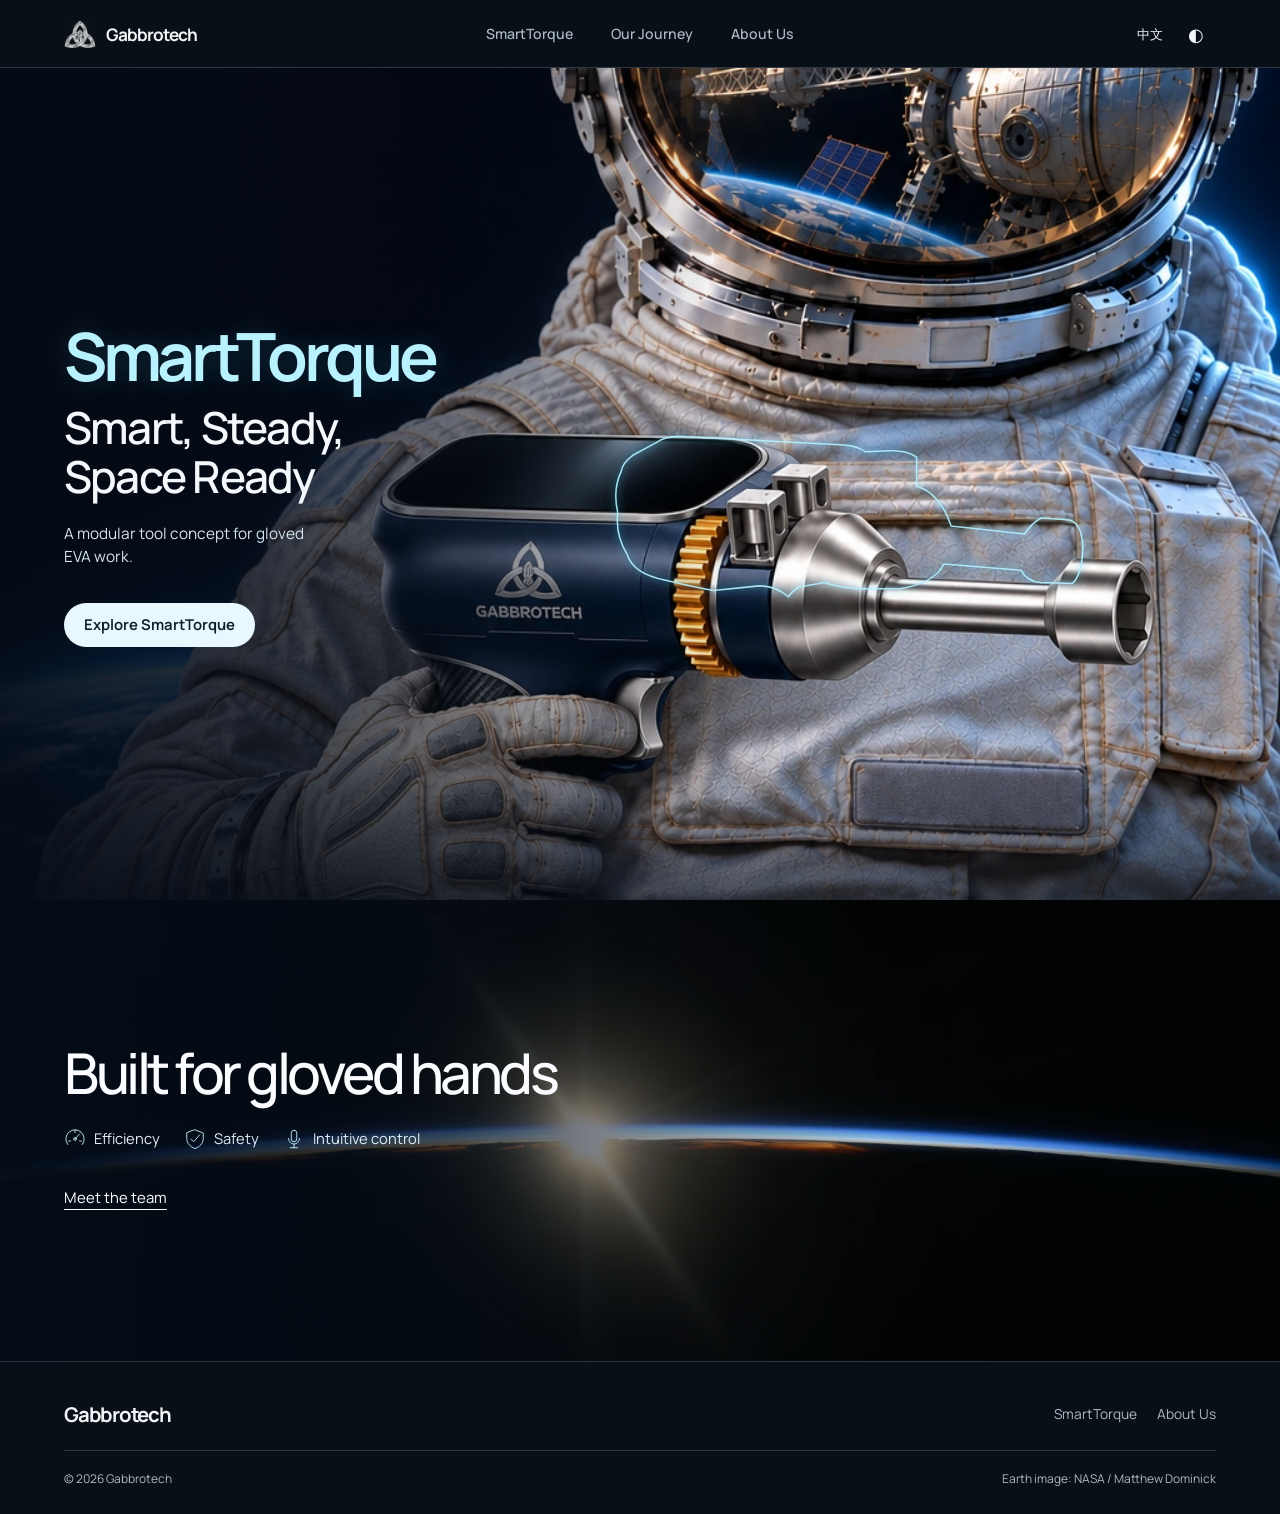
<file: index.html>
<!doctype html>
<html lang="en"><head><meta charset="utf-8"><script>try{document.documentElement.dataset.theme=localStorage.getItem("gabbrotech-theme")||"dark"}catch{}</script><link rel="preload" as="font" type="font/woff2" href="/assets/manrope-latin.woff2" crossorigin><meta name="viewport" content="width=device-width,initial-scale=1"><meta name="theme-color" content="#071017"><title>Gabbrotech — Intelligent Tools for the Work Beyond</title><meta name="description" content="Gabbrotech develops intelligent, modular hardware concepts for demanding EVA operations. Explore SmartTorque, a multifunction handheld tool platform."><link rel="icon" type="image/svg+xml" href="data:image/svg+xml,%3Csvg%20xmlns='http://www.w3.org/2000/svg'%20viewBox='0%200%2064%2064'%3E%3Crect%20width='64'%20height='64'%20fill='%23071017'/%3E%3Cpath%20d='M49%2017H22L14%2025v22h28l8-8V31H32v8h9v1H23V25h26z'%20fill='%2372e3f4'/%3E%3C/svg%3E"><link rel="stylesheet" href="/assets/site.css?v=studio1"><script defer src="/assets/site.js?v=768c9d5bfb41"></script><link rel="stylesheet" href="/assets/editorial.css"><script defer src="/assets/editorial.js?v=operation1"></script><link rel="stylesheet" href="/assets/studio.css?v=studio1"><link rel="stylesheet" href="/assets/home-hero.css?v=1ce94b05476a"></head><body class="home-experience"><a class="skip" href="#main">Skip to content</a><header class="site-header"><div class="wrap nav"><a class="brand" href="/" aria-label="Gabbrotech home"><span class="brand-mark" aria-hidden="true"><img src="/assets/gabbrotech-symbol.webp" alt=""></span>Gabbrotech</a><nav class="nav-links" id="navigation" aria-label="Main navigation"><a href="/smarttorque/" data-i18n-skip data-en="SmartTorque" data-zh="SmartTorque">SmartTorque</a><a href="/journey/" data-i18n-skip data-en="Our Journey" data-zh="探索历程">Our Journey</a><a href="/about/" data-i18n-skip data-en="About Us" data-zh="关于我们">About Us</a></nav><div class="nav-actions"><div class="display-controls"><button class="display-toggle language-toggle" type="button" data-ui="language" aria-label="Switch to Chinese">中文</button><button class="display-toggle theme-toggle" type="button" data-ui="theme" aria-label="Switch to light mode" title="Theme">◐</button></div><button class="menu-toggle" type="button" aria-label="Toggle navigation" aria-controls="navigation" aria-expanded="false">☰</button></div></div></header><main id="main"><section id="about" class="home-hero" aria-labelledby="home-hero-title">
  <div class="home-hero-art">
    <picture>
      <source media="(max-aspect-ratio: 11/10)" srcset="/assets/editorial/smarttorque-hero-portrait.webp 1024w, /assets/editorial/smarttorque-hero-portrait-hd.webp 2048w" sizes="max(100vw, 67svh)">
      <img src="/assets/editorial/smarttorque-hero-wide.webp" srcset="/assets/editorial/smarttorque-hero-wide.webp 1672w, /assets/editorial/smarttorque-hero-wide-hd.webp 3344w" sizes="max(100vw, 178svh)" width="1672" height="941" fetchpriority="high" alt="Astronaut holding SmartTorque above Earth">
    </picture>
    <svg class="home-hero-outline home-hero-outline--wide" viewBox="0 0 1672 941" preserveAspectRatio="xMaxYMid slice" aria-hidden="true">
      <path d="M927 456 Q928 447 940 438 L966 424 Q978 415 1001 417 L1175 426 Q1195 427 1203 434 L1231 433 Q1249 432 1261 440 L1261 473 Q1288 481 1300 518 L1383 527 Q1392 514 1402 509 L1431 511 Q1448 512 1449 543 Q1448 574 1437 583 L1401 582 Q1386 581 1379 568 L1292 561 Q1281 583 1242 589 L1193 589 Q1171 587 1157 582 L1128 587 Q1119 593 1116 598 Q1099 584 1080 586 L1031 591 Q1000 585 976 579 Q941 572 934 551 Q920 528 923 503 Q917 477 927 456Z"/>
    </svg>
    <svg class="home-hero-outline home-hero-outline--portrait" viewBox="0 0 1024 1536" preserveAspectRatio="xMaxYMid slice" aria-hidden="true">
      <path d="M305 780 Q298 764 315 748 L357 732 Q369 728 387 728 L578 732 Q598 733 609 741 L624 751 L646 752 Q662 754 663 764 L663 791 Q700 802 723 840 L835 848 L854 829 L895 828 Q917 829 921 864 Q919 904 907 911 L858 909 Q848 907 836 890 L722 883 Q710 911 666 924 L581 920 Q564 923 547 926 L535 925 Q524 927 519 936 Q493 931 471 937 L438 942 Q404 919 370 908 L337 899 Q318 892 309 869 Q300 848 303 834 Q297 808 305 780Z"/>
    </svg>
  </div>
  <div class="home-hero-copy">
    <h1 id="home-hero-title" data-i18n-skip>SmartTorque</h1>
    <p class="home-hero-slogan" lang="en" data-i18n-skip><span>Smart, Steady,</span> <span>Space Ready</span></p>
    <p class="home-hero-definition" data-i18n-skip data-en="A modular tool concept for gloved EVA work." data-zh="为戴手套的舱外作业设计的模块化工具。">A modular tool concept for gloved EVA work.</p>
    <a class="home-hero-link" href="/smarttorque/" data-i18n-skip data-en="Explore SmartTorque" data-zh="探索 SmartTorque">Explore SmartTorque</a>
  </div>
</section>
<section class="mission-field" id="applications" aria-labelledby="mission-title"><img class="orbital-atmosphere" src="/assets/editorial/orbital-horizon.webp" alt="" loading="lazy" decoding="async"><div class="mission-words"><h2 id="mission-title" data-i18n-skip data-en="Built for gloved hands" data-zh="为戴手套的双手而设计">Built for gloved hands</h2><div class="mission-symbols"><div><svg viewbox="0 0 48 48" fill="none" stroke="currentColor" stroke-width="2" stroke-linecap="round" stroke-linejoin="round" aria-hidden="true"><path d="M8 36a20 20 0 1 1 32 0M24 24l10-11M10 29l4-1m20 0 4 1M24 5v5"></path><circle cx="24" cy="24" r="3"></circle></svg><span data-i18n-skip data-en="Efficiency" data-zh="作业效率">Efficiency</span></div><div><svg viewbox="0 0 48 48" fill="none" stroke="currentColor" stroke-width="2" stroke-linecap="round" stroke-linejoin="round" aria-hidden="true"><path d="M24 4 42 11v12c0 11-8 18-18 22C14 41 6 34 6 23V11Z"></path><path d="m15 24 6 6 13-15"></path></svg><span data-i18n-skip data-en="Safety" data-zh="操作安全">Safety</span></div><div><svg viewbox="0 0 48 48" fill="none" stroke="currentColor" stroke-width="2" stroke-linecap="round" stroke-linejoin="round" aria-hidden="true"><rect x="18" y="5" width="12" height="25" rx="6"></rect><path d="M12 23a12 12 0 0 0 24 0M24 35v8m-8 0h16"></path></svg><span data-i18n-skip data-en="Intuitive control" data-zh="直观控制">Intuitive control</span></div></div><a class="action-link" href="/about/"><span data-i18n-skip data-en="Meet the team" data-zh="认识团队">Meet the team</span></a></div></section></main><footer class="site-footer"><div class="studio-footer"><a class="brand" href="/">Gabbrotech</a><div class="footer-links"><a href="/smarttorque/">SmartTorque</a><a href="/about/"><span data-i18n-skip data-en="About Us" data-zh="关于我们">About Us</span></a></div><div class="studio-colophon"><span>© 2026 Gabbrotech</span><a href="https://www.nasa.gov/image-article/sunrise-begins/" rel="noopener" target="_blank"><span data-i18n-skip data-en="Earth image: NASA / Matthew Dominick" data-zh="地球日出摄影 · NASA / Matthew Dominick">Earth image: NASA / Matthew Dominick</span></a></div></div></footer></body></html>
</file>
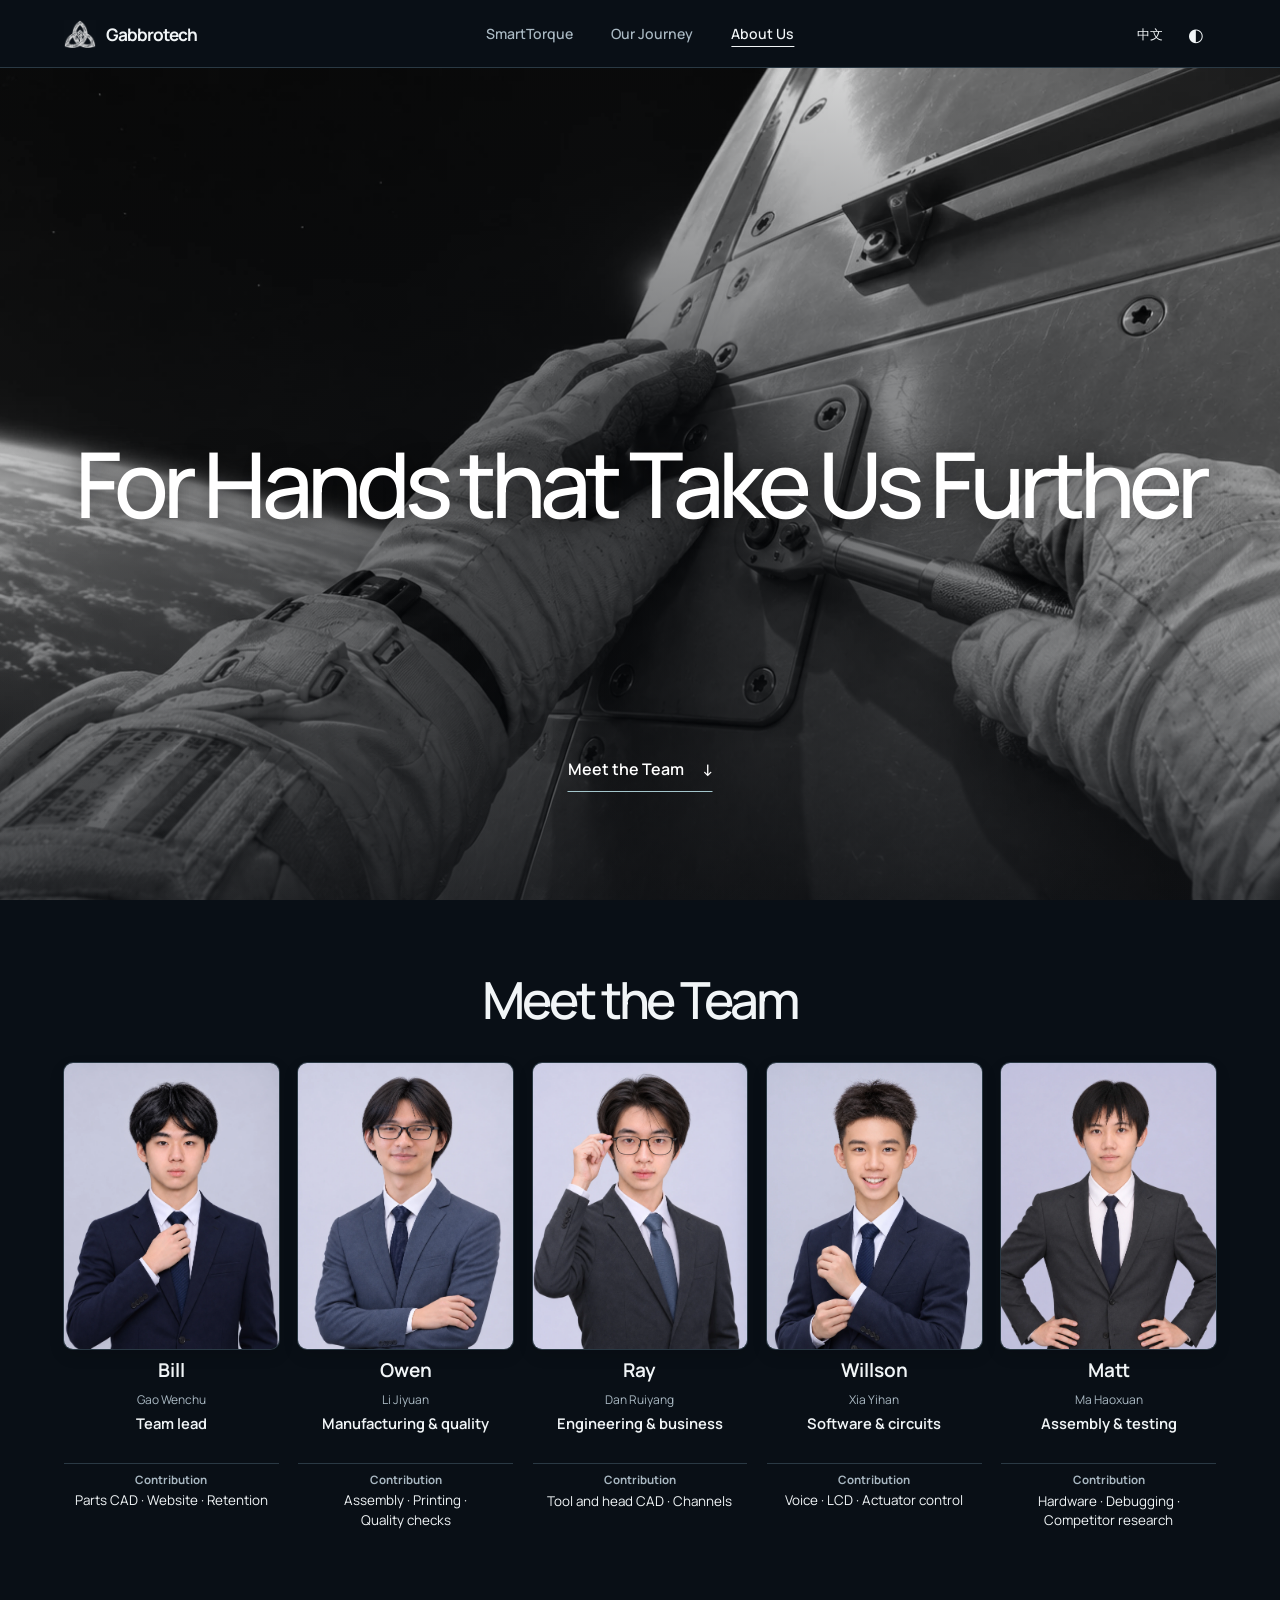
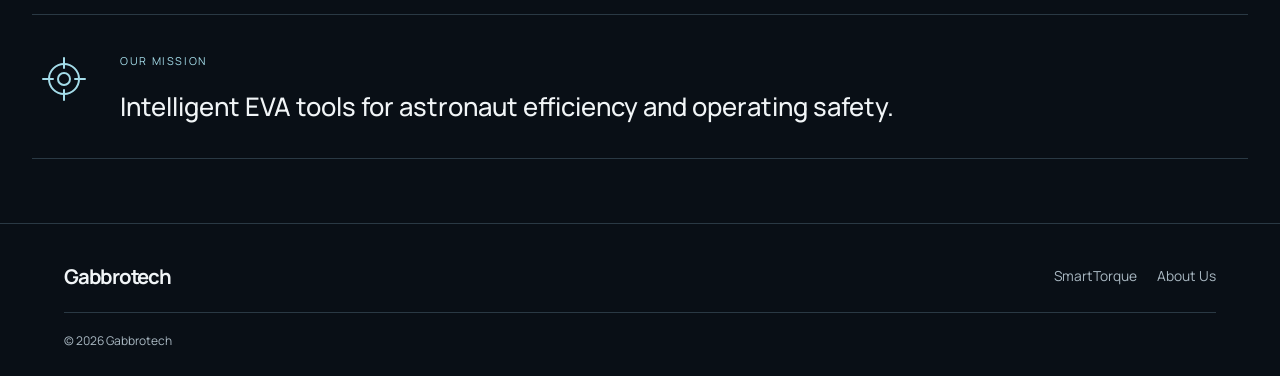
<file: about/index.html>
<!doctype html>
<html lang="en"><head><meta charset="utf-8"><script>try{document.documentElement.dataset.theme=localStorage.getItem("gabbrotech-theme")||"dark"}catch{}</script><link rel="preload" as="font" type="font/woff2" href="/assets/manrope-latin.woff2" crossorigin><meta name="viewport" content="width=device-width,initial-scale=1"><meta name="theme-color" content="#071017"><title>About Us | Gabbrotech</title><meta name="description" content="Gabbrotech develops intelligent, modular hardware concepts for demanding EVA operations. Explore SmartTorque, a multifunction handheld tool platform."><link rel="icon" type="image/svg+xml" href="data:image/svg+xml,%3Csvg%20xmlns='http://www.w3.org/2000/svg'%20viewBox='0%200%2064%2064'%3E%3Crect%20width='64'%20height='64'%20fill='%23071017'/%3E%3Cpath%20d='M49%2017H22L14%2025v22h28l8-8V31H32v8h9v1H23V25h26z'%20fill='%2372e3f4'/%3E%3C/svg%3E"><link rel="stylesheet" href="/assets/site.css?v=studio1"><link rel="stylesheet" href="/assets/stage.css"><script defer src="/assets/site.js?v=768c9d5bfb41"></script><script defer src="/assets/voice.js"></script><script defer src="/assets/features.js"></script><link rel="stylesheet" href="/assets/editorial.css"><script defer src="/assets/editorial.js?v=operation1"></script><link rel="stylesheet" href="/assets/pages.css?v=nov11b"><link rel="stylesheet" href="/assets/team-portraits.css?v=nov14"><link rel="stylesheet" href="/assets/team-first.css?v=nov14"><link rel="stylesheet" href="/assets/studio.css?v=studio1"><link rel="stylesheet" href="/assets/operation.css?v=1"><link rel="stylesheet" href="/assets/about-team-motion.css?v=ad4baccc0ef2"><script defer src="/assets/about-team-motion.js?v=1295817b3db1"></script></head><body><a class="skip" href="#main">Skip to content</a><header class="site-header"><div class="wrap nav"><a class="brand" href="/" aria-label="Gabbrotech home"><span class="brand-mark" aria-hidden="true"><img src="/assets/gabbrotech-symbol.webp" alt=""></span>Gabbrotech</a><nav class="nav-links" id="navigation" aria-label="Main navigation"><a href="/smarttorque/" data-i18n-skip data-en="SmartTorque" data-zh="SmartTorque">SmartTorque</a><a href="/journey/" data-i18n-skip data-en="Our Journey" data-zh="探索历程">Our Journey</a><a href="/about/" aria-current="page" data-i18n-skip data-en="About Us" data-zh="关于我们">About Us</a></nav><div class="nav-actions"><div class="display-controls"><button class="display-toggle language-toggle" type="button" data-ui="language" aria-label="Switch to Chinese">中文</button><button class="display-toggle theme-toggle" type="button" data-ui="theme" aria-label="Switch to light mode" title="Theme">◐</button></div><button class="menu-toggle" type="button" aria-label="Toggle navigation" aria-controls="navigation" aria-expanded="false">☰</button></div></div></header><main id="main"><section class="people-hero team-hero" aria-labelledby="people-motto"><img src="/assets/editorial/about-eva-hands.webp" width="1916" height="821" fetchpriority="high" alt=""><div class="people-copy"><h1 id="people-motto" class="company-slogan" data-i18n-skip data-en="For Hands that Take Us Further" data-zh="为探索者的双手而造">For Hands that Take Us Further</h1><a href="#team"><span  data-i18n-skip data-en="Meet the Team" data-zh="认识团队">Meet the Team</span> <span aria-hidden="true">↓</span></a></div></section>
<section id="team" data-team-video="/assets/team/team-entrance.mp4?v=17614f5a51db" class="team-landing" aria-labelledby="team-title"><div class="team-entrance"><div class="team-portrait-stage"><header class="team-landing-heading"><h2 id="team-title" data-i18n-skip data-en="Meet the Team" data-zh="认识我们的团队">Meet the Team</h2></header><ul class="team-frame-grid"><li class="team-frame"><div class="member-portrait has-photo"><img src="/assets/team/bill-natural.webp" alt="Bill — Gabbrotech team portrait" width="1086" height="1448" loading="lazy" decoding="async"></div><h3 class="team-frame-name">Bill</h3><div class="member-info"><p data-i18n-skip data-en="Gao Wenchu" data-zh="高文楚" class="member-name">Gao Wenchu</p><p class="member-role" data-i18n-skip data-en="Team lead" data-zh="团队负责人">Team lead</p><div class="member-contribution"><p class="member-contribution-label" data-i18n-skip data-en="Contribution" data-zh="贡献">Contribution</p><p data-i18n-skip data-en="Parts CAD · Website · Retention" data-zh="零件建模 · 网页设计 · 防丢失结构" class="member-work">Parts CAD · Website · Retention</p></div></div></li><li class="team-frame"><div class="member-portrait has-photo"><img src="/assets/team/owen.webp" alt="Owen — Gabbrotech team portrait" width="1086" height="1448" loading="lazy" decoding="async"></div><h3 class="team-frame-name">Owen</h3><div class="member-info"><p data-i18n-skip data-en="Li Jiyuan" data-zh="李纪源" class="member-name">Li Jiyuan</p><p class="member-role" data-i18n-skip data-en="Manufacturing &amp; quality" data-zh="制造与质量">Manufacturing &amp; quality</p><div class="member-contribution"><p class="member-contribution-label" data-i18n-skip data-en="Contribution" data-zh="贡献">Contribution</p><p data-i18n-skip data-en="Assembly · Printing · Quality checks" data-zh="产品组装 · 打印监督 · 质量检查" class="member-work">Assembly · Printing · Quality checks</p></div></div></li><li class="team-frame"><div class="member-portrait has-photo"><img src="/assets/team/ray-refined.webp" alt="Ray — Gabbrotech team portrait" width="1086" height="1448" loading="lazy" decoding="async"></div><h3 class="team-frame-name">Ray</h3><div class="member-info"><p data-i18n-skip data-en="Dan Ruiyang" data-zh="但睿洋" class="member-name">Dan Ruiyang</p><p class="member-role" data-i18n-skip data-en="Engineering &amp; business" data-zh="工程与商业">Engineering &amp; business</p><div class="member-contribution"><p class="member-contribution-label" data-i18n-skip data-en="Contribution" data-zh="贡献">Contribution</p><p data-i18n-skip data-en="Tool and head CAD · Channels" data-zh="工具与接头建模 · 销售渠道" class="member-work">Tool and head CAD · Channels</p></div></div></li><li class="team-frame"><div class="member-portrait has-photo"><img src="/assets/team/wilson.webp" alt="Willson — Gabbrotech team portrait" width="1086" height="1448" loading="lazy" decoding="async"></div><h3 class="team-frame-name">Willson</h3><div class="member-info"><p data-i18n-skip data-en="Xia Yihan" data-zh="夏翊涵" class="member-name">Xia Yihan</p><p class="member-role" data-i18n-skip data-en="Software &amp; circuits" data-zh="软件与电路">Software &amp; circuits</p><div class="member-contribution"><p class="member-contribution-label" data-i18n-skip data-en="Contribution" data-zh="贡献">Contribution</p><p data-i18n-skip data-en="Voice · LCD · Actuator control" data-zh="语音交互 · LCD 显示 · 执行器控制" class="member-work">Voice · LCD · Actuator control</p></div></div></li><li class="team-frame"><div class="member-portrait has-photo"><img src="/assets/team/matt-studio-close.webp" alt="Matt — Gabbrotech team portrait" width="1086" height="1448" loading="lazy" decoding="async"></div><h3 class="team-frame-name">Matt</h3><div class="member-info"><p data-i18n-skip data-en="Ma Haoxuan" data-zh="马颢轩" class="member-name">Ma Haoxuan</p><p class="member-role" data-i18n-skip data-en="Assembly &amp; testing" data-zh="组装与测试">Assembly &amp; testing</p><div class="member-contribution"><p class="member-contribution-label" data-i18n-skip data-en="Contribution" data-zh="贡献">Contribution</p><p data-i18n-skip data-en="Hardware · Debugging · Competitor research" data-zh="硬件组装 · 调试维修 · 竞品研究" class="member-work">Hardware · Debugging · Competitor research</p></div></div></li></ul></div></div></section><section class="about-mission"><div class="mission-icon-large"><svg viewbox="0 0 48 48" fill="none" stroke="currentColor" stroke-width="2" stroke-linecap="round" stroke-linejoin="round" aria-hidden="true"><circle cx="24" cy="24" r="15"></circle><circle cx="24" cy="24" r="6"></circle><path d="M24 3v10m0 22v10M3 24h10m22 0h10"></path></svg></div><div><small data-i18n-skip data-en="OUR MISSION" data-zh="我们的使命">OUR MISSION</small><h2 data-i18n-skip data-en="Intelligent EVA tools for astronaut efficiency and operating safety." data-zh="设计智能化舱外工具，提升宇航员的工作效率与操作安全。">Intelligent EVA tools for astronaut efficiency and operating safety.</h2></div></section></main><footer class="site-footer"><div class="studio-footer"><a class="brand" href="/">Gabbrotech</a><div class="footer-links"><a href="/smarttorque/">SmartTorque</a><a href="/about/"><span data-i18n-skip data-en="About Us" data-zh="关于我们">About Us</span></a></div><div class="studio-colophon"><span>© 2026 Gabbrotech</span></div></div></footer></body></html>
</file>
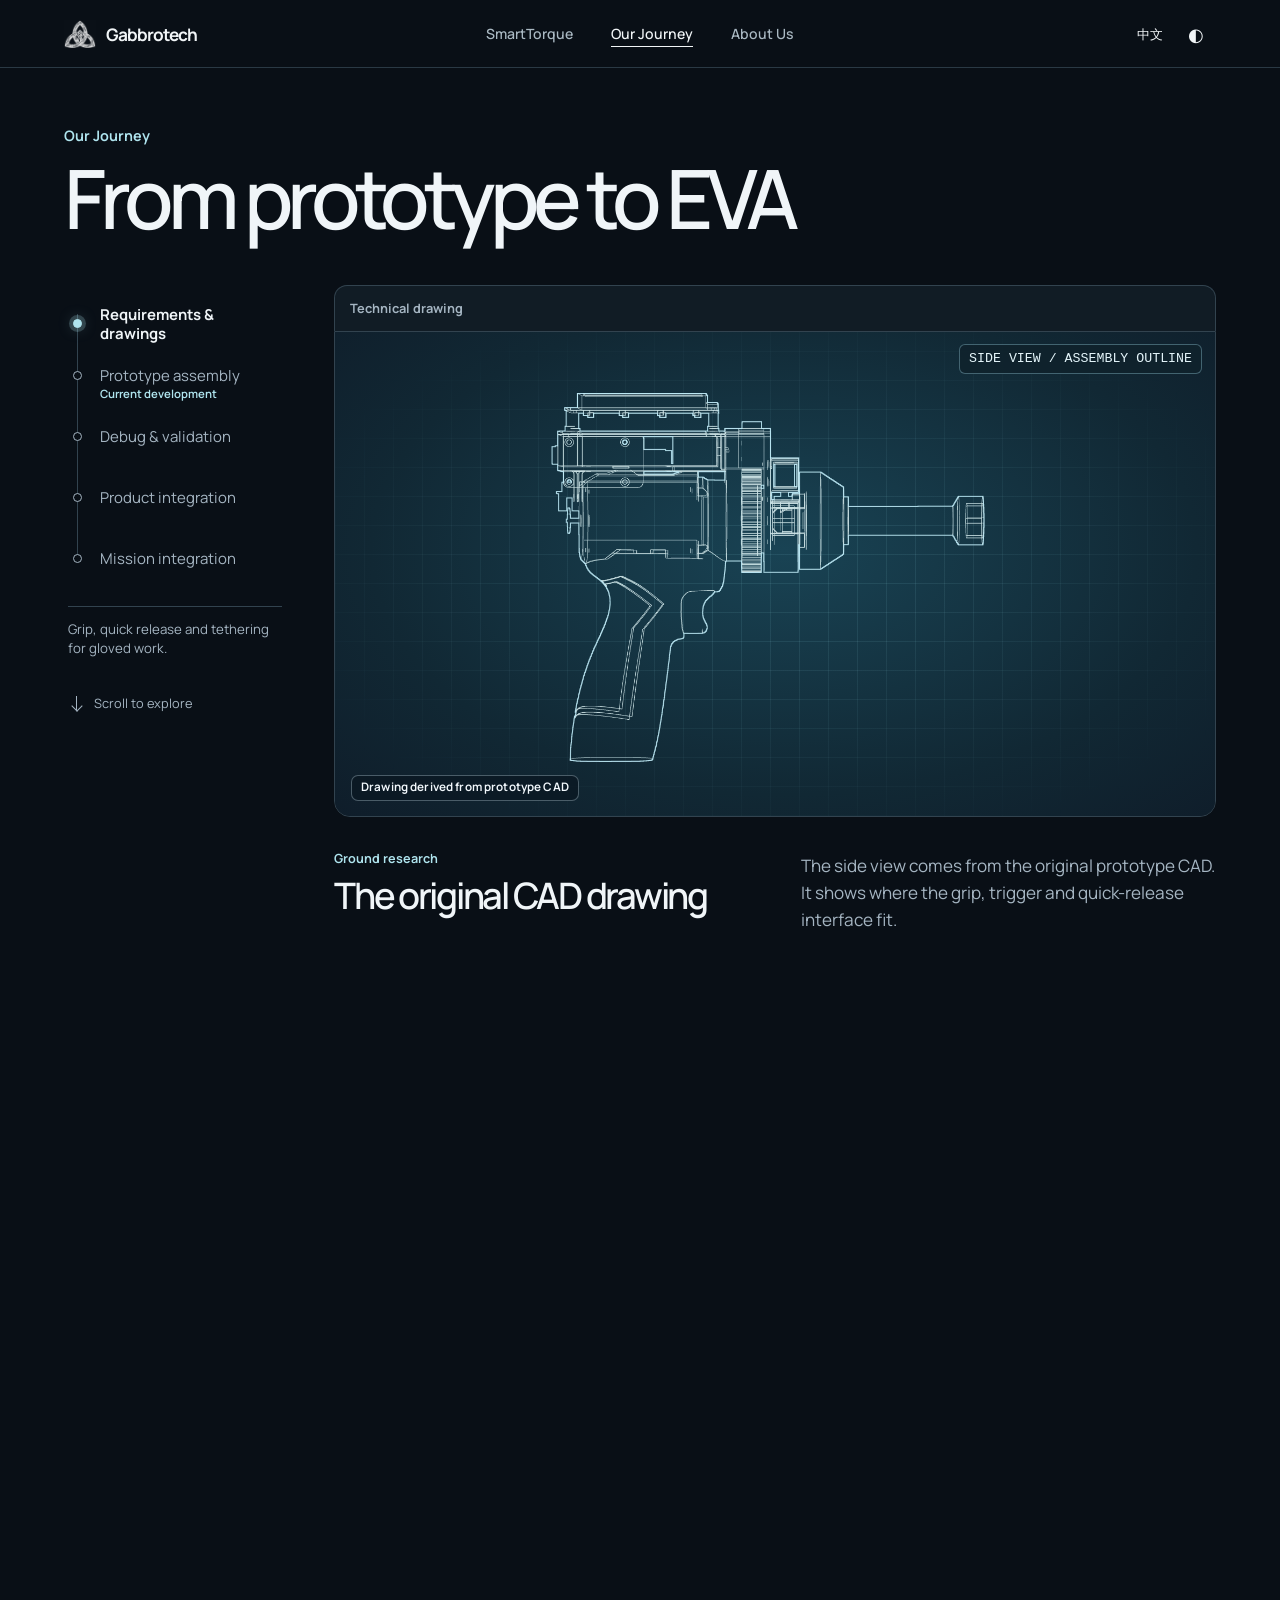
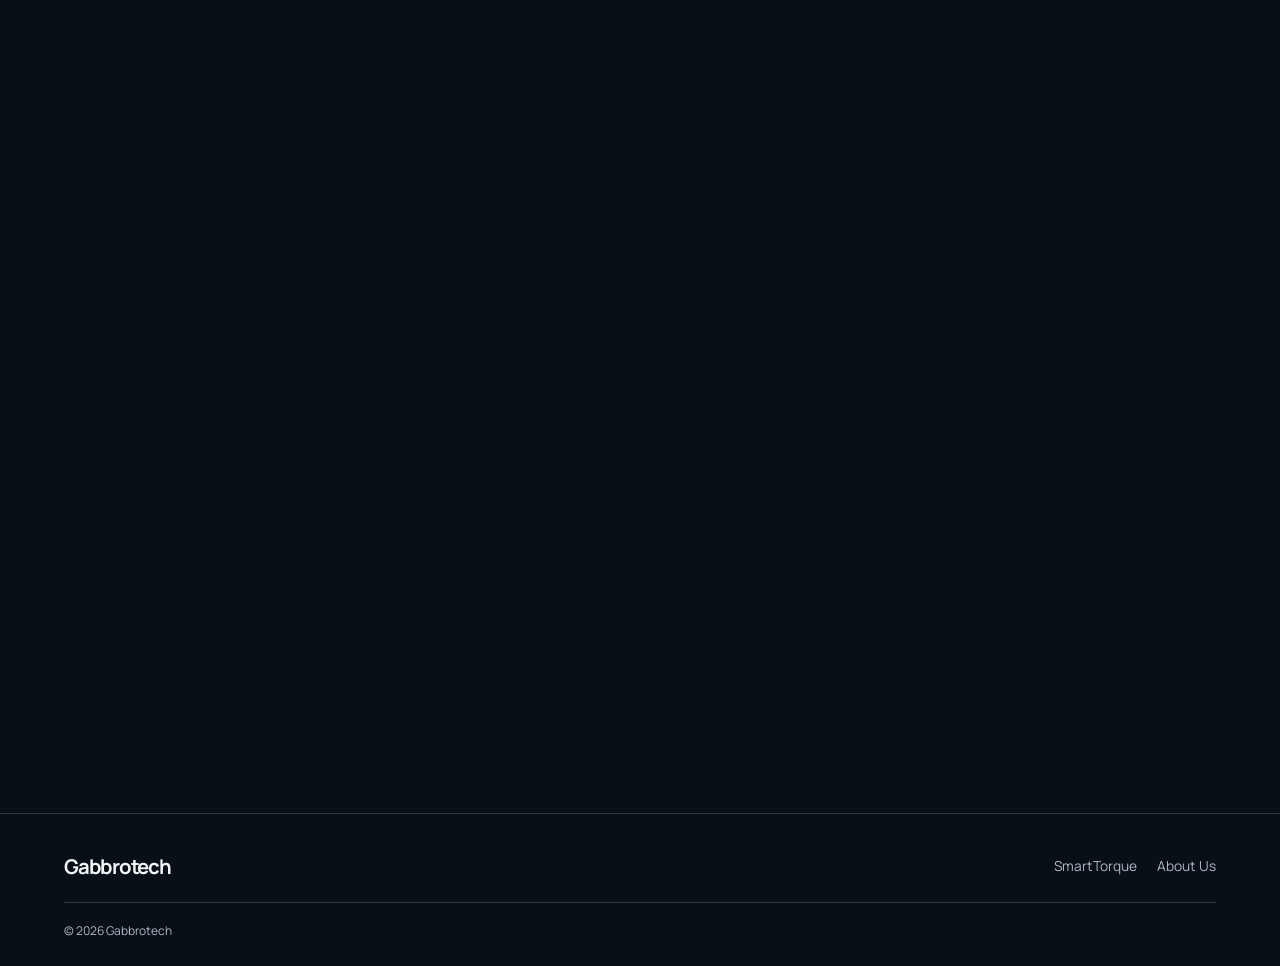
<file: journey/index.html>
<!doctype html>
<html lang="en"><head><meta charset="utf-8"><script>try{document.documentElement.dataset.theme=localStorage.getItem("gabbrotech-theme")||"dark"}catch{}</script><link rel="preload" as="font" type="font/woff2" href="/assets/manrope-latin.woff2" crossorigin><meta name="viewport" content="width=device-width,initial-scale=1"><meta name="theme-color" content="#071017"><title>Our Journey | Gabbrotech</title><meta name="description" content="Follow SmartTorque from gloved-operation design and the current prototype to planned engineering validation and future EVA integration."><link rel="icon" type="image/svg+xml" href="data:image/svg+xml,%3Csvg%20xmlns='http://www.w3.org/2000/svg'%20viewBox='0%200%2064%2064'%3E%3Crect%20width='64'%20height='64'%20fill='%23071017'/%3E%3Cpath%20d='M49%2017H22L14%2025v22h28l8-8V31H32v8h9v1H23V25h26z'%20fill='%2372e3f4'/%3E%3C/svg%3E"><link rel="stylesheet" href="/assets/site.css?v=studio1"><link rel="stylesheet" href="/assets/stage.css"><script defer src="/assets/site.js?v=768c9d5bfb41"></script><link rel="stylesheet" href="/assets/editorial.css"><script defer src="/assets/editorial.js?v=operation1"></script><link rel="stylesheet" href="/assets/pages.css?v=nov11b"><link rel="stylesheet" href="/assets/studio.css?v=studio1"><script type="importmap">{"imports":{"three":"/assets/vendor/three-0.180.0/build/three.module.min.js","three/addons/":"/assets/vendor/three-0.180.0/examples/jsm/"}}</script><link rel="stylesheet" href="/assets/journey-story.css?v=57c7b5031b86"><script type="module" src="/assets/journey-story.js?v=aa90709699af"></script></head><body><a class="skip" href="#main">Skip to content</a><header class="site-header"><div class="wrap nav"><a class="brand" href="/" aria-label="Gabbrotech home"><span class="brand-mark" aria-hidden="true"><img src="/assets/gabbrotech-symbol.webp" alt=""></span>Gabbrotech</a><nav class="nav-links" id="navigation" aria-label="Main navigation"><a href="/smarttorque/" data-i18n-skip data-en="SmartTorque" data-zh="SmartTorque">SmartTorque</a><a href="/journey/" aria-current="page" data-i18n-skip data-en="Our Journey" data-zh="探索历程">Our Journey</a><a href="/about/" data-i18n-skip data-en="About Us" data-zh="关于我们">About Us</a></nav><div class="nav-actions"><div class="display-controls"><button class="display-toggle language-toggle" type="button" data-ui="language" aria-label="Switch to Chinese">中文</button><button class="display-toggle theme-toggle" type="button" data-ui="theme" aria-label="Switch to light mode" title="Theme">◐</button></div><button class="menu-toggle" type="button" aria-label="Toggle navigation" aria-controls="navigation" aria-expanded="false">☰</button></div></div></header><main id="main" class="journey">
  <header class="journey-heading wrap">
    <p data-i18n-skip data-en="Our Journey" data-zh="探索历程">Our Journey</p>
    <h1 data-i18n-skip data-en="From prototype to EVA" data-zh="从地面原型到舱外任务">From prototype to EVA</h1>
  </header>

  <section class="journey-board wrap" aria-label="SmartTorque development roadmap" data-label-en="SmartTorque development roadmap" data-label-zh="SmartTorque 研发路线图">
    <aside class="journey-rail">
      <nav aria-label="Journey timeline" data-label-en="Journey timeline" data-label-zh="研发时间轴">
        <ol class="journey-nodes">
          <li><a href="#requirements"><span class="journey-dot" aria-hidden="true"></span><span class="journey-node-label" data-i18n-skip data-en="Requirements & drawings" data-zh="需求与图纸">Requirements &amp; drawings</span></a></li>
          <li><a href="#prototype" class="journey-current"><span class="journey-dot" aria-hidden="true"></span><span class="journey-node-label" data-i18n-skip data-en="Prototype assembly" data-zh="原型成形">Prototype assembly</span><small data-i18n-skip data-en="Current development" data-zh="当前研发">Current development</small></a></li>
          <li><a href="#validation"><span class="journey-dot" aria-hidden="true"></span><span class="journey-node-label" data-i18n-skip data-en="Debug & validation" data-zh="调试与验证">Debug &amp; validation</span></a></li>
          <li><a href="#interfaces"><span class="journey-dot" aria-hidden="true"></span><span class="journey-node-label" data-i18n-skip data-en="Product integration" data-zh="集成迭代">Product integration</span></a></li>
          <li><a href="#missions"><span class="journey-dot" aria-hidden="true"></span><span class="journey-node-label" data-i18n-skip data-en="Mission integration" data-zh="任务集成">Mission integration</span></a></li>
        </ol>
      </nav>
      <p class="journey-scroll-hint"><span aria-hidden="true"></span><span data-i18n-skip data-en="Scroll to explore" data-zh="向下滚动探索">Scroll to explore</span></p>
    </aside>
    <div class="journey-flow">
      <div class="journey-viewport">
        <div class="journey-stage-toolbar" hidden>
          <div class="journey-stage-heading">
            <p class="journey-mobile-chapter" aria-hidden="true"></p>
            <p class="journey-stage-title"></p>
          </div>
        </div>
        <div class="journey-art" aria-hidden="true">
          <div class="journey-plate journey-drawing"><img src="/assets/editorial/journey-cad-drawing.webp" alt="" width="1600" height="900" decoding="async" fetchpriority="high"></div>
          <div class="journey-plate journey-end">
            <img src="/assets/editorial/journey-eva-closeup.webp" alt="" width="1672" height="941" decoding="async">
            <svg class="journey-tether-path" hidden viewBox="0 0 1672 941" aria-hidden="true">
              <path pathLength="1" d="M653 409 C646 453 648 515 656 568 C669 658 716 737 782 793 C831 834 887 861 948 868 C1013 872 1067 840 1116 802 C1162 766 1190 743 1223 718"></path>
            </svg>
          </div>
          <div class="journey-canvas"></div>
          <div class="journey-test-symbol" hidden>
            <svg data-symbol="1" viewBox="0 0 64 64" fill="none" aria-hidden="true"><path d="M13 24V13h11m16 0h11v11m0 16v11H40m-16 0H13V40" opacity=".55"/><path d="M8 32h48m-24-9v18m-7-16 14 14m0-14L25 39"/><circle cx="32" cy="32" r="12" opacity=".5"/></svg>
            <svg data-symbol="2" viewBox="0 0 64 64" fill="none" aria-hidden="true"><path d="M32 7v50M10 20l44 24M10 44l44-24M25 13l7 7 7-7m-14 38 7-7 7 7M12 28l9-3-2-9m26 32-2-9 9-3m-40 0 9 3-2 9m26-32-2 9 9 3"/><circle cx="32" cy="32" r="4"/></svg>
            <svg data-symbol="3" viewBox="0 0 64 64" fill="none" aria-hidden="true"><path d="M21 38V14a6 6 0 0 1 12 0v24a11 11 0 1 1-12 0Z"/><path d="M27 26v20m15 3c-7-7 6-9 0-16m9 16c-7-7 6-9 0-16m-9-13h10m-10-7h7"/><circle cx="27" cy="48" r="4" fill="currentColor" stroke="none"/></svg>
          </div>
          <div class="journey-technical-note" hidden></div>
          <div class="journey-marker" hidden><span class="journey-marker-dot"></span><span class="journey-marker-name"></span></div>
          <span class="journey-shot-label"></span>
        </div>
        <div class="journey-captions">
          <article class="journey-step" id="requirements" aria-labelledby="journey-requirements-title">
            <figure class="journey-still journey-still-drawing"><img src="/assets/editorial/journey-cad-drawing.webp" alt="Technical side view derived from the SmartTorque prototype CAD." data-alt-zh="根据 SmartTorque 原型 CAD 导出的工程侧视示意图。" width="1600" height="900"></figure>
            <div class="journey-caption">
              <div class="journey-caption-title">
                <p class="journey-stage-status" data-i18n-skip data-en="Ground research" data-zh="地面原型">Ground research</p>
                <h2 id="journey-requirements-title" tabindex="-1" data-i18n-skip data-en="The original CAD drawing" data-zh="从原型工程图开始">The original CAD drawing</h2>
              </div>
              <div class="journey-caption-notes">
                <p data-i18n-skip data-en="The side view comes from the original prototype CAD. It shows where the grip, trigger and quick-release interface fit." data-zh="侧视线稿由原版原型 CAD 导出，可看清握把、扳机与快拆接口的位置关系。">The side view comes from the original prototype CAD. It shows where the grip, trigger and quick-release interface fit.</p>
              </div>
            </div>
          </article>
          <article class="journey-step" id="prototype" aria-labelledby="journey-prototype-title">
            <figure class="journey-still"><img src="/assets/editorial/journey-assembly-still.webp" alt="Exploded view rendered from the SmartTorque prototype CAD." data-alt-zh="根据 SmartTorque 原型 CAD 渲染的装配爆炸图。" width="1280" height="720" loading="lazy" decoding="async"></figure>
            <div class="journey-caption">
              <div class="journey-caption-title">
                <p class="journey-stage-status" data-i18n-skip data-en="Ground research · Current development" data-zh="地面原型 · 当前研发">Ground research · Current development</p>
                <h2 id="journey-prototype-title" tabindex="-1" data-i18n-skip data-en="The prototype takes shape" data-zh="原型逐件成形">The prototype takes shape</h2>
              </div>
              <div class="journey-caption-notes">
                <p data-i18n-skip data-en="Follow the CAD model into assembly as the drive, encoder, electronics and socket seat on one body." data-zh="从 CAD 建模到逐件装配，看传动、编码、控制与套筒如何装到同一个机身上。">Follow the CAD model into assembly as the drive, encoder, electronics and socket seat on one body.</p>
                <a class="journey-link" href="/smarttorque/#explore" data-i18n-skip data-en="View current prototype" data-zh="查看当前原型机">View current prototype</a>
              </div>
            </div>
          </article>
          <article class="journey-step" id="validation" aria-labelledby="journey-validation-title">
            <figure class="journey-still"><img src="/assets/editorial/journey-validation-studio.webp" alt="Concept rendering of SmartTorque secured on a test bench." data-alt-zh="SmartTorque 固定在试验台架上的概念图。" width="1536" height="1024" loading="lazy" decoding="async"></figure>
            <div class="journey-caption">
              <div class="journey-caption-title">
                <p class="journey-stage-status" data-i18n-skip data-en="Engineering validation · Planned" data-zh="工程验证 · 计划">Engineering validation · Planned</p>
                <h2 id="journey-validation-title" tabindex="-1" data-i18n-skip data-en="On the test bench" data-zh="走上工程试验台">On the test bench</h2>
              </div>
              <div class="journey-caption-notes">
                <p class="journey-test-copy" data-i18n-skip data-en="First trace a software command, then show planned locking and environmental checks." data-zh="先跟踪一条软件指令，再展示计划中的锁止、辐射、低温和高温验证。">First trace a software command, then show planned locking and environmental checks.</p>
                <details class="journey-disclosure">
                  <summary data-i18n-skip data-en="View test plan" data-zh="查看验证计划">View test plan</summary>
                  <dl>
                    <div><dt data-i18n-skip data-en="Repeatable locking" data-zh="锁止可靠性">Repeatable locking</dt><dd data-i18n-skip data-en="Do repeated head changes affect secure engagement or release?" data-zh="反复换头后，锁紧与解锁是否仍然可靠？">Do repeated head changes affect secure engagement or release?</dd></div>
                    <div><dt data-i18n-skip data-en="Environmental exposure" data-zh="环境暴露">Environmental exposure</dt><dd><span data-i18n-skip data-en="The sequence illustrates three separate planned checks: radiation, cold and heat. Each asks whether the display, drive and quick release still respond." data-zh="依次示意三项计划验证：辐射、低温和高温。每项重点检查屏幕、传动和快拆的响应。">The sequence illustrates three separate planned checks: radiation, cold and heat. Each asks whether the display, drive and quick release still respond.</span><img class="journey-chamber-still" src="/assets/editorial/journey-exposure-still.webp" alt="Illustration of the tool inside a closed environmental chamber." data-alt-zh="工具置于闭合环境试验舱内的示意图。" width="1280" height="720" loading="lazy" decoding="async"></dd></div>
                  </dl>
                </details>
              </div>
            </div>
          </article>
          <article class="journey-step" id="interfaces" aria-labelledby="journey-interfaces-title">
            <figure class="journey-still"><img src="/assets/editorial/journey-interfaces-still.webp" alt="The CAD assembly aligned with an illustrative task-side interface." data-alt-zh="CAD 装配体与示意任务接口对齐。" width="1280" height="720" loading="lazy" decoding="async"></figure>
            <div class="journey-caption">
              <div class="journey-caption-title">
                <p class="journey-stage-status" data-i18n-skip data-en="Product integration · Design concept" data-zh="集成迭代 · 产品概念">Product integration · Design concept</p>
                <h2 id="journey-interfaces-title" tabindex="-1" data-i18n-skip data-en="From prototype to product" data-zh="从原型到产品">From prototype to product</h2>
              </div>
              <div class="journey-caption-notes">
                <p data-i18n-skip data-en="The prototype’s open electronics give way to a slim housing and integrated LCD. The same drive still takes a socket or pliers." data-zh="原型机的外露电路收进更紧凑的外壳，LCD 与机身齐平，原有动力接口继续适配套筒和钳头。">The prototype’s open electronics give way to a slim housing and integrated LCD. The same drive still takes a socket or pliers.</p>
              </div>
            </div>
          </article>
          <article class="journey-step" id="missions" aria-labelledby="journey-missions-title">
            <figure class="journey-still"><img src="/assets/editorial/journey-eva-closeup.webp" alt="EVA close-up showing an astronaut's right glove on SmartTorque, its socket on a station fastener and its tether clipped to the suit." data-alt-zh="舱外作业近景，宇航员右手握持 SmartTorque，套筒对准舱壁螺丝，系留绳扣在宇航服上。" width="1672" height="941" loading="lazy" decoding="async"></figure>
            <div class="journey-caption">
              <div class="journey-caption-title">
                <p class="journey-stage-status" data-i18n-skip data-en="Mission integration · Long-term objective" data-zh="任务集成 · 长期目标">Mission integration · Long-term objective</p>
                <h2 id="journey-missions-title" tabindex="-1" data-i18n-skip data-en="Towards work in orbit" data-zh="走向真实舱外作业">Towards work in orbit</h2>
              </div>
              <div class="journey-caption-notes">
                <p data-i18n-skip data-en="Mission integration follows the required qualification and acceptance. The concept shows a socket at a station fastener and a tether to the suit." data-zh="完成所需鉴定与验收后，才推进任务集成。概念画面展示套筒对准舱壁螺丝，系留绳连接宇航服。">Mission integration follows the required qualification and acceptance. The concept shows a socket at a station fastener and a tether to the suit.</p>
                <a class="journey-link" href="/smarttorque/" data-i18n-skip data-en="Explore SmartTorque" data-zh="探索 SmartTorque">Explore SmartTorque</a>
              </div>
            </div>
          </article>
        </div>
          <div class="journey-comparison" hidden>
            <label for="journey-compare" data-i18n-skip data-en="Compare the prototype and the integrated housing" data-zh="对比原型与一体化机身">Compare the prototype and the integrated housing</label>
            <input id="journey-compare" type="range" min="0" max="100" value="0">
            <div><span data-i18n-skip data-en="Prototype" data-zh="原型机">Prototype</span><span data-i18n-skip data-en="Integrated concept" data-zh="集成概念">Integrated concept</span></div>
          </div>
      </div>
      <div class="journey-distance" aria-hidden="true"></div>
    </div>
  </section>
</main><footer class="site-footer"><div class="studio-footer"><a class="brand" href="/">Gabbrotech</a><div class="footer-links"><a href="/smarttorque/">SmartTorque</a><a href="/about/"><span data-i18n-skip data-en="About Us" data-zh="关于我们">About Us</span></a></div><div class="studio-colophon"><span>© 2026 Gabbrotech</span></div></div></footer></body></html>
</file>
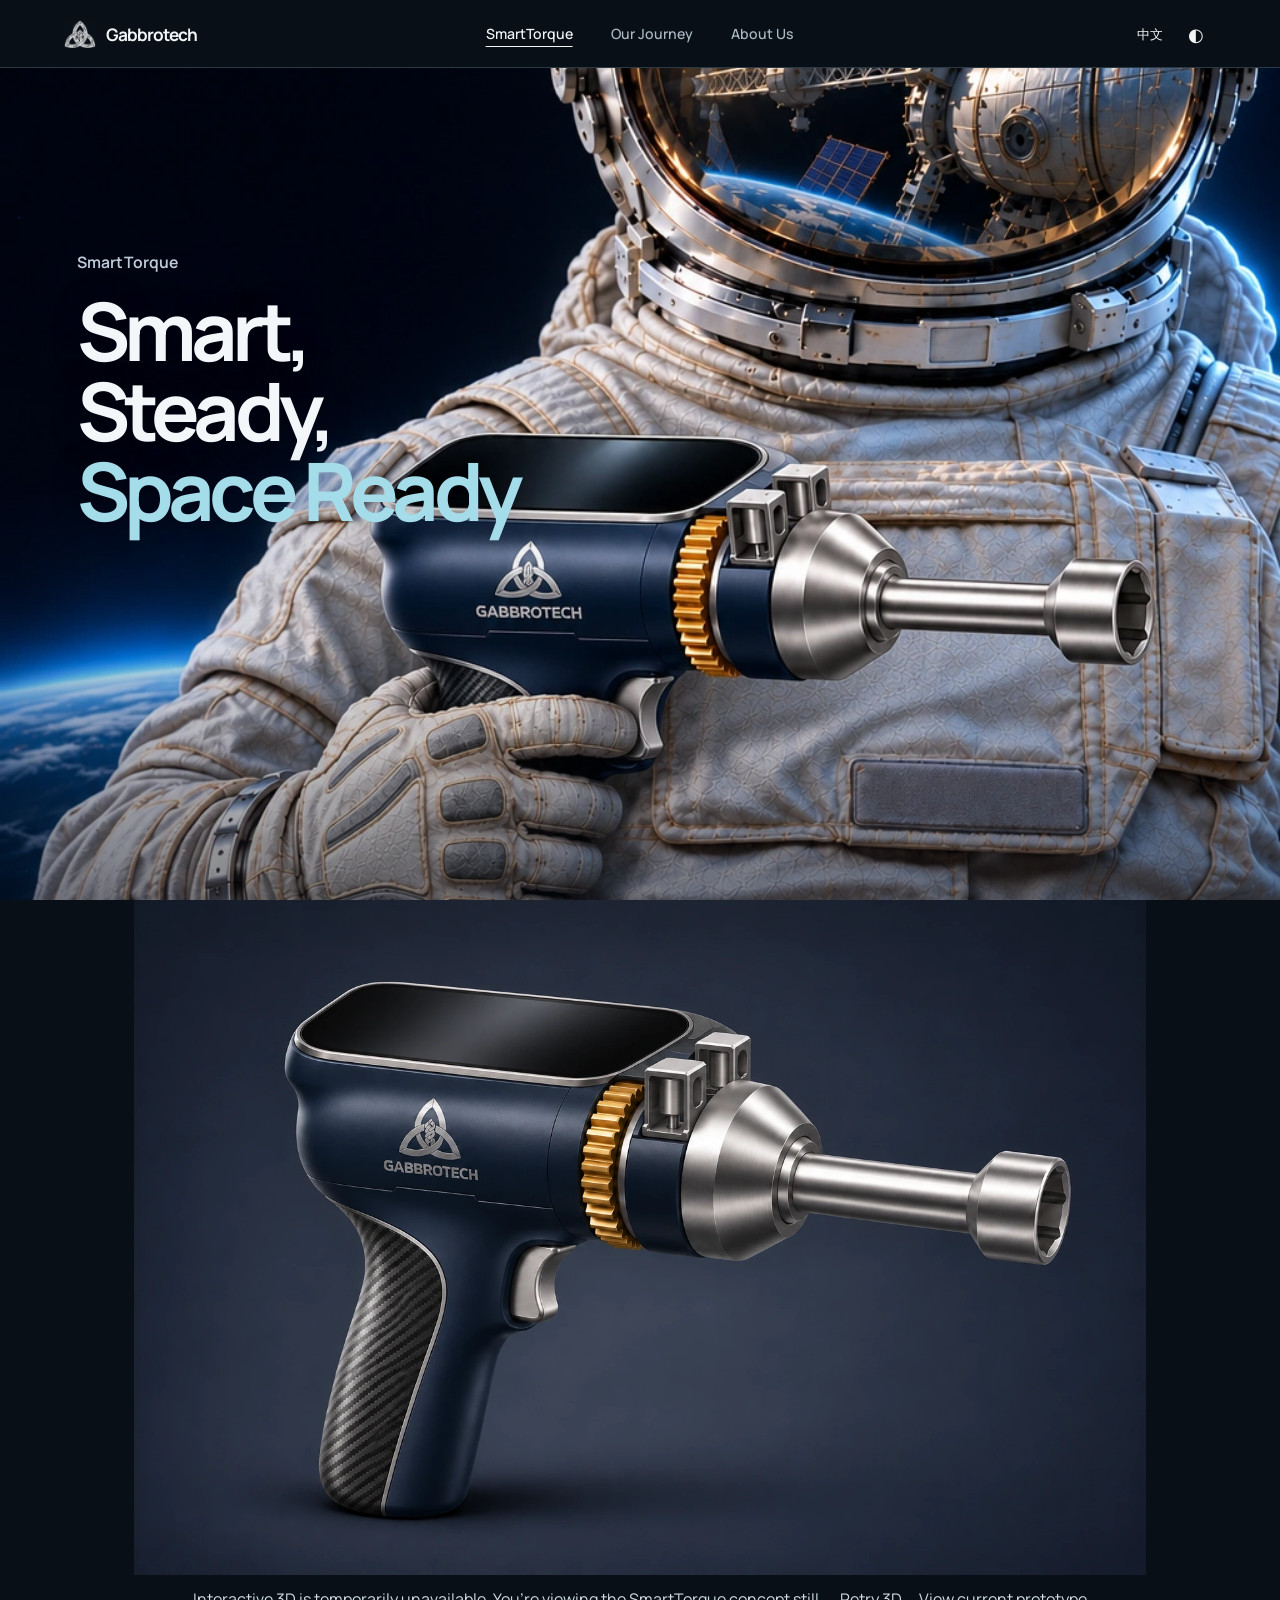
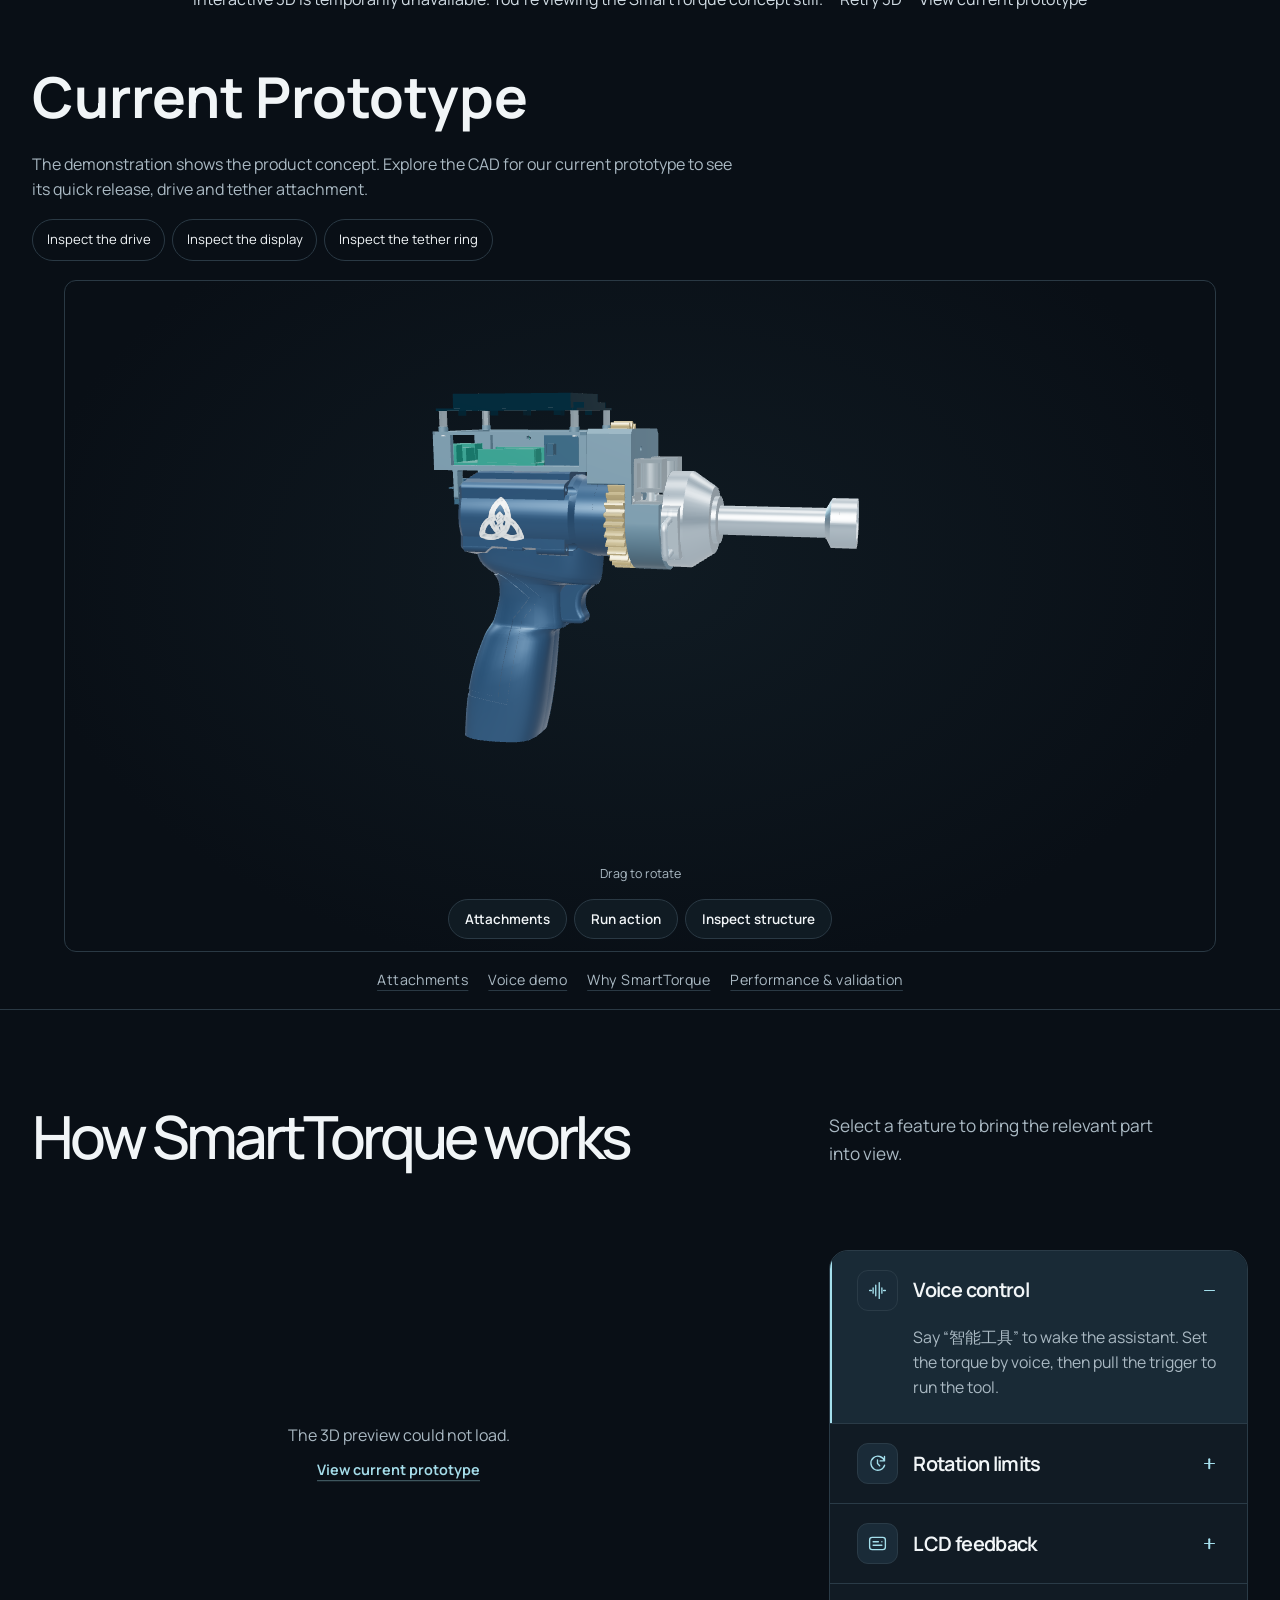
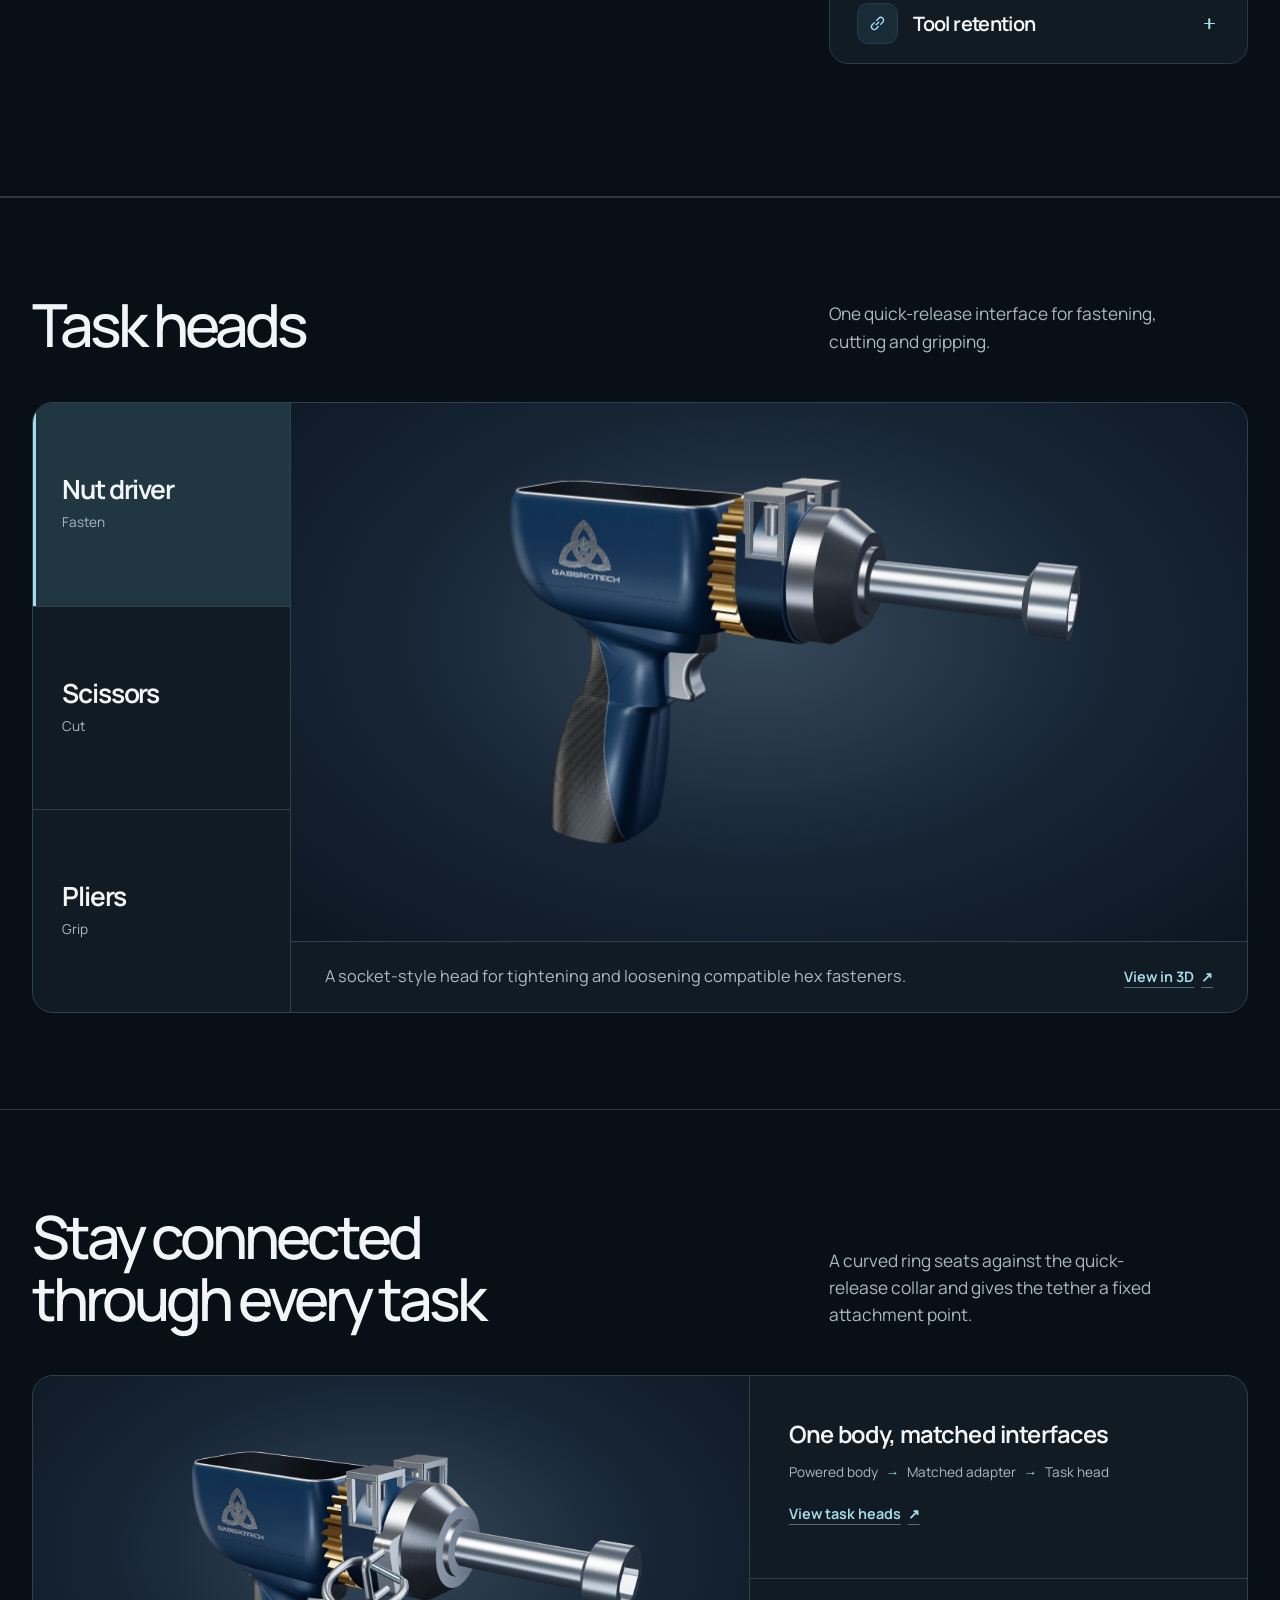
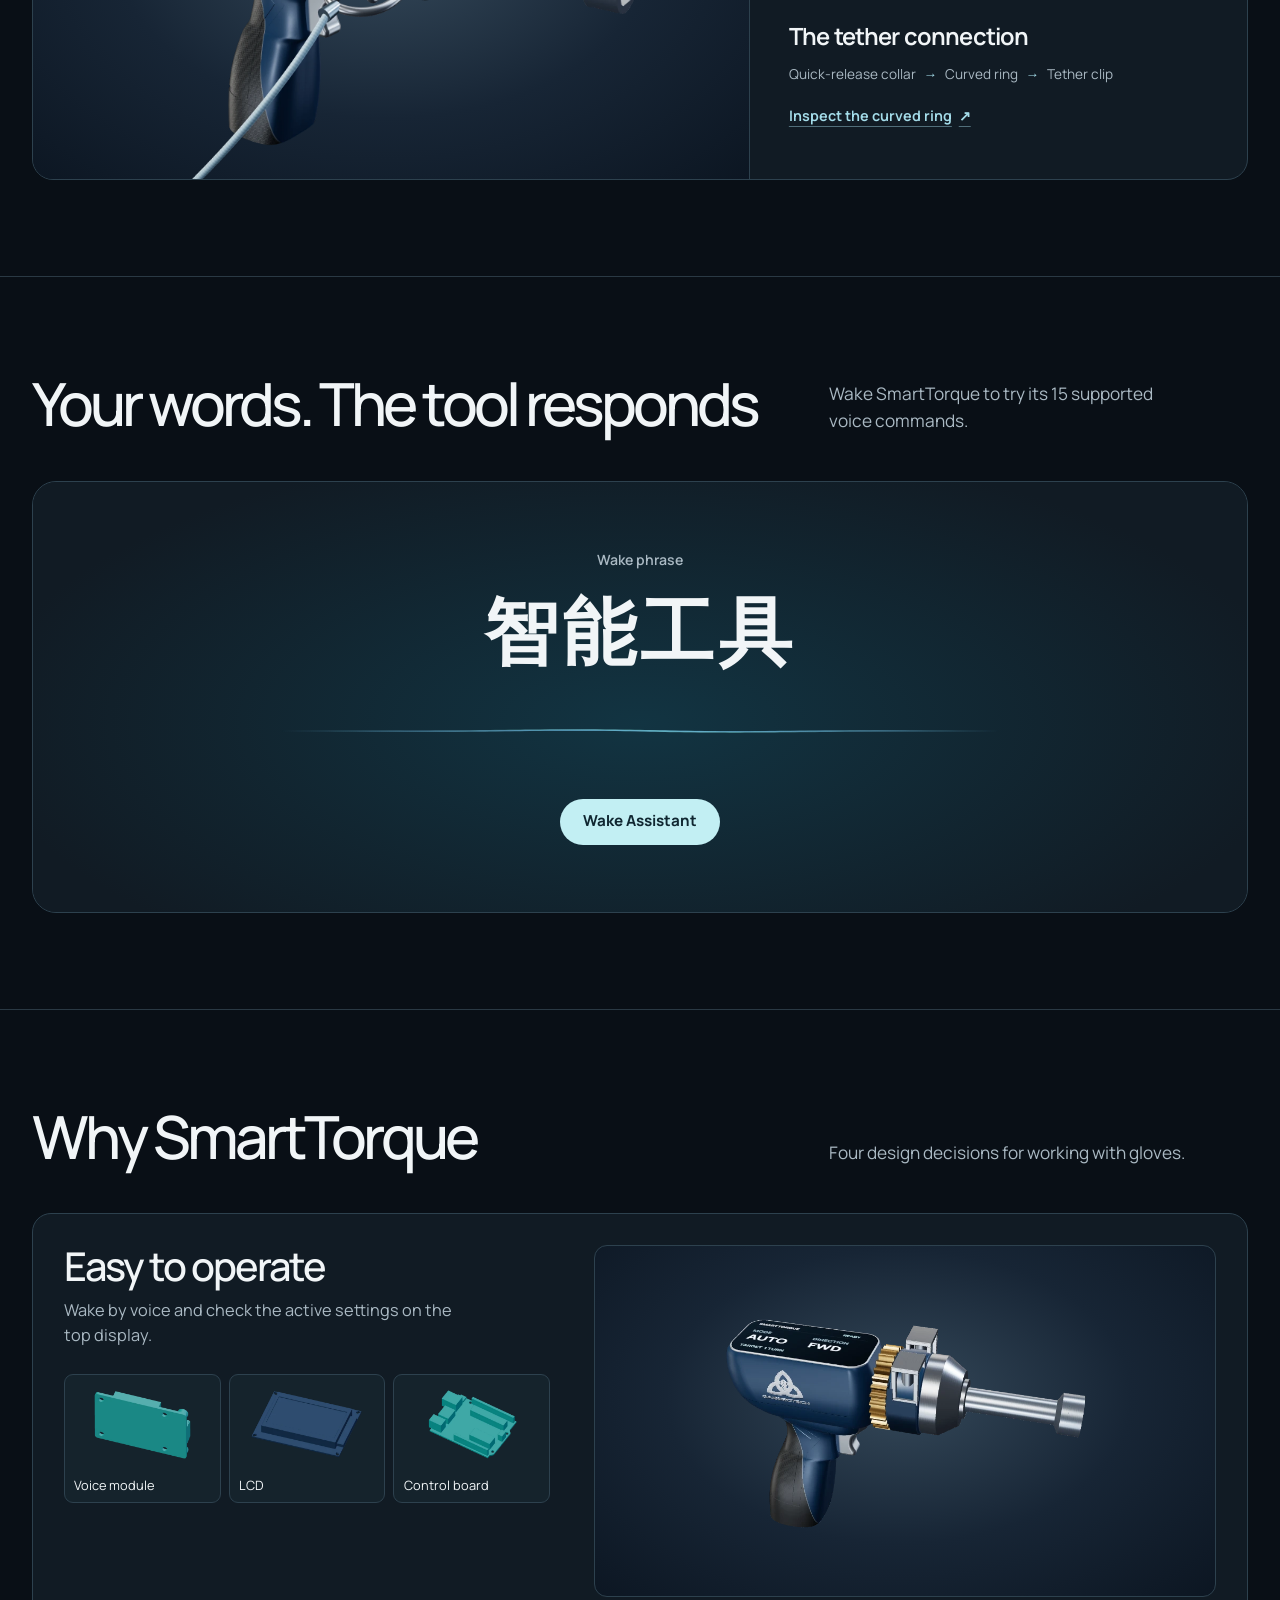
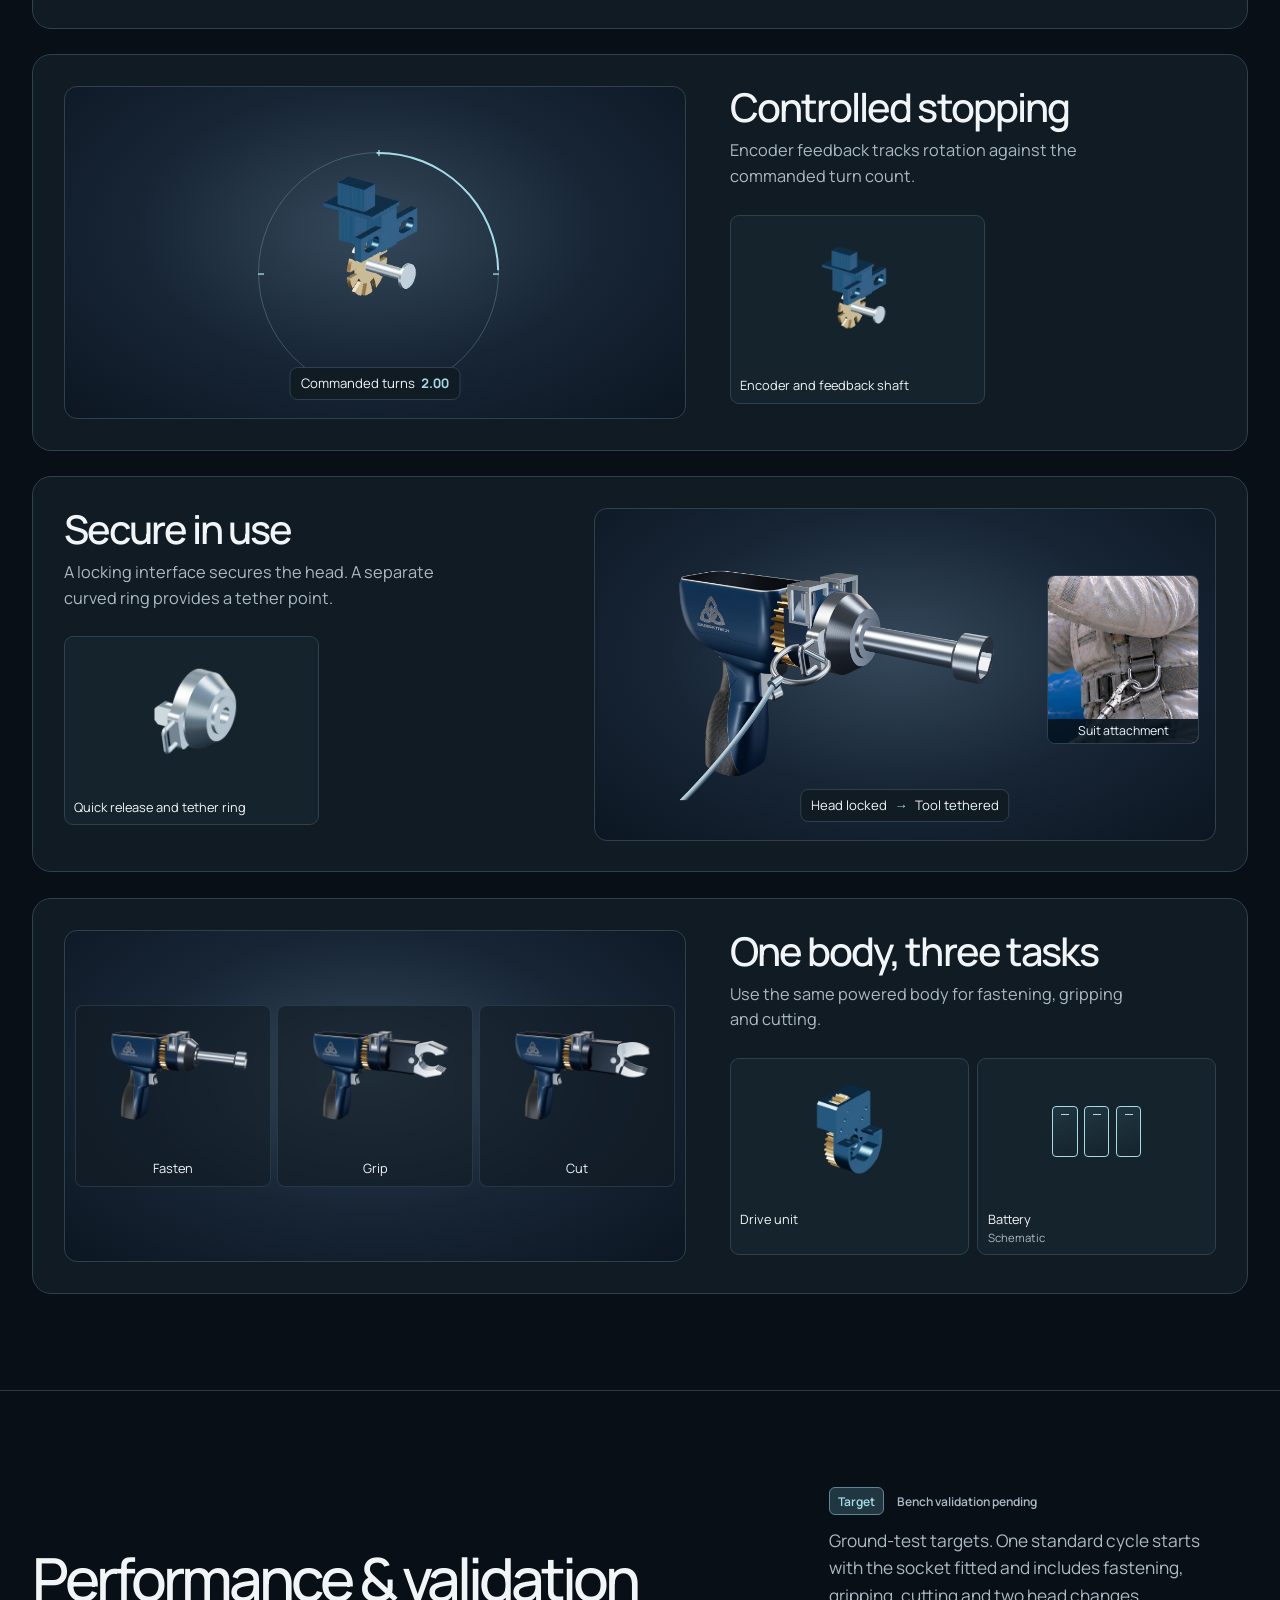
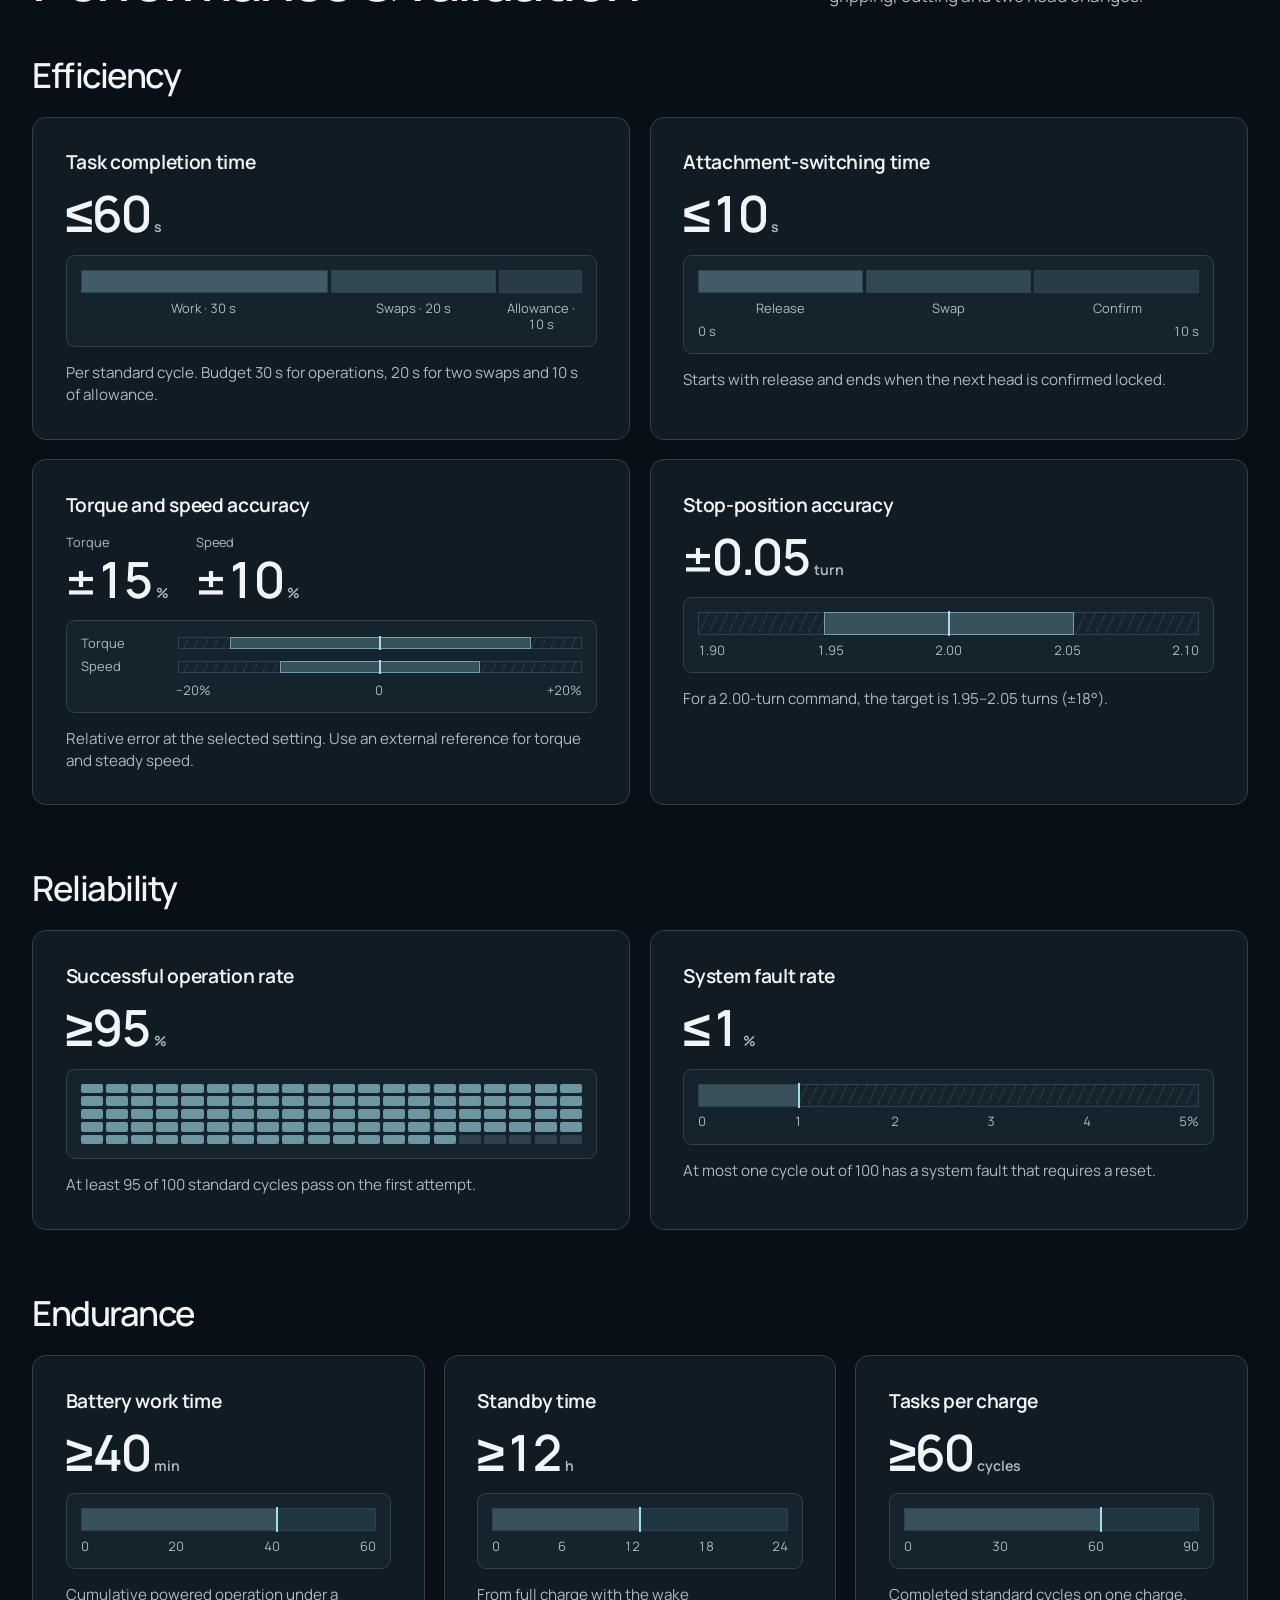
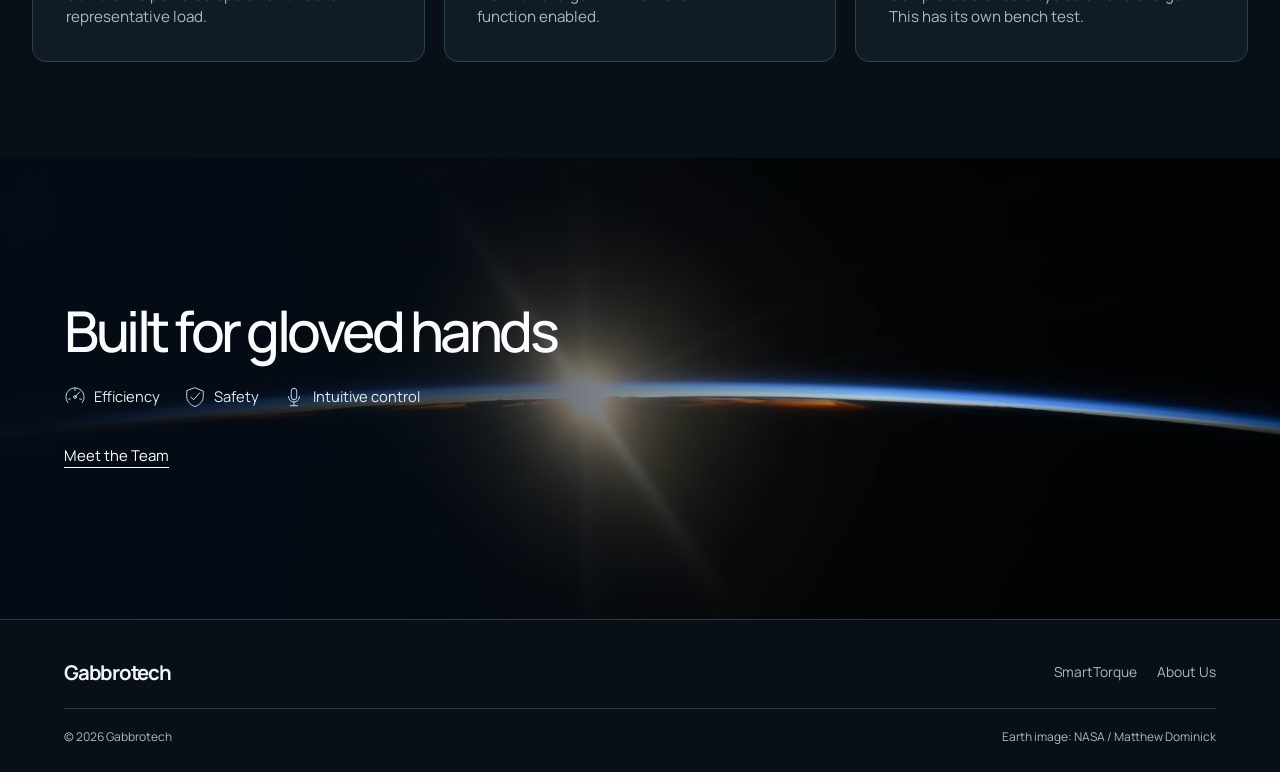
<file: smarttorque/index.html>
<!doctype html>
<html lang="en"><head><meta charset="utf-8"><script>try{document.documentElement.dataset.theme=localStorage.getItem("gabbrotech-theme")||"dark"}catch{}</script><link rel="preload" as="font" type="font/woff2" href="/assets/manrope-latin.woff2" crossorigin><script>
    if ((!location.hash || ['#main','#product-story'].includes(location.hash)) &&
        !matchMedia('(prefers-reduced-motion: reduce)').matches &&
        window.IntersectionObserver && window.ResizeObserver) {
      document.documentElement.dataset.storyPreparing = '';
    }
  </script><meta name="viewport" content="width=device-width,initial-scale=1"><meta name="theme-color" content="#071017"><title>SmartTorque — Intelligent EVA Multi-Tool | Gabbrotech</title><meta name="description" content="Explore SmartTorque: a concept for a voice-enabled, modular EVA handheld tool with programmable torque, speed and turn count."><link rel="icon" type="image/svg+xml" href="data:image/svg+xml,%3Csvg%20xmlns='http://www.w3.org/2000/svg'%20viewBox='0%200%2064%2064'%3E%3Crect%20width='64'%20height='64'%20fill='%23071017'/%3E%3Cpath%20d='M49%2017H22L14%2025v22h28l8-8V31H32v8h9v1H23V25h26z'%20fill='%2372e3f4'/%3E%3C/svg%3E"><link rel="stylesheet" href="/assets/site.css?v=studio1"><link rel="stylesheet" href="/assets/stage.css"><script defer src="/assets/site.js?v=768c9d5bfb41"></script><script defer src="/assets/voice.js?v=ec38fdbce401"></script><script type="importmap">{"imports":{"three":"/assets/vendor/three-0.180.0/build/three.module.min.js","three/addons/":"/assets/vendor/three-0.180.0/examples/jsm/"}}</script><script type="module" src="/assets/viewer.js?v=9edbc2548196"></script><link rel="stylesheet" href="/assets/editorial.css"><script defer src="/assets/editorial.js?v=operation1"></script><link rel="stylesheet" href="/assets/pages.css?v=nov11b"><link rel="stylesheet" href="/assets/layout-refinement.css?v=nov11d"><link rel="stylesheet" href="/assets/product-direct.css?v=nov14"><link rel="stylesheet" href="/assets/studio.css?v=studio1"><link rel="stylesheet" href="/assets/operation.css?v=1"><link rel="stylesheet" href="/assets/smarttorque-story.css?v=d132cdd4a9cf"><script type="module">
    const page = document.documentElement;
    const story = document.getElementById('product-story');
    import('/assets/smarttorque-story.js?v=d19ed3a1261c').catch(() => {
      const bounds = story.getBoundingClientRect();
      delete page.dataset.storyPreparing;
      story.querySelector('.smart-story-fallback figcaption').hidden = false;
      if (bounds.bottom <= 0) scrollBy({top:story.getBoundingClientRect().bottom - bounds.bottom,behavior:'instant'});
    });
  </script><link rel="stylesheet" href="/assets/smarttorque-details.css?v=37b7fe367204"><link rel="stylesheet" href="/assets/smarttorque-validation.css?v=92c073bf9129"><script defer src="/assets/smarttorque-validation.js?v=f8a27ea27882"></script><link rel="stylesheet" href="/assets/smarttorque-overview.css?v=34bf937fbafd"><script type="module" src="/assets/smarttorque-overview.js?v=565522259439"></script></head><body class="product-direct"><a class="skip" href="#main">Skip to content</a><header class="site-header"><div class="wrap nav"><a class="brand" href="/" aria-label="Gabbrotech home"><span class="brand-mark" aria-hidden="true"><img src="/assets/gabbrotech-symbol.webp" alt=""></span>Gabbrotech</a><nav class="nav-links" id="navigation" aria-label="Main navigation"><a href="/smarttorque/" aria-current="page" data-i18n-skip data-en="SmartTorque" data-zh="SmartTorque">SmartTorque</a><a href="/journey/" data-i18n-skip data-en="Our Journey" data-zh="探索历程">Our Journey</a><a href="/about/" data-i18n-skip data-en="About Us" data-zh="关于我们">About Us</a></nav><div class="nav-actions"><div class="display-controls"><button class="display-toggle language-toggle" type="button" data-ui="language" aria-label="Switch to Chinese">中文</button><button class="display-toggle theme-toggle" type="button" data-ui="theme" aria-label="Switch to light mode" title="Theme">◐</button></div><button class="menu-toggle" type="button" aria-label="Toggle navigation" aria-controls="navigation" aria-expanded="false">☰</button></div></div></header><main id="main"><section id="product-story" class="smart-story" tabindex="-1" aria-labelledby="product-title" aria-describedby="product-story-description" data-i18n-skip>
  <div class="smart-story-stage">
    <div class="smart-story-hero">
      <picture>
        <source media="(max-aspect-ratio: 11/10)" srcset="/assets/editorial/smarttorque-hero-portrait.webp 1024w, /assets/editorial/smarttorque-hero-portrait-hd.webp 2048w" sizes="max(100vw, 67svh)">
        <img src="/assets/editorial/smarttorque-hero-wide.webp" srcset="/assets/editorial/smarttorque-hero-wide.webp 1672w, /assets/editorial/smarttorque-hero-wide-hd.webp 3344w" sizes="max(100vw, 178svh)" width="1672" height="941" alt="" fetchpriority="high">
      </picture>
    </div>
    <div class="smart-story-eva" aria-hidden="true"></div>
    <div class="smart-story-model" aria-hidden="true"></div>
    <div class="smart-story-eva-glove" aria-hidden="true"></div>
    <template id="smart-story-eva-frame">
      <img src="/assets/editorial/smarttorque-eva-fastening.webp?v=6fce9e118521" width="1672" height="941" alt="">
    </template>
    <div class="smart-story-intro">
      <p class="smart-story-product-name">SmartTorque</p>
      <h1 id="product-title" class="company-slogan" lang="en" aria-label="Smart, Steady, Space Ready">
        <span>Smart,</span>
        <span>Steady,</span>
        <span>Space Ready</span>
      </h1>
    </div>
    <div class="smart-story-prompt">
      <span class="smart-story-loading" role="status" data-en="Preparing the 3D demo…" data-zh="正在准备 3D 演示…">Preparing the 3D demo…</span>
      <a class="smart-story-begin" href="#product-story" hidden>
        <span data-en="Scroll to explore in 3D" data-zh="向下滚动，开启 3D 演示">Scroll to explore in 3D</span>
        <span aria-hidden="true">↓</span>
      </a>
    </div>
    <div class="smart-story-caption" aria-hidden="true" hidden>
      <ul class="smart-story-labels" hidden>
        <li data-en="Fasten · Nut Driver" data-zh="紧固 · 套筒">Fasten · Nut Driver</li>
        <li data-en="Grip · Pliers" data-zh="夹持 · 钳子">Grip · Pliers</li>
        <li data-en="Cut · Scissors" data-zh="剪切 · 剪刀">Cut · Scissors</li>
      </ul>
      <div class="smart-story-voice" hidden>
        <span class="smart-story-wave"><i></i><i></i><i></i><i></i><i></i><i></i><i></i><i></i><i></i></span>
        <span class="smart-story-wake-status"></span>
      </div>
      <h2></h2>
      <p></p>
    </div>
    <div class="smart-story-finish" hidden>
      <a href="#explore"><span data-en="View current prototype" data-zh="查看当前原型">View current prototype</span><span aria-hidden="true">↓</span></a>
    </div>
  </div>
  <p id="product-story-description" class="smart-story-description" data-en="In this concept demonstration, the tool leaves the astronaut’s hand and exchanges its socket, pliers and scissors. The pliers and scissors each open and close twice. The wake phrase 智能工具 brings up a waveform before the LCD shows a grip command. The cutaway shows the drive gear and pushrods opening and closing the jaws three times. The socket then returns and draws a hex bolt into the station panel. The curved ring seats at the quick-release collar, the open snap hook clips in, and a slack tether connects the tool to the astronaut’s suit. The tool rolls a full turn, settles into the astronaut’s right hand with the socket facing left at the fastener, and catches a brief highlight." data-zh="概念演示中，工具离开宇航员手中，依次换上套筒、钳头和剪刀头。钳头和剪刀头各开合两次。唤醒词“智能工具”触发屏内光波，随后 LCD 显示夹持指令。传动剖视展示齿轮和连杆带动钳口连续开合三次。随后换回套筒头，将六角螺丝逐渐拧紧到舱壁。最后，弧形环扣贴合快拆环侧面，锁扣先打开再闭合，长绳连接工具与宇航服。工具完整翻转一圈，套筒头朝左落入宇航员右手并对准舱壁螺丝，随后短暂高亮。">In this concept demonstration, the tool leaves the astronaut’s hand and exchanges its socket, pliers and scissors. The pliers and scissors each open and close twice. The wake phrase 智能工具 brings up a waveform before the LCD shows a grip command. The cutaway shows the drive gear and pushrods opening and closing the jaws three times. The socket then returns and draws a hex bolt into the station panel. The curved ring seats at the quick-release collar, the open snap hook clips in, and a slack tether connects the tool to the astronaut’s suit. The tool rolls a full turn, settles into the astronaut’s right hand with the socket facing left at the fastener, and catches a brief highlight.</p>
  <figure class="smart-story-fallback">
    <img src="/assets/editorial/smarttorque-commercial-prototype.webp" width="1536" height="1024" loading="lazy" decoding="async" alt="SmartTorque with a low-profile display, carbon-fiber grip and socket driver" data-alt-en="SmartTorque with a low-profile display, carbon-fiber grip and socket driver" data-alt-zh="SmartTorque 的低矮大屏、碳纤维握把和套筒接头">
    <figcaption hidden>
      <span role="status" data-en="Interactive 3D is temporarily unavailable. You’re viewing the SmartTorque concept still." data-zh="互动 3D 暂时无法加载，当前为 SmartTorque 概念预览。">Interactive 3D is temporarily unavailable. You’re viewing the SmartTorque concept still.</span>
      <a href="./#product-story" data-story-retry data-en="Retry 3D" data-zh="重试 3D">Retry 3D</a>
      <a href="#explore" data-en="View current prototype" data-zh="查看当前原型机">View current prototype</a>
    </figcaption>
  </figure>
</section>

<section class="product-stage" id="explore" data-explorer="">
  <div class="wrap stage-intro">
    <div>
      <h2 data-i18n-skip data-en="Current Prototype" data-zh="当前原型机">Current Prototype</h2>
      <p class="prototype-context" data-i18n-skip data-en="The demonstration shows the product concept. Explore the CAD for our current prototype to see its quick release, drive and tether attachment." data-zh="上方演示呈现产品构想。下方是已制作的原型机 CAD，可查看快拆、内部传动和系留连接。">The demonstration shows the product concept. Explore the CAD for our current prototype to see its quick release, drive and tether attachment.</p>
      <div class="prototype-inspect" aria-label="Prototype components">
        <button type="button" data-prototype-inspect="drive" disabled><span data-i18n-skip data-en="Inspect the drive" data-zh="查看传动">Inspect the drive</span></button>
        <button type="button" data-prototype-inspect="lcd" disabled><span data-i18n-skip data-en="Inspect the display" data-zh="查看屏幕">Inspect the display</span></button>
        <button type="button" data-prototype-inspect="retention" disabled><span data-i18n-skip data-en="Inspect the tether ring" data-zh="查看系留环">Inspect the tether ring</span></button>
      </div>
    </div>
  </div><div class="wrap explorer-grid">
    <div class="viewer-shell" id="model-viewer" aria-label="Interactive 3D model of the current SmartTorque prototype">
      <div class="viewer-topline" hidden><span>ST / CURRENT PROTOTYPE</span><div class="viewer-top-controls"><span id="viewer-state" data-i18n-skip>ASSEMBLED</span></div></div>
      <div id="head-picker" hidden class="head-switcher" data-i18n-skip><div class="head-switcher-label" id="head-switcher-label">TASK HEAD</div><div class="head-options"><button type="button" data-head="scissors" aria-pressed="true">Scissors</button><button type="button" data-head="pliers" aria-pressed="false">Pliers</button><button type="button" data-head="driver" aria-pressed="false">Nut driver</button><button type="button" id="retention-button" aria-pressed="true">Tether system</button></div><p id="head-function"></p></div><img class="cad-poster" id="cad-poster" src="/assets/scroll-demo/frame-072.webp" alt="" width="1536" height="1024" decoding="async"><div class="viewer-canvas" id="viewer-canvas"></div>
      <div class="viewer-loading" id="viewer-loading" role="status">Preparing 3D model…</div>
      <div class="viewer-hint" data-i18n-skip data-en="Drag to rotate" data-zh="拖动旋转">Drag to rotate</div>
      <div class="viewer-actions"><button class="viewer-action" id="heads-button" aria-controls="head-picker" aria-expanded="false" type="button" disabled data-i18n-skip data-en="Attachments" data-zh="换接头">Attachments</button><button class="viewer-action" id="motion-play" type="button" data-i18n-skip aria-pressed="false" disabled>Run action</button><button class="viewer-action" id="explode-button" data-i18n-skip aria-controls="inspection-panel" aria-expanded="false" type="button" disabled>Inspect structure</button></div>
    </div>
    <aside class="part-panel" aria-label="Component details" id="inspection-panel" hidden>
      <div class="part-panel-top"><span>COMPONENT INSPECTION</span><span id="part-counter">00 / 00</span></div>
      <div class="part-copy" data-i18n-skip><div class="overline" id="part-category">Explore the assembly</div><h2 id="part-name">SmartTorque</h2><p id="part-description">Select a component in the exploded view to learn how it fits into the system.</p></div>
      <div class="motion-console" data-i18n-skip><div class="motion-toolbar"><button type="button" id="motion-reset" disabled>Reset motion</button><span id="motion-state">READY</span></div><label class="drive-label" for="drive-slider" id="drive-label">Drive the gear</label><div class="drive-row"><input id="drive-slider" type="range" min="0" max="720" step="1" value="0" disabled aria-label="Drive gear angle"><output id="drive-output" for="drive-slider">0°</output></div><p id="motion-description">Drag a gear in the exploded view, or use this control.</p><small id="motion-note">Illustrative mechanism motion · not a load or performance simulation</small></div><div class="inspection-tools"><button id="rotate-button" type="button" aria-label="Start automatic rotation" aria-pressed="false" title="Auto rotate"><span  data-i18n-skip data-en="Auto rotate" data-zh="自动旋转">Auto rotate</span></button><button class="viewer-action" id="reset-button" type="button" disabled>Reset view</button></div><div class="part-selector"><h3>Components</h3><div id="part-list" class="part-list" data-i18n-skip></div></div>
    </aside>
  </div>
  <div class="wrap stage-foot"><nav class="product-chapters" aria-label="SmartTorque demonstrations"><a href="#attachments" data-i18n-skip data-en="Attachments" data-zh="任务接头">Attachments</a><a href="#voice" data-i18n-skip data-en="Voice demo" data-zh="语音演示">Voice demo</a><a href="#architecture">Why SmartTorque</a><a href="#metrics" data-i18n-skip data-en="Performance &amp; validation" data-zh="性能与验证">Performance &amp; validation</a></nav></div>
</section><section id="overview" class="section smart-detail smart-guide" aria-labelledby="guide-title">
  <div class="wrap">
    <header class="detail-heading">
      <h2 id="guide-title" data-i18n-skip data-en="How SmartTorque works" data-zh="SmartTorque 的工作原理">How SmartTorque works</h2>
      <p data-i18n-skip data-en="Select a feature to bring the relevant part into view." data-zh="点击一项功能，镜头会移到对应部件。">Select a feature to bring the relevant part into view.</p>
    </header>
    <div class="guide-layout">
      <div class="guide-model">
        <div class="guide-canvas" role="img" aria-label="SmartTorque 3D concept with a carbon-fiber grip, a top display and a socket driver" data-label-en="SmartTorque 3D concept with a carbon-fiber grip, a top display and a socket driver" data-label-zh="SmartTorque 概念机 3D 模型，配备碳纤维握把、顶部屏幕和套筒接头"></div>
        <p class="guide-loading" role="status" hidden data-i18n-skip data-en="Loading 3D model…" data-zh="正在加载 3D 模型…">Loading 3D model…</p>
        <div class="guide-fallback" hidden>
          <p data-i18n-skip data-en="The 3D preview could not load." data-zh="3D 预览暂时无法加载。">The 3D preview could not load.</p>
          <a class="detail-link" href="#explore" data-i18n-skip data-en="View current prototype" data-zh="查看当前原型机">View current prototype</a>
        </div>
      </div>
      <div class="guide-features" id="capabilities">
        <details name="guide-feature" data-feature="voice" open>
          <summary>
            <svg class="guide-icon" viewBox="0 0 24 24" aria-hidden="true"><path d="M3 12h2m2-3v6m3-9v12m4-15v18m3-12v6m4-3h-2"/></svg>
            <span data-i18n-skip data-en="Voice control" data-zh="语音控制">Voice control</span><span class="guide-toggle" aria-hidden="true"></span>
          </summary>
          <p data-i18n-skip data-en="Say “智能工具” to wake the assistant. Set the torque by voice, then pull the trigger to run the tool." data-zh="说出“智能工具”唤醒助手，语音设定扭矩，再按下扳机启动工具。">Say “智能工具” to wake the assistant. Set the torque by voice, then pull the trigger to run the tool.</p>
        </details>
        <details name="guide-feature" data-feature="rotation">
          <summary>
            <svg class="guide-icon" viewBox="0 0 24 24" aria-hidden="true"><path d="M20 4v5h-5m5 0a8 8 0 1 0 .1 5M12 8v4l2.5 2.5"/></svg>
            <span data-i18n-skip data-en="Rotation limits" data-zh="圈数控制">Rotation limits</span><span class="guide-toggle" aria-hidden="true"></span>
          </summary>
          <p data-i18n-skip data-en="Choose half a turn, one, two or three turns. The motor stops at the target, and releasing the trigger resets the count." data-zh="可设定半圈、一圈、两圈或三圈。达到目标后停转，松开扳机后重新计数。">Choose half a turn, one, two or three turns. The motor stops at the target, and releasing the trigger resets the count.</p>
        </details>
        <details name="guide-feature" data-feature="display">
          <summary>
            <svg class="guide-icon" viewBox="0 0 24 24" aria-hidden="true"><rect x="3" y="5" width="18" height="14" rx="3"/><path d="M7 10h6m-6 4h10m0-4h.01"/></svg>
            <span data-i18n-skip data-en="LCD feedback" data-zh="屏幕反馈">LCD feedback</span><span class="guide-toggle" aria-hidden="true"></span>
          </summary>
          <p data-i18n-skip data-en="The top display shows the operating mode and the direction sent to the motor." data-zh="顶部屏幕显示当前模式与电机的转动方向。">The top display shows the operating mode and the direction sent to the motor.</p>
        </details>
        <details name="guide-feature" data-feature="retention">
          <summary>
            <svg class="guide-icon" viewBox="0 0 24 24" aria-hidden="true"><path d="m10.5 13.5 3-3m-5 .5L6 13.5a3.18 3.18 0 0 0 4.5 4.5l2.5-2.5m-2-7L13.5 6a3.18 3.18 0 0 1 4.5 4.5L15.5 13"/></svg>
            <span data-i18n-skip data-en="Tool retention" data-zh="工具防丢">Tool retention</span><span class="guide-toggle" aria-hidden="true"></span>
          </summary>
          <p data-i18n-skip data-en="The curved ring provides a tether point on the body. A separate lock secures the interchangeable head." data-zh="弧形环扣为机身提供系留点，独立的锁定机构固定可更换接头。">The curved ring provides a tether point on the body. A separate lock secures the interchangeable head.</p>
        </details>
      </div>
    </div>
  </div>
</section>
<section class="section smart-detail" id="attachments" aria-labelledby="task-heads-title">
  <div class="wrap">
    <header class="detail-heading">
      <h2 id="task-heads-title" data-i18n-skip data-en="Task heads" data-zh="任务接头">Task heads</h2>
      <p data-i18n-skip data-en="One quick-release interface for fastening, cutting and gripping." data-zh="一套快拆接口，覆盖紧固、剪切和夹持。">One quick-release interface for fastening, cutting and gripping.</p>
    </header>
    <div class="task-showcase">
      <div class="attachment-tabs task-switcher" role="tablist" aria-labelledby="task-heads-title">
        <button type="button" id="task-head-driver" role="tab" data-attachment="driver" data-artwork="/assets/editorial/smarttorque-detail-driver.webp?v=51e8c998bee1" aria-controls="attachment-detail" aria-selected="true">
          <span data-i18n-skip data-en="Nut driver" data-zh="套筒头">Nut driver</span>
          <small data-i18n-skip data-en="Fasten" data-zh="紧固">Fasten</small>
        </button>
        <button type="button" id="task-head-scissors" role="tab" data-attachment="scissors" data-artwork="/assets/editorial/smarttorque-detail-scissors.webp?v=a8724e8e9d09" aria-controls="attachment-detail" aria-selected="false" tabindex="-1">
          <span data-i18n-skip data-en="Scissors" data-zh="剪切头">Scissors</span>
          <small data-i18n-skip data-en="Cut" data-zh="剪切">Cut</small>
        </button>
        <button type="button" id="task-head-pliers" role="tab" data-attachment="pliers" data-artwork="/assets/editorial/smarttorque-detail-pliers.webp?v=cc654ea53d36" aria-controls="attachment-detail" aria-selected="false" tabindex="-1">
          <span data-i18n-skip data-en="Pliers" data-zh="钳头">Pliers</span>
          <small data-i18n-skip data-en="Grip" data-zh="夹持">Grip</small>
        </button>
      </div>
      <div class="task-panel" id="attachment-detail" role="tabpanel" aria-labelledby="task-head-driver" tabindex="0" data-i18n-skip>
        <div class="task-art">
          <img src="/assets/editorial/smarttorque-detail-driver.webp?v=51e8c998bee1" alt="" width="1920" height="1080" loading="lazy" decoding="async">
          <span class="task-art-status" role="status" hidden></span>
        </div>
        <div class="task-notes">
          <p>A socket-style head for tightening and loosening compatible hex fasteners.</p>
          <a class="detail-link" href="#explore">View in 3D <span aria-hidden="true">↗</span></a>
        </div>
      </div>
    </div>
  </div>
</section>

<section class="section smart-detail" id="retention" aria-labelledby="retention-title">
  <div class="wrap">
    <header class="detail-heading">
      <h2 id="retention-title" data-i18n-skip data-en="Stay connected through every task" data-zh="每项作业，始终系留">Stay connected through every task</h2>
      <p data-i18n-skip data-en="A curved ring seats against the quick-release collar and gives the tether a fixed attachment point." data-zh="弧形环扣贴合快拆座侧面，为系留绳提供固定连接点。">A curved ring seats against the quick-release collar and gives the tether a fixed attachment point.</p>
    </header>
    <div class="retention-showcase">
      <figure class="retention-art">
        <img src="/assets/editorial/smarttorque-detail-retention.webp" width="1920" height="1080" loading="lazy" decoding="async" alt="">
      </figure>
      <div class="retention-notes">
        <article>
          <h3 data-i18n-skip data-en="One body, matched interfaces" data-zh="同一机身，接头各有适配座">One body, matched interfaces</h3>
          <ol class="detail-path">
            <li data-i18n-skip data-en="Powered body" data-zh="动力机身">Powered body</li>
            <li data-i18n-skip data-en="Matched adapter" data-zh="接头适配座">Matched adapter</li>
            <li data-i18n-skip data-en="Task head" data-zh="任务接头">Task head</li>
          </ol>
          <a class="detail-link" href="#attachments"><span data-i18n-skip data-en="View task heads" data-zh="查看任务接头">View task heads</span> <span aria-hidden="true">↗</span></a>
        </article>
        <article>
          <h3 data-i18n-skip data-en="The tether connection" data-zh="系留绳如何连接">The tether connection</h3>
          <ol class="detail-path">
            <li data-i18n-skip data-en="Quick-release collar" data-zh="快拆座侧面">Quick-release collar</li>
            <li data-i18n-skip data-en="Curved ring" data-zh="弧形环扣">Curved ring</li>
            <li data-i18n-skip data-en="Tether clip" data-zh="系留锁扣">Tether clip</li>
          </ol>
          <a class="detail-link" href="#explore" data-show-retention><span data-i18n-skip data-en="Inspect the curved ring" data-zh="在 3D 中查看弧形环扣">Inspect the curved ring</span> <span aria-hidden="true">↗</span></a>
        </article>
      </div>
    </div>
  </div>
</section>

<section class="section smart-detail" id="voice" aria-labelledby="voice-demo-title">
  <div class="wrap">
    <header class="detail-heading">
      <h2 id="voice-demo-title" data-i18n-skip data-en="Your words. The tool responds" data-zh="一句指令，工具即刻响应">Your words. The tool responds</h2>
      <p data-i18n-skip data-en="Wake SmartTorque to try its 15 supported voice commands." data-zh="唤醒 SmartTorque，体验它支持的 15 条语音指令。">Wake SmartTorque to try its 15 supported voice commands.</p>
    </header>
    <div class="voice-demo-panel" data-voice-session data-i18n-skip>
      <div class="voice-wake-stage" data-voice-cover>
        <span class="voice-wake-label" data-session-en="Wake phrase" data-session-zh="唤醒词">Wake phrase</span>
        <strong class="voice-wake-word" lang="zh-CN">智能工具</strong>
        <canvas class="voice-wake-line" data-voice-wave aria-hidden="true"></canvas>
        <button class="voice-wake-action" type="button" data-voice-wake aria-controls="voice-commands" aria-expanded="false">Wake Assistant</button>
        <span class="voice-announce" data-voice-announcement role="status"></span>
      </div>
      <div class="voice-command-panel" id="voice-commands" data-voice-workspace hidden>
        <div class="voice-command-bar">
          <h3 tabindex="-1" data-session-en="15 voice commands" data-session-zh="15 条语音指令">15 voice commands</h3>
          <button type="button" data-voice-reset data-session-en="Reset" data-session-zh="重置">Reset</button>
        </div>
        <p class="voice-reply" data-voice-result role="status" data-session-en="Select a command to check its recognition result." data-session-zh="点击任一指令，查看识别结果。">Select a command to check its recognition result.</p>
        <div class="voice-command-list" data-voice-catalogue></div>
      </div>
    </div>
  </div>
</section>
<section class="smart-detail why-section" id="architecture" aria-labelledby="why-title">
  <div class="wrap">
    <header class="detail-heading">
      <h2 id="why-title">Why SmartTorque</h2>
      <p data-i18n-skip data-en="Four design decisions for working with gloves." data-zh="面向戴手套作业的四项设计。">Four design decisions for working with gloves.</p>
    </header>
    <div class="why-scenes">
      <article class="why-row why-row--control">
        <div class="why-copy">
          <h3 data-i18n-skip data-en="Easy to operate" data-zh="易操控">Easy to operate</h3>
          <p data-i18n-skip data-en="Wake by voice and check the active settings on the top display." data-zh="语音唤醒，抬眼查看屏幕上的作业设定。">Wake by voice and check the active settings on the top display.</p>
        </div>
        <div class="why-stage">
          <div class="why-control-media" aria-hidden="true">
            <img class="why-control-en" src="/assets/editorial/smarttorque-why-control-lit.webp" alt="" width="1000" height="660" loading="lazy" decoding="async">
            <img class="why-control-zh" src="/assets/editorial/smarttorque-why-control-lit-zh.webp" alt="" width="1000" height="660" loading="lazy" decoding="async">
            <img class="why-control-idle" src="/assets/editorial/smarttorque-why-control-idle.webp" alt="" width="1000" height="660" loading="lazy" decoding="async">
            <span class="why-signal"><i></i><i></i><i></i></span>
          </div>
        </div>
        <div class="why-parts">
          <figure class="why-part">
            <img src="/assets/editorial/smarttorque-why-voice.webp" alt="" width="540" height="340" loading="lazy" decoding="async">
            <figcaption data-i18n-skip data-en="Voice module" data-zh="语音识别模块">Voice module</figcaption>
          </figure>
<figure class="why-part">
            <img src="/assets/editorial/smarttorque-why-lcd.webp" alt="" width="540" height="340" loading="lazy" decoding="async">
            <figcaption data-i18n-skip data-en="LCD" data-zh="LCD 屏幕">LCD</figcaption>
          </figure>
<figure class="why-part">
            <img src="/assets/editorial/smarttorque-why-board.webp" alt="" width="540" height="340" loading="lazy" decoding="async">
            <figcaption data-i18n-skip data-en="Control board" data-zh="控制主板">Control board</figcaption>
          </figure>
        </div>
      </article>
      <article class="why-row why-row--precision">
        <div class="why-copy">
          <h3 data-i18n-skip data-en="Controlled stopping" data-zh="可控停转">Controlled stopping</h3>
          <p data-i18n-skip data-en="Encoder feedback tracks rotation against the commanded turn count." data-zh="编码器反馈转动位置，用于按设定圈数停转。">Encoder feedback tracks rotation against the commanded turn count.</p>
        </div>
        <div class="why-stage">
          <div class="why-feedback-media" aria-hidden="true">
            <img src="/assets/editorial/smarttorque-why-feedback.webp" alt="" width="540" height="340" loading="lazy" decoding="async">
            <div class="why-angle"><i></i><i></i><i></i><i></i><span></span></div>
          </div>
          <p class="why-stage-note"><span data-i18n-skip data-en="Commanded turns" data-zh="指令圈数">Commanded turns</span> <b>2.00</b></p>
        </div>
        <div class="why-parts">
          <figure class="why-part">
            <img src="/assets/editorial/smarttorque-why-feedback.webp" alt="" width="540" height="340" loading="lazy" decoding="async">
            <figcaption data-i18n-skip data-en="Encoder and feedback shaft" data-zh="编码器与反馈轴">Encoder and feedback shaft</figcaption>
          </figure>
        </div>
      </article>
      <article class="why-row why-row--safety">
        <div class="why-copy">
          <h3 data-i18n-skip data-en="Secure in use" data-zh="作业安全">Secure in use</h3>
          <p data-i18n-skip data-en="A locking interface secures the head. A separate curved ring provides a tether point." data-zh="快拆接口锁住接头，侧面弧形环提供独立系留点。">A locking interface secures the head. A separate curved ring provides a tether point.</p>
        </div>
        <div class="why-stage">
          <div class="why-safety-media">
            <img class="why-safety-photo" src="/assets/editorial/smarttorque-detail-retention.webp" alt="" width="1920" height="1080" loading="lazy" decoding="async">
            <div class="why-safety-anchor">
              <img src="/assets/editorial/smarttorque-eva-fastening.webp?v=6fce9e118521" alt="" width="1672" height="941" loading="lazy" decoding="async">
              <span data-i18n-skip data-en="Suit attachment" data-zh="宇航服系留点">Suit attachment</span>
            </div>
          </div>
          <div class="why-safety-steps">
            <span data-i18n-skip data-en="Head locked" data-zh="接头锁止">Head locked</span><span aria-hidden="true">→</span><span data-i18n-skip data-en="Tool tethered" data-zh="工具系留">Tool tethered</span>
          </div>
        </div>
        <div class="why-parts">
          <figure class="why-part">
            <img src="/assets/editorial/smarttorque-why-coupling.webp" alt="" width="540" height="340" loading="lazy" decoding="async">
            <figcaption data-i18n-skip data-en="Quick release and tether ring" data-zh="快拆与弧形系留环">Quick release and tether ring</figcaption>
          </figure>
        </div>
      </article>
      <article class="why-row why-row--portable">
        <div class="why-copy">
          <h3 data-i18n-skip data-en="One body, three tasks" data-zh="便携多用">One body, three tasks</h3>
          <p data-i18n-skip data-en="Use the same powered body for fastening, gripping and cutting." data-zh="同一动力机身完成紧固、夹持和剪切。">Use the same powered body for fastening, gripping and cutting.</p>
        </div>
        <div class="why-stage">
          <div class="why-task-heads">
            <figure>
              <img src="/assets/editorial/smarttorque-detail-driver.webp?v=51e8c998bee1" alt="" width="1920" height="1080" loading="lazy" decoding="async">
              <figcaption data-i18n-skip data-en="Fasten" data-zh="紧固">Fasten</figcaption>
            </figure>
            <figure>
              <img src="/assets/editorial/smarttorque-detail-pliers.webp?v=cc654ea53d36" alt="" width="1920" height="1080" loading="lazy" decoding="async">
              <figcaption data-i18n-skip data-en="Grip" data-zh="夹持">Grip</figcaption>
            </figure>
            <figure>
              <img src="/assets/editorial/smarttorque-detail-scissors.webp?v=a8724e8e9d09" alt="" width="1920" height="1080" loading="lazy" decoding="async">
              <figcaption data-i18n-skip data-en="Cut" data-zh="剪切">Cut</figcaption>
            </figure>
          </div>
        </div>
        <div class="why-parts">
          <figure class="why-part">
            <img src="/assets/editorial/smarttorque-why-drive.webp" alt="" width="540" height="340" loading="lazy" decoding="async">
            <figcaption data-i18n-skip data-en="Drive unit" data-zh="驱动组件">Drive unit</figcaption>
          </figure>
<figure class="why-part why-part--diagram">
            <div class="why-battery" aria-hidden="true"><i></i><i></i><i></i></div>
            <figcaption><span data-i18n-skip data-en="Battery" data-zh="电池">Battery</span> <small data-i18n-skip data-en="Schematic" data-zh="结构示意">Schematic</small></figcaption>
          </figure>
        </div>
      </article>
    </div>
  </div>
</section>
<section class="smart-detail validation-section" id="metrics" aria-labelledby="metrics-title">
  <div class="wrap">
    <header class="detail-heading">
      <h2 id="metrics-title" data-i18n-skip data-en="Performance &amp; validation" data-zh="性能与验证">Performance &amp; validation</h2>
      <div class="validation-intro">
        <div class="validation-status"><span data-i18n-skip data-en="Target" data-zh="拟定目标">Target</span><span data-i18n-skip data-en="Bench validation pending" data-zh="待台架验证">Bench validation pending</span></div>
        <p data-i18n-skip data-en="Ground-test targets. One standard cycle starts with the socket fitted and includes fastening, gripping, cutting and two head changes." data-zh="地面台架目标。标准循环从装好套筒开始，包括紧固、夹持、剪切及两次换头。">Ground-test targets. One standard cycle starts with the socket fitted and includes fastening, gripping, cutting and two head changes.</p>
      </div>
    </header>
      <section class="validation-group" aria-labelledby="metrics-efficiency">
    <h3 id="metrics-efficiency" data-i18n-skip data-en="Efficiency" data-zh="效率">Efficiency</h3>
    <div class="validation-grid validation-grid--efficiency">
      <article class="validation-metric" data-metric="time">
        <h4 data-i18n-skip data-en="Task completion time" data-zh="任务完成时间">Task completion time</h4>
        <div class="metric-values" aria-hidden="true"><span class="metric-target-value">≤<span data-metric-number>60</span><span class="metric-unit" data-i18n-skip data-en="s" data-zh="秒">s</span></span></div>
        <p class="validation-sr" data-i18n-skip data-en="Proposed target: at most 60 seconds per standard cycle." data-zh="拟定目标为每个标准循环不超过 60 秒。">Proposed target: at most 60 seconds per standard cycle.</p>
        <div class="metric-chart" aria-hidden="true">
          <div class="metric-rail metric-rail--segments" style="grid-template-columns:3fr 2fr 1fr;"><span></span><span></span><span></span></div>
          <div class="metric-segments" style="grid-template-columns:3fr 2fr 1fr;"><span data-i18n-skip data-en="Work · 30 s" data-zh="作业 · 30 秒">Work · 30 s</span><span data-i18n-skip data-en="Swaps · 20 s" data-zh="换头 · 20 秒">Swaps · 20 s</span><span data-i18n-skip data-en="Allowance · 10 s" data-zh="余量 · 10 秒">Allowance · 10 s</span></div>
        </div>
        <p class="metric-method" data-i18n-skip data-en="Per standard cycle. Budget 30 s for operations, 20 s for two swaps and 10 s of allowance." data-zh="每个标准循环。分配 30 秒作业、20 秒换头、10 秒余量。">Per standard cycle. Budget 30 s for operations, 20 s for two swaps and 10 s of allowance.</p>
      </article>
      <article class="validation-metric" data-metric="swap">
        <h4 data-i18n-skip data-en="Attachment-switching time" data-zh="接头切换时间">Attachment-switching time</h4>
        <div class="metric-values" aria-hidden="true"><span class="metric-target-value">≤<span data-metric-number>10</span><span class="metric-unit" data-i18n-skip data-en="s" data-zh="秒">s</span></span></div>
        <p class="validation-sr" data-i18n-skip data-en="Proposed target: at most 10 seconds per swap." data-zh="拟定目标为每次换头不超过 10 秒。">Proposed target: at most 10 seconds per swap.</p>
        <div class="metric-chart" aria-hidden="true">
          <div class="metric-rail metric-rail--segments" style="grid-template-columns:1fr 1fr 1fr;"><span></span><span></span><span></span></div>
          <div class="metric-segments" style="grid-template-columns:1fr 1fr 1fr;"><span data-i18n-skip data-en="Release" data-zh="解锁">Release</span><span data-i18n-skip data-en="Swap" data-zh="更换">Swap</span><span data-i18n-skip data-en="Confirm" data-zh="确认锁止">Confirm</span></div><div class="metric-ticks"><span>0 s</span><span></span><span>10 s</span></div>
        </div>
        <p class="metric-method" data-i18n-skip data-en="Starts with release and ends when the next head is confirmed locked." data-zh="从开始解锁，到确认新接头锁止。">Starts with release and ends when the next head is confirmed locked.</p>
      </article>
      <article class="validation-metric" data-metric="accuracy">
        <h4 data-i18n-skip data-en="Torque and speed accuracy" data-zh="扭矩与转速精度">Torque and speed accuracy</h4>
        <div class="metric-values" aria-hidden="true"><div><span data-i18n-skip data-en="Torque" data-zh="扭矩">Torque</span><span class="metric-target-value">±<span data-metric-number>15</span><span class="metric-unit" data-i18n-skip data-en="%" data-zh="%">%</span></span></div><div><span data-i18n-skip data-en="Speed" data-zh="转速">Speed</span><span class="metric-target-value">±<span data-metric-number>10</span><span class="metric-unit" data-i18n-skip data-en="%" data-zh="%">%</span></span></div></div>
        <p class="validation-sr" data-i18n-skip data-en="Proposed targets: plus or minus 15 percent torque error and plus or minus 10 percent steady-speed error." data-zh="拟定目标为扭矩误差正负 15%，稳态转速误差正负 10%。">Proposed targets: plus or minus 15 percent torque error and plus or minus 10 percent steady-speed error.</p>
        <div class="metric-chart" aria-hidden="true">
          <div class="metric-dual"><div><span data-i18n-skip data-en="Torque" data-zh="扭矩">Torque</span><div class="metric-interval" style="--metric-band:75%"><span></span><i></i></div>
          <div class="metric-ticks"></div></div><div><span data-i18n-skip data-en="Speed" data-zh="转速">Speed</span><div class="metric-interval" style="--metric-band:50%"><span></span><i></i></div>
          <div class="metric-ticks"></div></div></div><div class="metric-ticks"><span>−20%</span><span>0</span><span>+20%</span></div>
        </div>
        <p class="metric-method" data-i18n-skip data-en="Relative error at the selected setting. Use an external reference for torque and steady speed." data-zh="以各自设定值为基准，用独立参照测量扭矩与稳态转速。">Relative error at the selected setting. Use an external reference for torque and steady speed.</p>
      </article>
      <article class="validation-metric" data-metric="position">
        <h4 data-i18n-skip data-en="Stop-position accuracy" data-zh="停转位置精度">Stop-position accuracy</h4>
        <div class="metric-values" aria-hidden="true"><span class="metric-target-value">±<span data-metric-number>0.05</span><span class="metric-unit" data-i18n-skip data-en="turn" data-zh="圈">turn</span></span></div>
        <p class="validation-sr" data-i18n-skip data-en="Proposed target: plus or minus 0.05 turn." data-zh="拟定目标为正负 0.05 圈。">Proposed target: plus or minus 0.05 turn.</p>
        <div class="metric-chart" aria-hidden="true">
          <div class="metric-interval" style="--metric-band:50%"><span></span><i></i></div>
          <div class="metric-ticks"><span>1.90</span><span>1.95</span><span>2.00</span><span>2.05</span><span>2.10</span></div>
        </div>
        <p class="metric-method" data-i18n-skip data-en="For a 2.00-turn command, the target is 1.95–2.05 turns (±18°)." data-zh="指令为 2.00 圈时，输出端目标为 1.95–2.05 圈（±18°）。">For a 2.00-turn command, the target is 1.95–2.05 turns (±18°).</p>
      </article>
    </div>
  </section>
      <section class="validation-group" aria-labelledby="metrics-reliability">
    <h3 id="metrics-reliability" data-i18n-skip data-en="Reliability" data-zh="可靠性">Reliability</h3>
    <div class="validation-grid validation-grid--reliability">
      <article class="validation-metric" data-metric="success">
        <h4 data-i18n-skip data-en="Successful operation rate" data-zh="成功作业率">Successful operation rate</h4>
        <div class="metric-values" aria-hidden="true"><span class="metric-target-value">≥<span data-metric-number>95</span><span class="metric-unit" data-i18n-skip data-en="%" data-zh="%">%</span></span></div>
        <p class="validation-sr" data-i18n-skip data-en="Proposed target: at least 95 percent first-pass standard cycles." data-zh="拟定目标为至少 95% 的标准循环一次通过。">Proposed target: at least 95 percent first-pass standard cycles.</p>
        <div class="metric-chart" aria-hidden="true">
          <div class="metric-matrix">
            <i data-success-cell></i><i data-success-cell></i><i data-success-cell></i><i data-success-cell></i><i data-success-cell></i><i data-success-cell></i><i data-success-cell></i><i data-success-cell></i><i data-success-cell></i><i data-success-cell></i><i data-success-cell></i><i data-success-cell></i><i data-success-cell></i><i data-success-cell></i><i data-success-cell></i><i data-success-cell></i><i data-success-cell></i><i data-success-cell></i><i data-success-cell></i><i data-success-cell></i>
            <i data-success-cell></i><i data-success-cell></i><i data-success-cell></i><i data-success-cell></i><i data-success-cell></i><i data-success-cell></i><i data-success-cell></i><i data-success-cell></i><i data-success-cell></i><i data-success-cell></i><i data-success-cell></i><i data-success-cell></i><i data-success-cell></i><i data-success-cell></i><i data-success-cell></i><i data-success-cell></i><i data-success-cell></i><i data-success-cell></i><i data-success-cell></i><i data-success-cell></i>
            <i data-success-cell></i><i data-success-cell></i><i data-success-cell></i><i data-success-cell></i><i data-success-cell></i><i data-success-cell></i><i data-success-cell></i><i data-success-cell></i><i data-success-cell></i><i data-success-cell></i><i data-success-cell></i><i data-success-cell></i><i data-success-cell></i><i data-success-cell></i><i data-success-cell></i><i data-success-cell></i><i data-success-cell></i><i data-success-cell></i><i data-success-cell></i><i data-success-cell></i>
            <i data-success-cell></i><i data-success-cell></i><i data-success-cell></i><i data-success-cell></i><i data-success-cell></i><i data-success-cell></i><i data-success-cell></i><i data-success-cell></i><i data-success-cell></i><i data-success-cell></i><i data-success-cell></i><i data-success-cell></i><i data-success-cell></i><i data-success-cell></i><i data-success-cell></i><i data-success-cell></i><i data-success-cell></i><i data-success-cell></i><i data-success-cell></i><i data-success-cell></i>
            <i data-success-cell></i><i data-success-cell></i><i data-success-cell></i><i data-success-cell></i><i data-success-cell></i><i data-success-cell></i><i data-success-cell></i><i data-success-cell></i><i data-success-cell></i><i data-success-cell></i><i data-success-cell></i><i data-success-cell></i><i data-success-cell></i><i data-success-cell></i><i data-success-cell></i><i></i><i></i><i></i><i></i><i></i>
          </div>
        </div>
        <p class="metric-method" data-i18n-skip data-en="At least 95 of 100 standard cycles pass on the first attempt." data-zh="100 个标准循环中，至少 95 个一次通过。">At least 95 of 100 standard cycles pass on the first attempt.</p>
      </article>
      <article class="validation-metric" data-metric="faults">
        <h4 data-i18n-skip data-en="System fault rate" data-zh="系统故障率">System fault rate</h4>
        <div class="metric-values" aria-hidden="true"><span class="metric-target-value">≤<span data-metric-number>1</span><span class="metric-unit" data-i18n-skip data-en="%" data-zh="%">%</span></span></div>
        <p class="validation-sr" data-i18n-skip data-en="Proposed target: at most one percent of cycles with a system fault." data-zh="拟定目标为系统故障率不超过 1%。">Proposed target: at most one percent of cycles with a system fault.</p>
        <div class="metric-chart" aria-hidden="true">
          <div class="metric-rail" style="--target-position:20%"><span></span><i></i></div>
          <div class="metric-ticks"><span>0</span><span>1</span><span>2</span><span>3</span><span>4</span><span>5%</span></div>
        </div>
        <p class="metric-method" data-i18n-skip data-en="At most one cycle out of 100 has a system fault that requires a reset." data-zh="100 个标准循环中，最多 1 个出现需要复位的系统故障。">At most one cycle out of 100 has a system fault that requires a reset.</p>
      </article>
    </div>
  </section>
      <section class="validation-group" aria-labelledby="metrics-endurance">
    <h3 id="metrics-endurance" data-i18n-skip data-en="Endurance" data-zh="续航">Endurance</h3>
    <div class="validation-grid validation-grid--endurance">
      <article class="validation-metric" data-metric="runtime">
        <h4 data-i18n-skip data-en="Battery work time" data-zh="电池工作时长">Battery work time</h4>
        <div class="metric-values" aria-hidden="true"><span class="metric-target-value">≥<span data-metric-number>40</span><span class="metric-unit" data-i18n-skip data-en="min" data-zh="分钟">min</span></span></div>
        <p class="validation-sr" data-i18n-skip data-en="Proposed target: at least 40 minutes of cumulative powered operation." data-zh="拟定目标为累计带载工作至少 40 分钟。">Proposed target: at least 40 minutes of cumulative powered operation.</p>
        <div class="metric-chart" aria-hidden="true">
          <div class="metric-rail" style="--target-position:66.667%"><span></span><i></i></div>
          <div class="metric-ticks"><span>0</span><span>20</span><span>40</span><span>60</span></div>
        </div>
        <p class="metric-method" data-i18n-skip data-en="Cumulative powered operation under a representative load." data-zh="在代表性负载下累计带载工作时间。">Cumulative powered operation under a representative load.</p>
      </article>
      <article class="validation-metric" data-metric="standby">
        <h4 data-i18n-skip data-en="Standby time" data-zh="待机时间">Standby time</h4>
        <div class="metric-values" aria-hidden="true"><span class="metric-target-value">≥<span data-metric-number>12</span><span class="metric-unit" data-i18n-skip data-en="h" data-zh="小时">h</span></span></div>
        <p class="validation-sr" data-i18n-skip data-en="Proposed target: at least 12 hours of standby." data-zh="拟定目标为待机至少 12 小时。">Proposed target: at least 12 hours of standby.</p>
        <div class="metric-chart" aria-hidden="true">
          <div class="metric-rail" style="--target-position:50%"><span></span><i></i></div>
          <div class="metric-ticks"><span>0</span><span>6</span><span>12</span><span>18</span><span>24</span></div>
        </div>
        <p class="metric-method" data-i18n-skip data-en="From full charge with the wake function enabled." data-zh="从满充开始，保持唤醒功能可用。">From full charge with the wake function enabled.</p>
      </article>
      <article class="validation-metric" data-metric="cycles">
        <h4 data-i18n-skip data-en="Tasks per charge" data-zh="单次充电任务数">Tasks per charge</h4>
        <div class="metric-values" aria-hidden="true"><span class="metric-target-value">≥<span data-metric-number>60</span><span class="metric-unit" data-i18n-skip data-en="cycles" data-zh="个循环">cycles</span></span></div>
        <p class="validation-sr" data-i18n-skip data-en="Proposed target: at least 60 standard cycles per charge." data-zh="拟定目标为单次充电至少完成 60 个标准循环。">Proposed target: at least 60 standard cycles per charge.</p>
        <div class="metric-chart" aria-hidden="true">
          <div class="metric-rail" style="--target-position:66.667%"><span></span><i></i></div>
          <div class="metric-ticks"><span>0</span><span>30</span><span>60</span><span>90</span></div>
        </div>
        <p class="metric-method" data-i18n-skip data-en="Completed standard cycles on one charge. This has its own bench test." data-zh="单次充电完成的标准循环数，单独进行台架验证。">Completed standard cycles on one charge. This has its own bench test.</p>
      </article>
    </div>
  </section>
  </div>
</section>
<section class="mission-field" id="product-mission" aria-labelledby="mission-title"><img class="orbital-atmosphere" src="/assets/editorial/orbital-horizon.webp" alt="" loading="lazy" decoding="async"><div class="mission-words"><h2 id="mission-title" data-i18n-skip data-en="Built for gloved hands" data-zh="为戴手套的双手而设计">Built for gloved hands</h2><div class="mission-symbols"><div><svg viewbox="0 0 48 48" fill="none" stroke="currentColor" stroke-width="2" stroke-linecap="round" stroke-linejoin="round" aria-hidden="true"><path d="M8 36a20 20 0 1 1 32 0M24 24l10-11M10 29l4-1m20 0 4 1M24 5v5"></path><circle cx="24" cy="24" r="3"></circle></svg><span data-i18n-skip data-en="Efficiency" data-zh="作业效率">Efficiency</span></div><div><svg viewbox="0 0 48 48" fill="none" stroke="currentColor" stroke-width="2" stroke-linecap="round" stroke-linejoin="round" aria-hidden="true"><path d="M24 4 42 11v12c0 11-8 18-18 22C14 41 6 34 6 23V11Z"></path><path d="m15 24 6 6 13-15"></path></svg><span data-i18n-skip data-en="Safety" data-zh="操作安全">Safety</span></div><div><svg viewbox="0 0 48 48" fill="none" stroke="currentColor" stroke-width="2" stroke-linecap="round" stroke-linejoin="round" aria-hidden="true"><rect x="18" y="5" width="12" height="25" rx="6"></rect><path d="M12 23a12 12 0 0 0 24 0M24 35v8m-8 0h16"></path></svg><span data-i18n-skip data-en="Intuitive control" data-zh="直观控制">Intuitive control</span></div></div><a class="action-link" href="/about/#team"><span data-i18n-skip data-en="Meet the Team" data-zh="认识团队">Meet the Team</span></a></div></section></main><footer class="site-footer"><div class="studio-footer"><a class="brand" href="/">Gabbrotech</a><div class="footer-links"><a href="/smarttorque/">SmartTorque</a><a href="/about/"><span data-i18n-skip data-en="About Us" data-zh="关于我们">About Us</span></a></div><div class="studio-colophon"><span>© 2026 Gabbrotech</span><a href="https://www.nasa.gov/image-article/sunrise-begins/" rel="noopener" target="_blank"><span data-i18n-skip data-en="Earth image: NASA / Matthew Dominick" data-zh="地球日出摄影 · NASA / Matthew Dominick">Earth image: NASA / Matthew Dominick</span></a></div></div></footer></body></html>
</file>
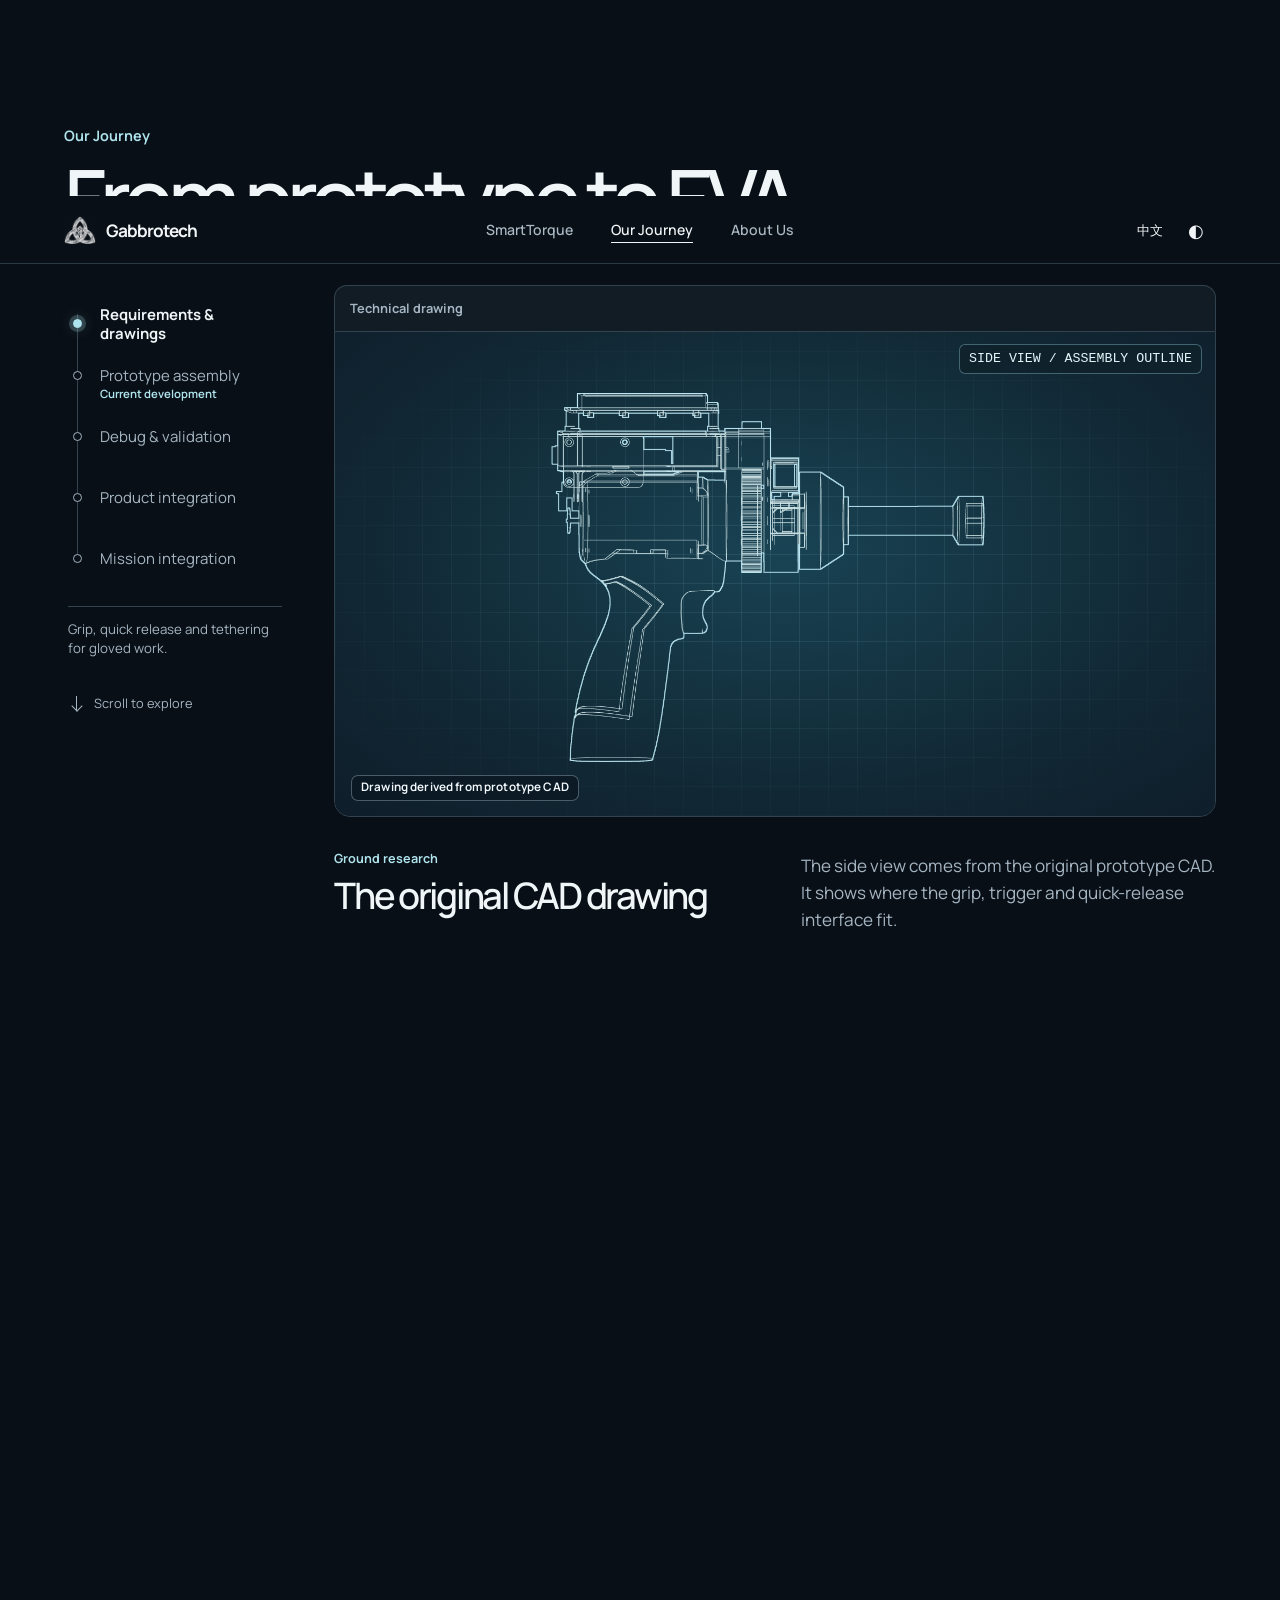
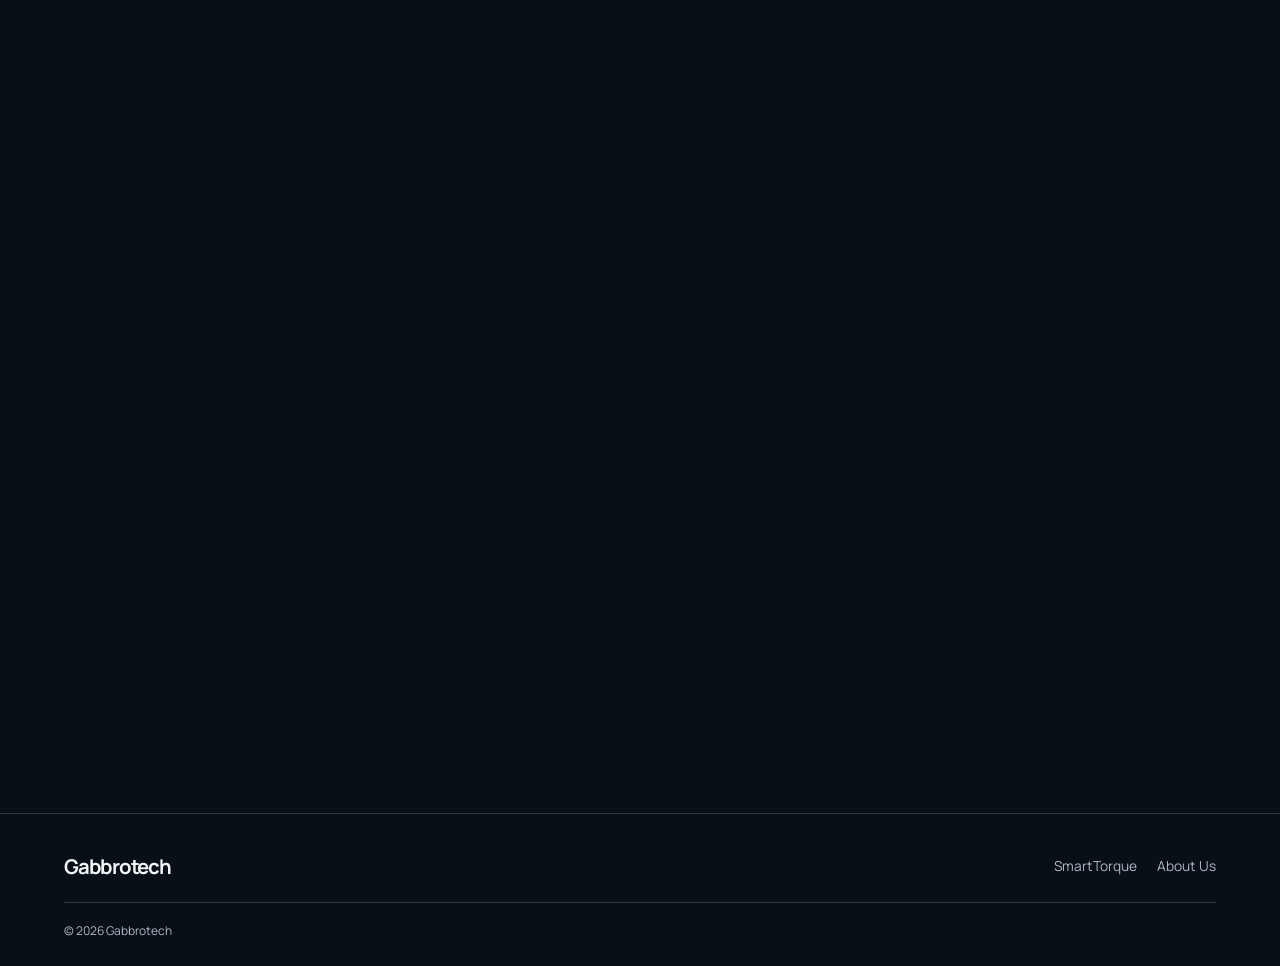
<file: journey/ground/index.html>
<!doctype html>
<html lang="en">
<head>
  <meta charset="utf-8">
  <meta name="viewport" content="width=device-width,initial-scale=1">
  <title>Our Journey | Gabbrotech</title>
  <link rel="canonical" href="/journey/">
  <meta http-equiv="refresh" content="0;url=/journey/#requirements">
  <script>location.replace('/journey/' + location.search + '#requirements');</script>
</head>
<body><p><a href="/journey/#requirements">Continue to Our Journey</a></p></body>
</html>
</file>
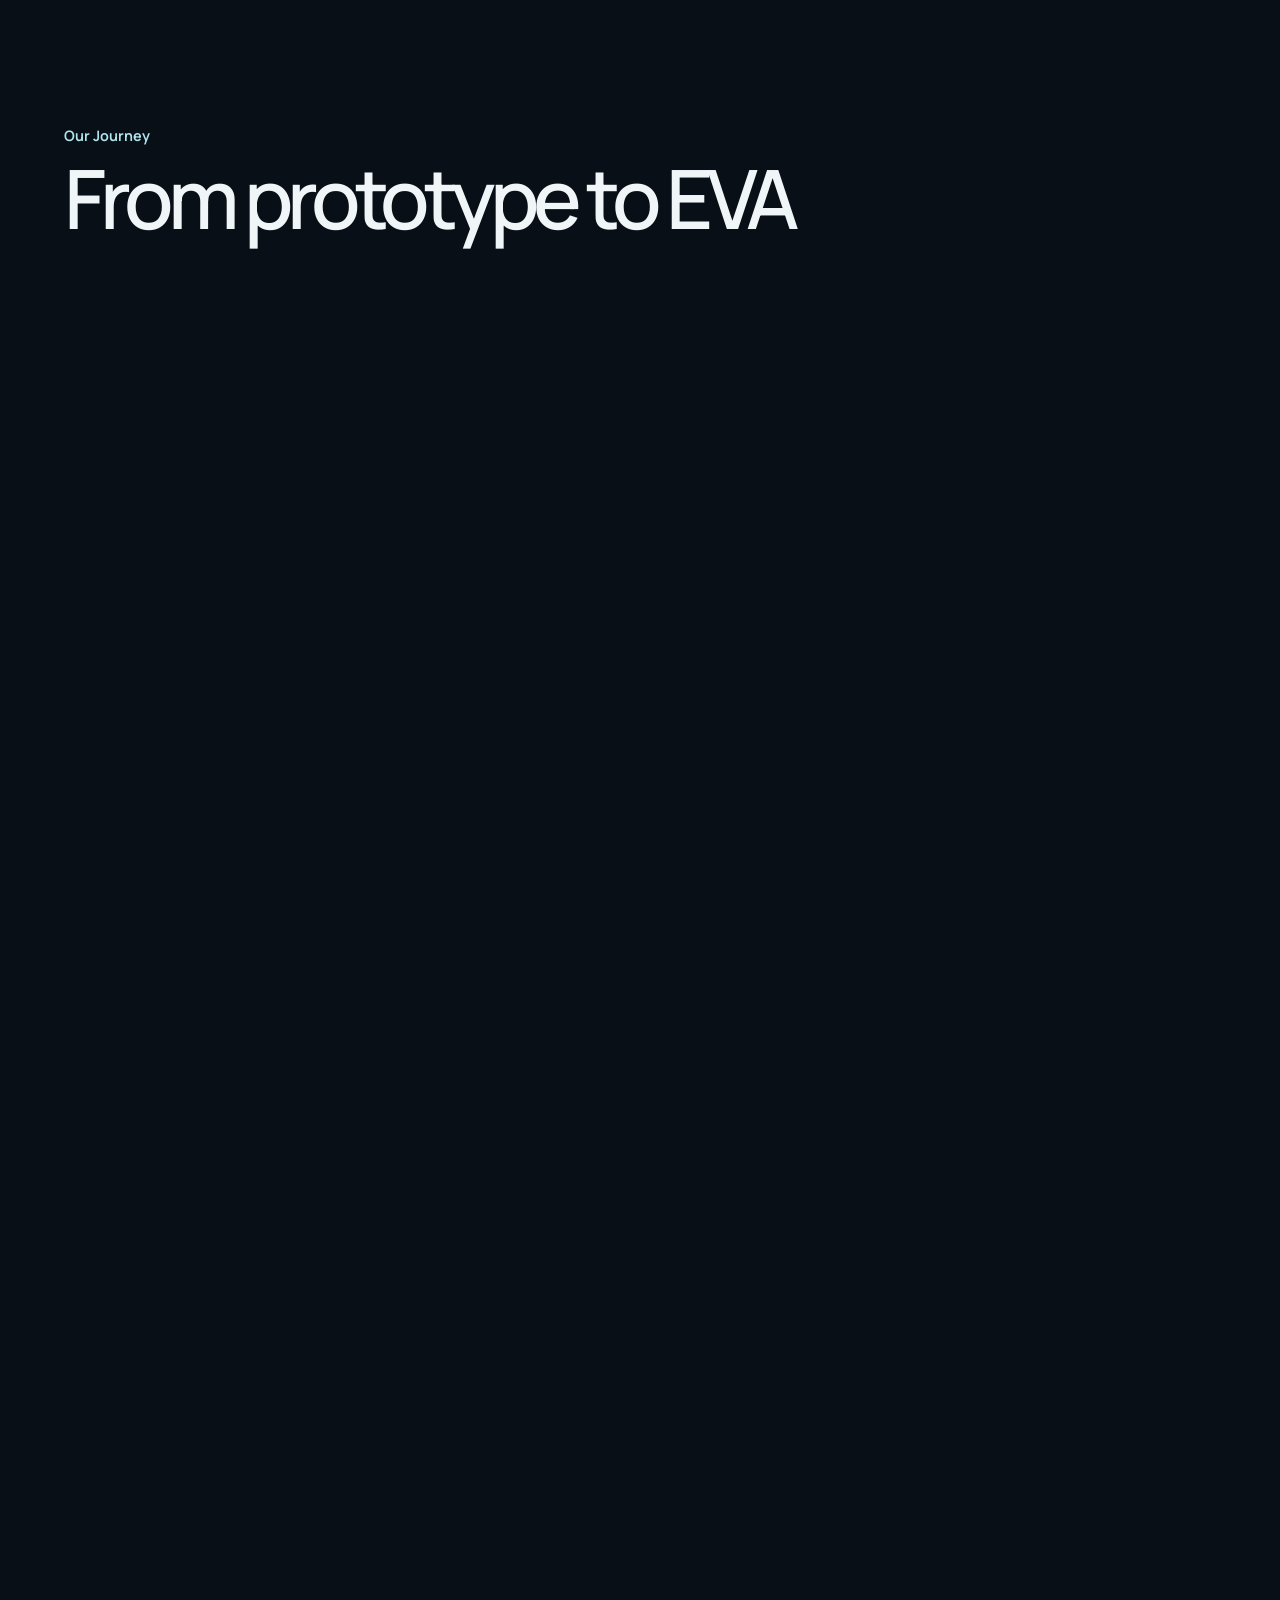
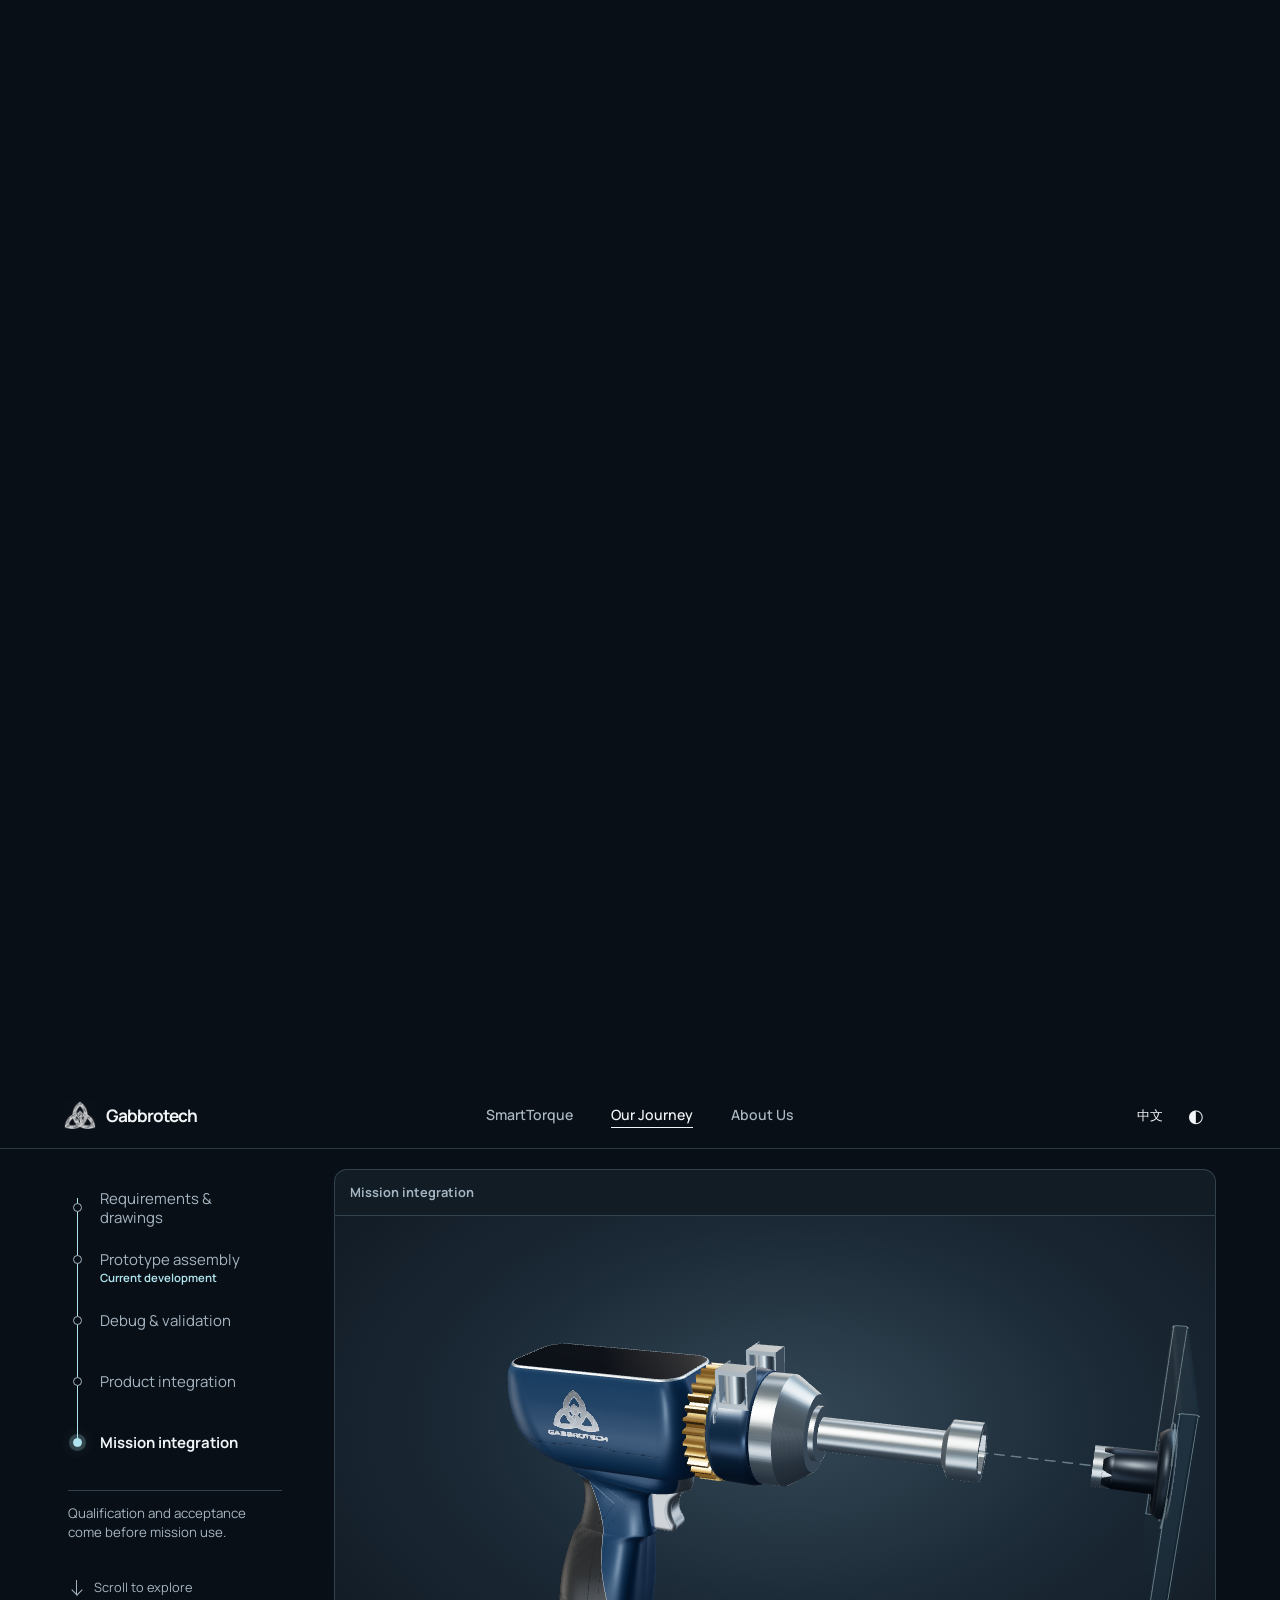
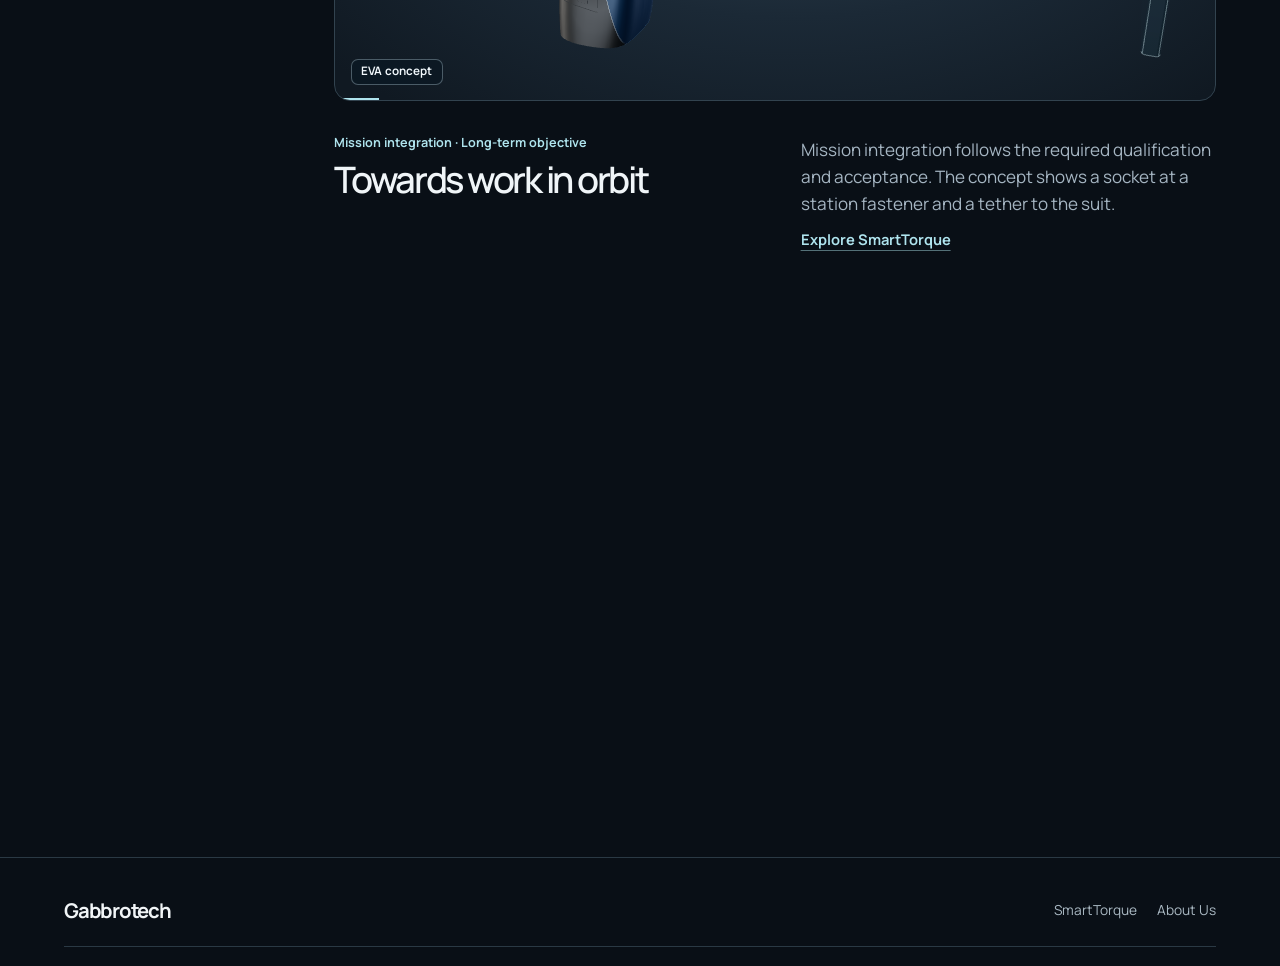
<file: journey/missions/index.html>
<!doctype html>
<html lang="en">
<head>
  <meta charset="utf-8">
  <meta name="viewport" content="width=device-width,initial-scale=1">
  <title>Our Journey | Gabbrotech</title>
  <link rel="canonical" href="/journey/">
  <meta http-equiv="refresh" content="0;url=/journey/#missions">
  <script>location.replace('/journey/' + location.search + '#missions');</script>
</head>
<body><p><a href="/journey/#missions">Continue to Our Journey</a></p></body>
</html>
</file>
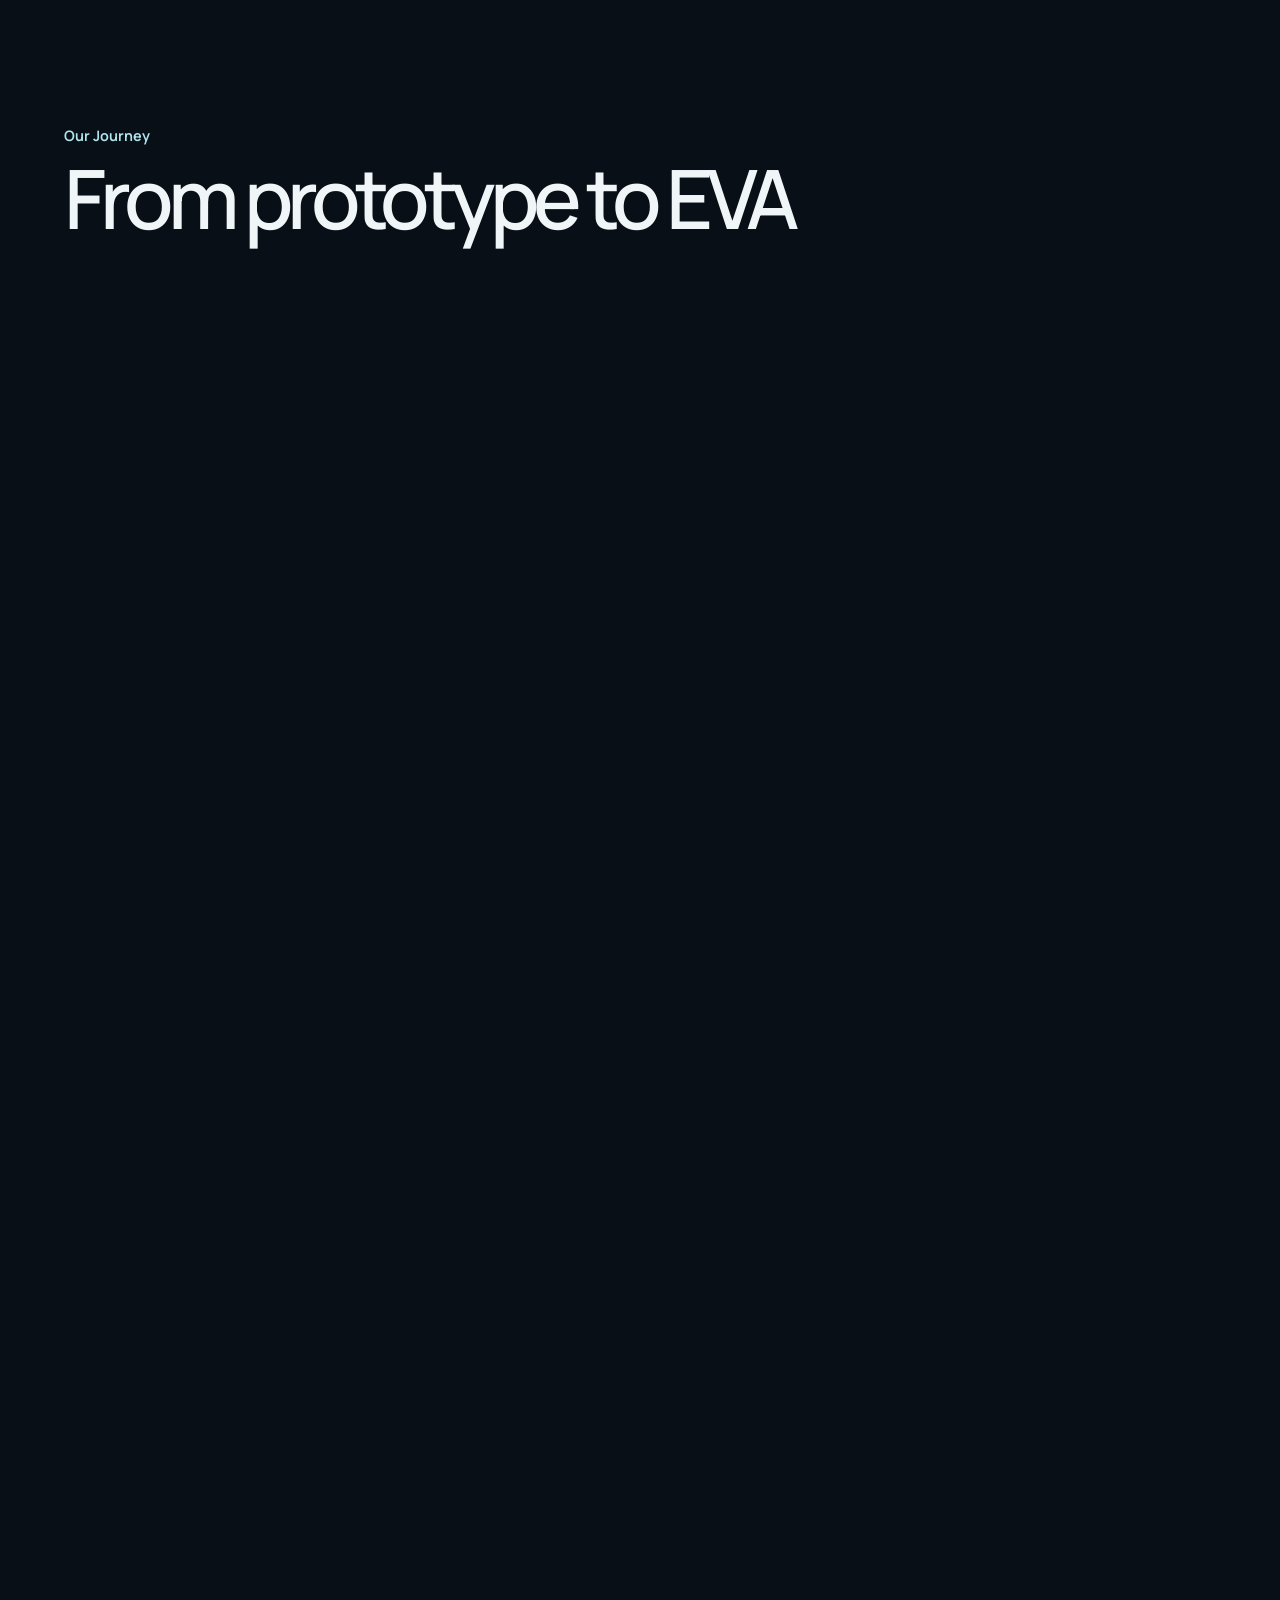
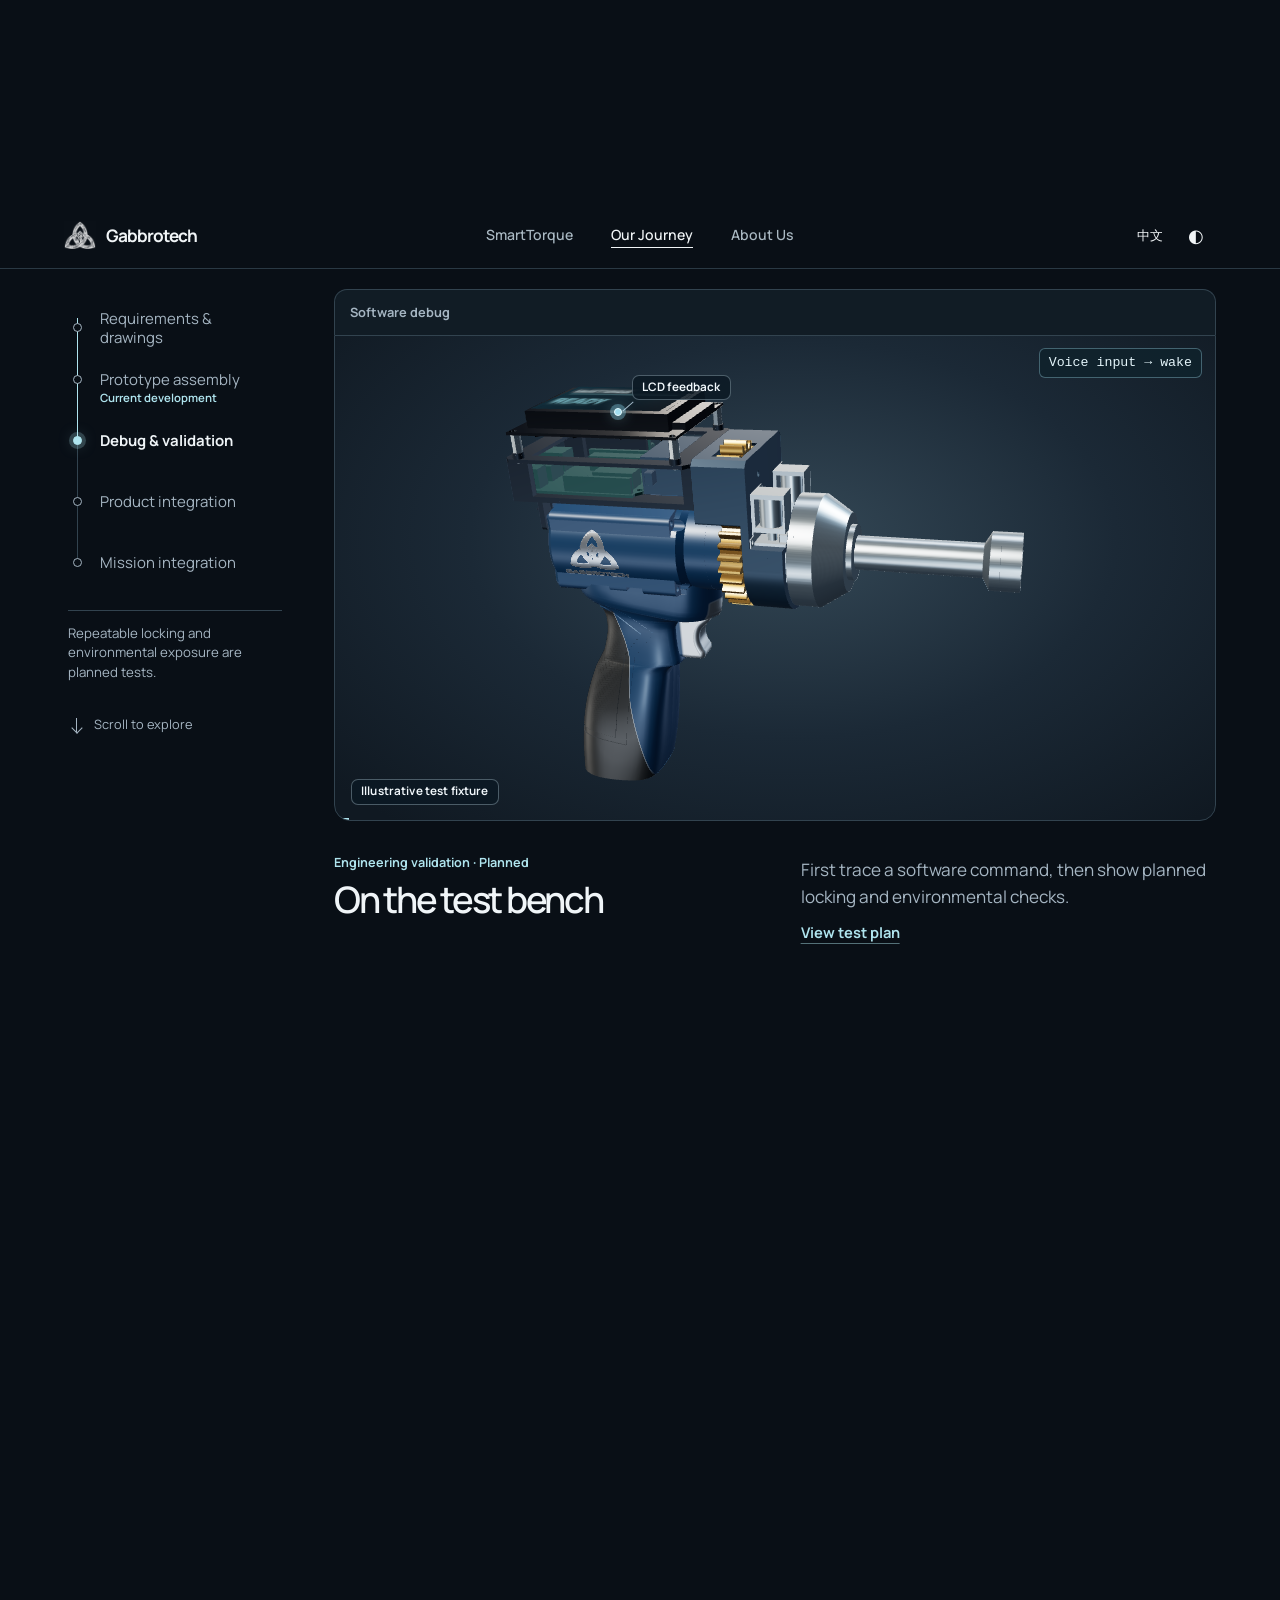
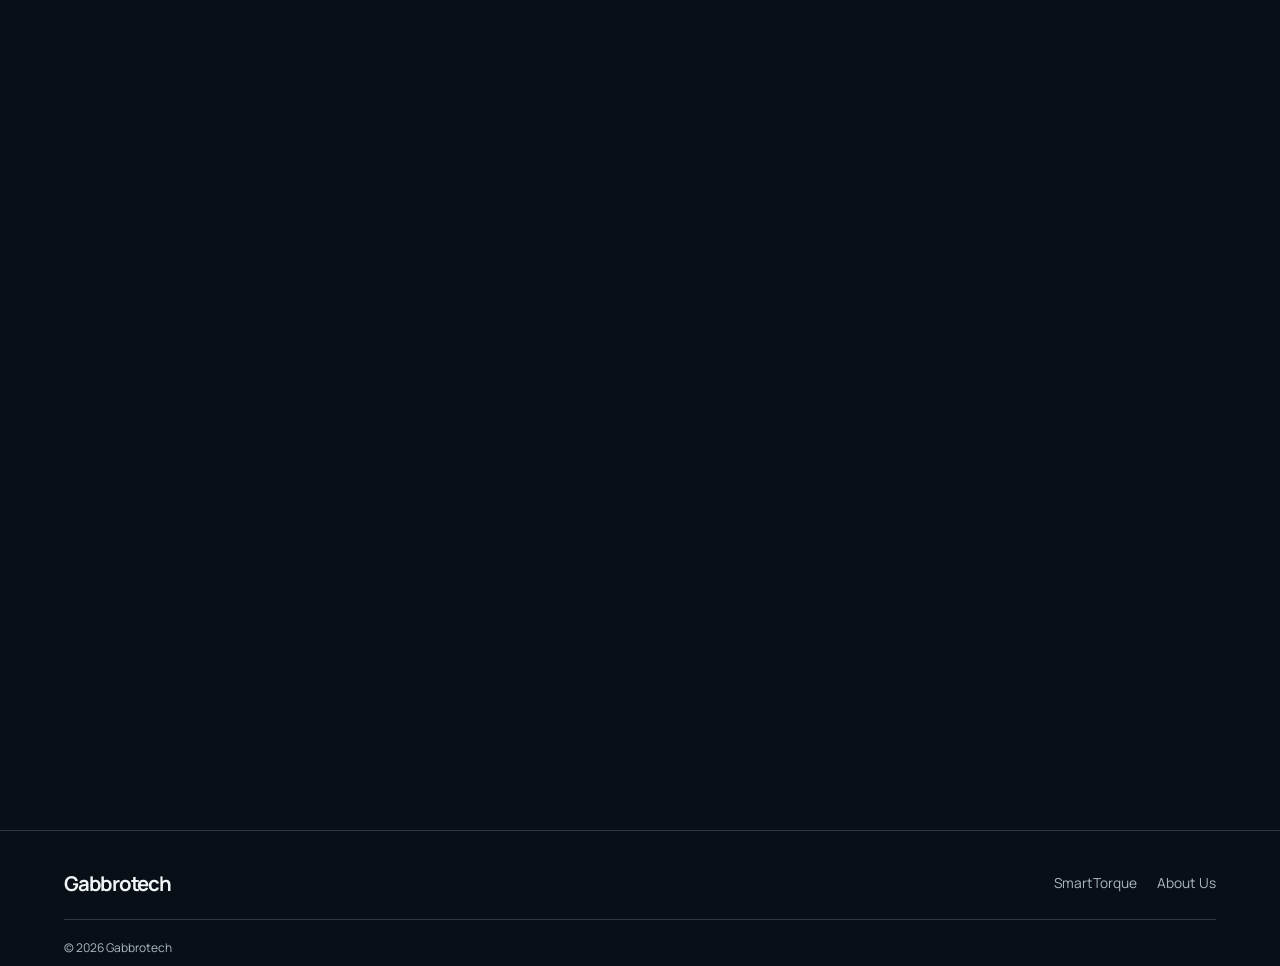
<file: journey/validation/index.html>
<!doctype html>
<html lang="en">
<head>
  <meta charset="utf-8">
  <meta name="viewport" content="width=device-width,initial-scale=1">
  <title>Our Journey | Gabbrotech</title>
  <link rel="canonical" href="/journey/">
  <meta http-equiv="refresh" content="0;url=/journey/#validation">
  <script>location.replace('/journey/' + location.search + '#validation');</script>
</head>
<body><p><a href="/journey/#validation">Continue to Our Journey</a></p></body>
</html>
</file>
<file: assets/site.css>
:root{--bg:#071017;--bg2:#0b1720;--panel:#101f29;--panel2:#132630;--line:#29404c;--text:#eef7fa;--muted:#a0b3bd;--cyan:#72e3f4;--blue:#4b9dce;--display:'Space Grotesk',Arial,sans-serif;--body:'DM Sans',Arial,sans-serif}
*{box-sizing:border-box}html{scroll-behavior:smooth}body{margin:0;background:var(--bg);color:var(--text);font-family:var(--body);font-size:16px;line-height:1.6}body::before{content:'';position:fixed;inset:0;pointer-events:none;opacity:.14;background-image:linear-gradient(rgba(137,196,222,.15) 1px,transparent 1px),linear-gradient(90deg,rgba(137,196,222,.15) 1px,transparent 1px);background-size:72px 72px;mask-image:linear-gradient(to bottom,#000,transparent 80%);z-index:-1}a{color:inherit;text-decoration:none}button{font:inherit}img{max-width:100%;display:block}.skip{position:absolute;top:-50px;left:12px;padding:9px 16px;background:var(--cyan);color:#071017;z-index:100}.skip:focus{top:12px}.wrap{width:min(100% - 64px,1300px);margin:auto}.site-header{border-bottom:1px solid rgba(113,157,177,.2);background:rgba(7,16,23,.87);backdrop-filter:blur(18px);position:sticky;top:0;z-index:50}.nav{min-height:78px;display:flex;align-items:center;justify-content:space-between;gap:28px}.brand{display:flex;align-items:center;gap:11px;font:700 1.19rem var(--display);letter-spacing:-.045em;white-space:nowrap}.brand-mark{display:grid;place-items:center;width:35px;height:35px;border:1.6px solid var(--cyan);color:var(--cyan);font:700 1rem var(--display);clip-path:polygon(0 0,100% 0,100% 73%,74% 100%,0 100%)}.nav-links{display:flex;align-items:center;gap:35px}.nav-links a{font-size:.88rem;color:#c9d7dc;transition:color .2s}.nav-links a:hover,.nav-links a[aria-current=page]{color:var(--cyan)}.nav-actions{display:flex;align-items:center;gap:20px}.nav-cta{border:1px solid #4e7180;padding:9px 17px;color:#f1fbfd;font-size:.84rem;font-weight:700;letter-spacing:.01em;transition:.2s}.nav-cta:hover{border-color:var(--cyan);color:var(--cyan)}.menu-toggle{display:none;border:0;background:none;color:var(--text);font-size:1.6rem;cursor:pointer}.eyebrow{font-size:.76rem;letter-spacing:.22em;text-transform:uppercase;font-weight:700;color:var(--cyan)}.eyebrow::before{content:'';display:inline-block;width:27px;height:1px;background:currentColor;vertical-align:middle;margin-right:12px}.hero{position:relative;overflow:hidden}.hero-grid{display:grid;grid-template-columns:minmax(0, .95fr) minmax(0,1.05fr);min-height:660px;align-items:center;gap:35px;padding-top:58px;padding-bottom:72px}.hero h1,.product-hero h1{font:500 clamp(3.5rem,6vw,6.4rem)/.98 var(--display);letter-spacing:-.077em;margin:27px 0}.hero h1 em,.product-hero h1 em{font-style:normal;color:var(--cyan)}.lede{font-size:1.12rem;color:#b6cbd3;max-width:600px;line-height:1.68}.hero-actions{display:flex;flex-wrap:wrap;gap:12px;margin-top:35px}.btn{display:inline-flex;justify-content:center;align-items:center;min-height:47px;padding:12px 22px;border:1px solid var(--cyan);font-size:.9rem;font-weight:700;letter-spacing:.015em;transition:background .2s,color .2s,transform .2s}.btn:hover{transform:translateY(-2px)}.btn-primary{background:var(--cyan);color:#071017}.btn-primary:hover{background:#a3f0f8}.btn-ghost{border-color:#4d6672;color:var(--text)}.btn-ghost:hover{border-color:var(--cyan);color:var(--cyan)}.hero-media{position:relative;aspect-ratio:1.18;background:radial-gradient(circle at 50% 45%,#163947 0,#0b1d27 42%,#08131b 73%);border:1px solid #24414d;overflow:hidden}.hero-media::before{content:'';position:absolute;inset:5%;border:1px solid rgba(114,227,244,.15);border-radius:50%;transform:rotate(-22deg) scaleY(.76)}.hero-media img{width:100%;height:100%;object-fit:cover;mix-blend-mode:screen}.media-index{position:absolute;left:22px;top:20px;z-index:2;color:#9db8c2;font-size:.72rem;letter-spacing:.18em;text-transform:uppercase}.media-label{position:absolute;right:20px;bottom:20px;color:#d4e9ed;font-size:.72rem;letter-spacing:.12em;text-transform:uppercase;z-index:2}.hero-bottom{border-top:1px solid var(--line);border-bottom:1px solid var(--line);background:#0b1821}.fact-row{display:grid;grid-template-columns:repeat(3,1fr)}.fact{padding:23px 31px;border-right:1px solid var(--line)}.fact:first-child{padding-left:0}.fact:last-child{border:0}.fact strong{display:block;font:500 1.22rem var(--display);letter-spacing:-.04em}.fact span{font-size:.79rem;text-transform:uppercase;letter-spacing:.11em;color:#85a4b1}.section{padding:122px 0}.section-head{display:grid;grid-template-columns:1fr 1fr;align-items:end;gap:64px;margin-bottom:52px}.section h2{font:500 clamp(2.45rem,4vw,4.4rem)/1.06 var(--display);letter-spacing:-.065em;margin:18px 0 0}.section-intro{color:var(--muted);font-size:1.08rem;max-width:560px;margin:0 0 5px}.overline{font-size:.75rem;letter-spacing:.2em;text-transform:uppercase;color:var(--cyan);font-weight:700}.panel{background:linear-gradient(145deg,#11242f,#0b1821);border:1px solid #29424e}.about-grid{display:grid;grid-template-columns:1.15fr .85fr;gap:20px}.statement{min-height:300px;padding:46px;display:flex;flex-direction:column;justify-content:space-between}.statement p{font:400 clamp(1.5rem,2.3vw,2.55rem)/1.25 var(--display);letter-spacing:-.04em;max-width:680px;margin:0}.statement p span{color:var(--cyan)}.statement small,.aside-note small{font-size:.74rem;letter-spacing:.17em;text-transform:uppercase;color:#86a8b7}.aside-note{padding:38px;display:flex;flex-direction:column;justify-content:space-between;gap:35px}.aside-note h3{font:500 1.6rem/1.2 var(--display);margin:0;letter-spacing:-.04em}.aside-note p{color:var(--muted);margin:13px 0 0}.feature-grid{display:grid;grid-template-columns:repeat(3,1fr);gap:18px}.feature{min-height:350px;padding:31px;display:flex;flex-direction:column}.feature .num{font-size:.76rem;letter-spacing:.15em;color:var(--cyan)}.feature h3{font:500 1.85rem/1.12 var(--display);letter-spacing:-.05em;margin:auto 0 12px}.feature p{color:var(--muted);margin:0}.feature-symbol{width:70px;height:70px;border:1px solid #3b6370;border-radius:50%;margin-top:34px;position:relative}.feature-symbol::before,.feature-symbol::after{content:'';position:absolute;border:1px solid var(--cyan)}.feature-symbol.one::before{inset:14px;border-radius:50%;border-right-color:transparent}.feature-symbol.one::after{height:1px;width:32px;left:18px;top:34px;border:0;background:var(--cyan)}.feature-symbol.two::before{width:22px;height:22px;left:10px;top:23px;transform:rotate(45deg)}.feature-symbol.two::after{width:22px;height:22px;right:10px;top:23px;transform:rotate(45deg)}.feature-symbol.three::before{inset:13px;border-radius:50%}.feature-symbol.three::after{width:30px;height:30px;top:19px;left:19px;border-radius:50%;border-left-color:transparent}.contrast{background:#d9e6e9;color:#0b1a22}.contrast .overline{color:#175b74}.contrast .section-intro{color:#3b5967}.problem-list{display:grid;grid-template-columns:repeat(4,1fr);border-top:1px solid #9cb3bc}.problem{padding:28px 22px 0 0}.problem:not(:last-child){border-right:1px solid #9cb3bc;margin-right:23px}.problem span{color:#126b84;font:600 1.3rem var(--display)}.problem h3{font:600 1.15rem var(--display);letter-spacing:-.03em}.problem p{color:#435e68;font-size:.94rem}.tech-band{position:relative;overflow:hidden;background:radial-gradient(circle at 70% 30%,#123747,#071017 58%);border-top:1px solid #25414d;border-bottom:1px solid #25414d}.tech-grid{display:grid;grid-template-columns:.9fr 1.1fr;gap:60px;align-items:center}.tech-list{display:grid;gap:0;margin-top:32px}.tech-list div{padding:19px 0;border-top:1px solid var(--line)}.tech-list strong{display:block;font:500 1.12rem var(--display)}.tech-list span{display:block;color:var(--muted);font-size:.92rem;margin-top:5px}.system-graphic{padding:42px;border:1px solid #34525f;background:#0b1b25;min-height:470px;display:grid;align-content:center;gap:12px}.system-row{display:grid;grid-template-columns:1fr 38px 1fr;align-items:center;gap:12px}.system-node{min-height:94px;padding:18px;border:1px solid #3e6875;background:#112a34}.system-node strong{display:block;font:.95rem var(--display);color:#f1fbfd}.system-node small{display:block;color:#98b4be;margin-top:7px}.system-arrow{text-align:center;color:var(--cyan);font-size:1.3rem}.system-core{padding:23px;border:1px solid var(--cyan);background:rgba(68,182,205,.08);text-align:center;font:500 1.3rem var(--display)}.applications{display:grid;grid-template-columns:repeat(3,1fr);gap:18px}.application{padding:30px;min-height:230px;display:flex;flex-direction:column;justify-content:space-between;border:1px solid var(--line);background:#0c1922}.application .app-no{font-size:.75rem;color:var(--cyan);letter-spacing:.18em}.application h3{font:500 1.45rem var(--display);letter-spacing:-.04em;margin:0 0 8px}.application p{color:var(--muted);margin:0;font-size:.92rem}.cta-band{padding:75px 0;background:#12323e;border-top:1px solid #2d5d6c}.cta-inner{display:flex;justify-content:space-between;align-items:center;gap:35px}.cta-inner h2{font:500 clamp(2.2rem,3.4vw,3.8rem)/1.06 var(--display);letter-spacing:-.06em;max-width:650px;margin:10px 0 0}.site-footer{padding:45px 0 28px;background:#050c11}.footer-grid{display:flex;align-items:start;justify-content:space-between;gap:30px}.footer-grid p{max-width:400px;color:#8fa5ae;font-size:.9rem}.footer-links{display:flex;gap:40px;font-size:.85rem;color:#bfd0d5}.footer-links a:hover{color:var(--cyan)}.footer-bottom{display:flex;justify-content:space-between;gap:20px;border-top:1px solid #23333c;margin-top:55px;padding-top:18px;color:#7e959f;font-size:.75rem}.product-hero{overflow:hidden;background:radial-gradient(circle at 75% 40%,#123746 0,transparent 45%)}.product-hero .hero-grid{min-height:620px}.product-hero h1{font-size:clamp(3.3rem,5.7vw,6.1rem)}.product-meta{display:flex;gap:30px;flex-wrap:wrap;margin-top:42px;padding-top:19px;border-top:1px solid #3d5a66}.product-meta span{font-size:.74rem;letter-spacing:.16em;text-transform:uppercase;color:#8bb2c0}.feature-lines{display:grid;grid-template-columns:repeat(2,1fr);gap:17px}.feature-line{padding:29px;min-height:210px}.feature-line h3{font:500 1.5rem var(--display);letter-spacing:-.04em;margin:14px 0 12px}.feature-line p{color:var(--muted);margin:0;font-size:.94rem}.attachment-tabs{display:flex;gap:4px;border-bottom:1px solid var(--line);margin:38px 0 0}.attachment-tabs button{border:0;border-bottom:2px solid transparent;background:none;color:#a9bec7;padding:15px 24px;cursor:pointer;text-align:left}.attachment-tabs button[aria-selected=true]{color:var(--cyan);border-color:var(--cyan)}.attachment-detail{display:grid;grid-template-columns:1fr 1fr;min-height:320px;border:1px solid var(--line);background:#0f202a}.attachment-visual{display:grid;place-items:center;background:radial-gradient(circle,#1e4351,#0b1a23 66%);border-right:1px solid var(--line)}.attachment-visual svg{width:min(58%,220px);height:auto;color:var(--cyan)}.attachment-copy{padding:48px;display:flex;flex-direction:column;justify-content:center}.attachment-copy h3{font:500 2rem var(--display);margin:0 0 12px;letter-spacing:-.05em}.attachment-copy p{color:var(--muted);max-width:450px}.attachment-copy small{color:var(--cyan);text-transform:uppercase;letter-spacing:.14em}.steps{display:grid;grid-template-columns:repeat(4,1fr);gap:15px}.step{padding:28px;border-top:2px solid #4e91a5;background:#0e1e27}.step b{color:var(--cyan);font:500 1.7rem var(--display)}.step h3{font:500 1.2rem var(--display);margin:45px 0 8px}.step p{color:var(--muted);font-size:.93rem;margin:0}.metrics-intro{padding:18px 22px;background:#16303b;border-left:2px solid var(--cyan);color:#c3d7dd;max-width:840px;margin-bottom:30px}.metric-groups{display:grid;grid-template-columns:repeat(3,1fr);gap:16px}.metric-group{border:1px solid var(--line);padding:26px;background:#0d1b24}.metric-group h3{font:500 1.35rem var(--display);margin:0 0 20px}.metric-group ul{padding:0;margin:0;list-style:none}.metric-group li{padding:15px 0;border-top:1px solid #29414d}.metric-group strong{display:block;font-size:.95rem}.metric-group span{display:block;font-size:.83rem;color:var(--muted);margin-top:4px}.metric-group .pending{font-size:.7rem;text-transform:uppercase;letter-spacing:.11em;color:var(--cyan)}.architecture{display:grid;grid-template-columns:1fr 1fr;gap:35px;align-items:start}.component-list{display:grid;gap:10px}.component{padding:20px 25px;border:1px solid var(--line);background:#10222c}.component strong{font:500 1.05rem var(--display)}.component p{color:var(--muted);margin:7px 0 0;font-size:.9rem}.architecture-note{padding:37px;border:1px solid #376170;background:linear-gradient(145deg,#153440,#0a1922)}.architecture-note h3{font:500 2.1rem/1.16 var(--display);letter-spacing:-.05em;margin:0 0 20px}.architecture-note p{color:#a6c0c9}.fineprint{font-size:.78rem;color:#89a1aa;margin-top:22px}.reveal{opacity:0;transform:translateY(18px);transition:opacity .7s,transform .7s}.reveal.visible{opacity:1;transform:none}a:focus-visible,button:focus-visible{outline:2px solid var(--cyan);outline-offset:3px}@media(max-width:980px){.wrap{width:min(100% - 40px,1300px)}.hero-grid{grid-template-columns:1fr;min-height:0;padding-top:70px}.hero-media{aspect-ratio:1.65}.section-head{gap:25px}.tech-grid{grid-template-columns:1fr}.system-graphic{min-height:0}.steps{grid-template-columns:repeat(2,1fr)}}@media(max-width:720px){.nav{min-height:66px}.menu-toggle{display:block}.nav-links{display:none;position:absolute;top:65px;left:0;right:0;padding:18px 22px 25px;background:#0a1a22;border-bottom:1px solid var(--line);flex-direction:column;align-items:stretch;gap:17px}.nav-links.open{display:flex}.nav-actions .nav-cta{display:none}.hero-grid{padding-top:57px;padding-bottom:48px;gap:38px}.hero h1,.product-hero h1{font-size:clamp(3rem,13vw,4.2rem)}.hero-media{aspect-ratio:1.15}.fact-row,.feature-grid,.applications,.metric-groups{grid-template-columns:1fr}.fact{border-right:0;border-bottom:1px solid var(--line);padding:17px 0}.section{padding:77px 0}.section-head,.about-grid,.attachment-detail,.architecture{grid-template-columns:1fr;gap:28px}.section-head{margin-bottom:35px}.statement{padding:29px;min-height:260px}.aside-note{padding:29px}.feature{min-height:260px}.contrast .problem-list{grid-template-columns:1fr 1fr}.problem{border:0!important;margin:0!important;padding:20px 12px 0 0}.system-graphic{padding:19px}.system-row{grid-template-columns:1fr 20px 1fr}.system-node{padding:10px;min-height:100px}.application{min-height:190px}.cta-inner,.footer-grid{flex-direction:column;align-items:flex-start}.footer-bottom{flex-direction:column}.attachment-visual{min-height:240px;border-right:0;border-bottom:1px solid var(--line)}.attachment-copy{padding:30px}.attachment-tabs button{padding:14px 12px;font-size:.87rem}.steps{grid-template-columns:1fr 1fr}.step h3{margin-top:24px}}@media(max-width:420px){.wrap{width:min(100% - 32px,1300px)}.hero-actions .btn{width:100%}.steps,.contrast .problem-list{grid-template-columns:1fr}.system-node small{font-size:.72rem}}
/* Display preferences */
.display-controls{display:flex;align-items:center;gap:7px}.display-toggle{min-width:40px;height:38px;padding:0 10px;border:1px solid #425f6b;background:transparent;color:#d6e7ec;cursor:pointer;font-size:.8rem;font-weight:700}.theme-toggle{font-size:1.08rem}.display-toggle:hover{border-color:var(--cyan);color:var(--cyan)}
html[data-theme="light"]{--bg:#edf3f5;--bg2:#e3ecef;--panel:#f5f8f9;--panel2:#e7eff2;--line:#b5c7ce;--text:#162a34;--muted:#536c77;color-scheme:light}
html[data-theme="light"] body{background:#edf3f5;color:#162a34}
html[data-theme="light"] body::before{opacity:.12;background-image:linear-gradient(rgba(31,77,92,.2) 1px,transparent 1px),linear-gradient(90deg,rgba(31,77,92,.2) 1px,transparent 1px)}
html[data-theme="light"] .site-header{background:rgba(241,247,249,.92);border-color:rgba(50,87,101,.22)}
html[data-theme="light"] .brand,html[data-theme="light"] .nav-links a,html[data-theme="light"] .nav-cta,html[data-theme="light"] .display-toggle,html[data-theme="light"] .menu-toggle{color:#17313c}
html[data-theme="light"] .brand-mark{color:#12647b;border-color:#12647b}
html[data-theme="light"] .display-toggle{border-color:#9bb1ba}
html[data-theme="light"] .hero,.html[data-theme="light"] .product-hero{background:radial-gradient(circle at 75% 40%,#d9e9ee 0,transparent 48%)}
html[data-theme="light"] .hero h1,html[data-theme="light"] .product-hero h1,html[data-theme="light"] .section h2,html[data-theme="light"] .feature h3,html[data-theme="light"] .feature-line h3,html[data-theme="light"] .aside-note h3,html[data-theme="light"] .cta-inner h2{color:#162a34}
html[data-theme="light"] .lede,html[data-theme="light"] .section-intro,html[data-theme="light"] .feature p,html[data-theme="light"] .feature-line p,html[data-theme="light"] .statement p,html[data-theme="light"] .aside-note p,html[data-theme="light"] .application p,html[data-theme="light"] .architecture-note p,html[data-theme="light"] .component p,html[data-theme="light"] .step p{color:#4d6570}
html[data-theme="light"] .hero-bottom,html[data-theme="light"] .panel,html[data-theme="light"] .feature,html[data-theme="light"] .feature-line,html[data-theme="light"] .application,html[data-theme="light"] .step,html[data-theme="light"] .metric-group,html[data-theme="light"] .component,html[data-theme="light"] .system-graphic,html[data-theme="light"] .system-node,html[data-theme="light"] .attachment-detail,html[data-theme="light"] .metric-group{background:#f6f9fa;border-color:#c1d0d5}
html[data-theme="light"] .tech-band{background:radial-gradient(circle at 70% 30%,#d6e8ed,#edf3f5 58%);border-color:#c1d0d5}
html[data-theme="light"] .system-node strong,html[data-theme="light"] .system-core,html[data-theme="light"] .metric-group h3,html[data-theme="light"] .metric-group strong,html[data-theme="light"] .component strong,html[data-theme="light"] .step h3,html[data-theme="light"] .application h3{color:#17313c}
html[data-theme="light"] .system-core{background:#e3f3f6}
html[data-theme="light"] .attachment-visual{background:radial-gradient(circle,#deedf1,#f3f7f8 66%);border-color:#c1d0d5}
html[data-theme="light"] .attachment-copy p,html[data-theme="light"] .metric-group span,html[data-theme="light"] .system-node small{color:#536c77}
html[data-theme="light"] .cta-band{background:#d8e9ed;border-color:#b5cbd2}
html[data-theme="light"] .site-footer{background:#e1eaed}
html[data-theme="light"] .site-footer .brand,html[data-theme="light"] .site-footer p,html[data-theme="light"] .site-footer .footer-links,html[data-theme="light"] .footer-bottom{color:#425d68}
html[data-theme="light"] .product-stage{background:radial-gradient(ellipse at 46% 53%,#d4e7ec 0,#e8f0f2 48%,#edf3f5 100%)}
html[data-theme="light"] .viewer-topline{color:#294b58;background:rgba(235,244,247,.65);border-color:rgba(56,107,124,.2)}
html[data-theme="light"] .viewer-top-controls button,html[data-theme="light"] .viewer-action{background:#e1eef1;color:#184052;border-color:#8baeb9}
html[data-theme="light"] .viewer-hint,html[data-theme="light"] .stage-foot{color:#4d6570}
html[data-theme="light"] .part-panel{background:rgba(239,247,249,.82);border-color:rgba(55,103,119,.42)}
html[data-theme="light"] .part-panel-top,html[data-theme="light"] .part-selector h3{color:#486672;border-color:#bfd0d5}
html[data-theme="light"] .part-copy p{color:#536c77}
html[data-theme="light"] .part-button{background:#e1ecef;color:#1c3944}
html[data-theme="light"] .part-button:hover,html[data-theme="light"] .part-button[aria-pressed=true]{background:#d1e8ee}
html[data-theme="light"] .metric-groups li,html[data-theme="light"] .fact,html[data-theme="light"] .tech-list div{border-color:#c4d3d8}
html[data-theme="light"] .product-stage .stage-intro h1{color:#172f3a}
@media(max-width:720px){.nav-actions{gap:9px}.nav-actions .display-controls{gap:4px}.display-toggle{min-width:36px;height:35px;padding:0 7px}.display-controls{order:0}.nav-actions .nav-cta{display:none}.nav .menu-toggle{display:block}}

/* Exact company mark supplied by Gabbrotech */
.brand-mark{position:relative;width:40px;height:40px;overflow:hidden;background:#fff;border:1px solid rgba(20,54,82,.22);clip-path:none}
.brand-mark img{position:absolute;width:94px;max-width:none;height:auto;left:-27px;top:-2px}
.company-logo{width:min(100%,280px);padding:9px 13px;background:#fff;border:1px solid rgba(20,54,82,.18);margin-top:18px}
/* Preserve the supplied mark; blend its white backdrop into each page theme. */
.brand-mark,html[data-theme="light"] .brand-mark{background:transparent;border:0}
.company-logo{background:transparent;padding:0;border:0}
.brand-mark img,.company-logo{filter:grayscale(1) invert(1);mix-blend-mode:screen}
html[data-theme="light"] .brand-mark img,html[data-theme="light"] .company-logo{filter:none;mix-blend-mode:multiply}
.architecture-note,html[data-theme="light"] .architecture-note{color:#eef7fa}
.architecture-note h3,html[data-theme="light"] .architecture-note h3{color:#eef7fa}
.architecture-note p,html[data-theme="light"] .architecture-note p{color:#c0d3dc}
.architecture-note .fineprint,html[data-theme="light"] .architecture-note .fineprint{color:#a9c1cc}
.architecture-note .overline,html[data-theme="light"] .architecture-note .overline{color:#88e2ef}
/* Keep the mission label and statement together, regardless of the logo card height. */
.about-grid{align-items:start}
.statement{justify-content:flex-start;gap:24px;min-height:0;padding:clamp(26px,3.5vw,46px)}
.statement p{margin:0;line-height:1.4;max-width:24ch}
html[lang="zh-CN"] .statement p{max-width:none;letter-spacing:-.02em;line-height:1.5;word-break:normal;text-wrap:pretty}
/* The About heading is a navigation focus target, not an interactive control. */
#about h2[tabindex="-1"]:focus{outline:none}
</file>
<file: assets/editorial.css>
/* Photographic editorial layer; original opening and CAD controls stay intact. */
[hidden]{display:none!important}.orbital-divider{margin:0}.render-grid figure:nth-child(2) img{object-position:50% 50%}
.editorial-heading h2,.mission-photo h2,.journey-card h3{text-wrap:balance}
body::before{opacity:.035}html{scroll-padding-top:90px}body{overflow-x:hidden}.brand-mark{border:0!important;background:transparent!important;clip-path:none!important;overflow:visible!important}.brand-mark img{filter:grayscale(1) invert(1)!important;mix-blend-mode:screen!important}.brand-mark{mix-blend-mode:screen}.hero-brand-logo{mix-blend-mode:screen;filter:grayscale(1) invert(1);background:transparent}[data-theme=light] .brand-mark{mix-blend-mode:multiply}[data-theme=light] .brand-mark img,[data-theme=light] .hero-brand-logo{filter:none!important;mix-blend-mode:multiply!important}.site-header{border-color:var(--line);background:color-mix(in srgb,var(--bg) 88%,transparent)}.nav-cta,.btn{border-radius:2px}.editorial-kicker{font:500 .67rem/1.6 var(--body);letter-spacing:.22em;color:var(--cyan)}.editorial-heading{max-width:1300px;margin:auto;padding:64px 32px 38px}.editorial-heading h2{font:500 clamp(2rem,4.4vw,4.7rem)/1.1 var(--display);letter-spacing:-.055em;margin:18px 0}.editorial-heading p{font-size:1rem;color:var(--muted);margin:0}.journey-entry{padding-bottom:60px;overflow:hidden;scroll-margin-top:78px}.journey-track{position:relative;display:flex;gap:30px;padding:0 max(28px,calc((100vw - 690px)/2));overflow-x:auto;scroll-snap-type:x mandatory;scrollbar-width:none;align-items:center;overscroll-behavior-x:contain}.journey-track::-webkit-scrollbar{display:none}.journey-card{position:relative;flex:0 0 min(690px,76vw);height:min(62vw,580px);min-height:360px;scroll-snap-align:center;isolation:isolate;transition:transform .6s,opacity .6s;transform:scale(.93);opacity:.58;overflow:hidden;border-radius:3px;background:#0b1922}.journey-card.is-active{opacity:1;transform:scale(1)}.journey-card>img{width:100%;height:100%;object-fit:cover;transition:transform 1s}.journey-card:hover>img{transform:scale(1.035)}.journey-card::after{content:'';position:absolute;inset:0;background:linear-gradient(transparent 20%,#071017aa 65%,#071017ed);z-index:0}.journey-card-copy{position:absolute;z-index:1;bottom:38px;left:40px;right:40px;color:#f4fbff}.journey-card-copy small{font-size:.68rem;letter-spacing:.19em;color:#9fe8f1}.journey-card-copy h3{font:500 clamp(1.6rem,2.7vw,2.8rem)/1.15 var(--display);letter-spacing:-.035em;margin:18px 0;max-width:530px}.journey-link{display:inline-flex;align-items:center;gap:35px;font-size:.82rem;border-bottom:1px solid #a0cbd588;padding:12px 0}.journey-controls{display:flex;align-items:center;justify-content:center;gap:27px;margin-top:28px}.journey-controls button{width:44px;height:44px;border-radius:50%;border:1px solid var(--line);color:var(--text);background:transparent;cursor:pointer}.journey-controls button:disabled{opacity:.25;cursor:default}.journey-controls span{font-size:.65rem;letter-spacing:.16em;color:var(--muted)}.editorial-product{max-width:1440px;margin:auto;display:grid;grid-template-columns:1.25fr 1fr;align-items:center;padding:60px 32px 110px;gap:60px}.editorial-product-image{overflow:hidden;mask-image:linear-gradient(90deg,transparent,#000 8%,#000 92%,transparent);background:#071017}.editorial-product-image img{width:100%;aspect-ratio:1.25;object-fit:cover}.editorial-product h2,.mission-photo h2,.editorial-gallery h2,.journey-detail h2{font:500 clamp(2.1rem,4.2vw,4.3rem)/1.12 var(--display);letter-spacing:-.05em;white-space:pre-line;margin:20px 0}.editorial-product p{max-width:400px;color:var(--muted);font-size:1.05rem}.editorial-link{display:inline-flex;align-items:center;gap:26px;border:0;border-bottom:1px solid var(--cyan);background:none;color:var(--text);padding:14px 0;margin-top:20px;cursor:pointer;font-size:.9rem}.mission-photo{position:relative;min-height:650px;height:76vh;max-height:900px;overflow:hidden;color:#f4fbff;isolation:isolate}.mission-photo>img{position:absolute;inset:0;width:100%;height:100%;object-fit:cover;object-position:50% 40%;z-index:-2}.mission-photo::after{content:'';position:absolute;inset:0;background:linear-gradient(90deg,#071017dd,transparent 85%),linear-gradient(0deg,#071017b0,transparent 60%);z-index:-1}.mission-photo>div{position:absolute;left:max(32px,calc((100vw - 1236px)/2));bottom:17%;max-width:600px;padding-right:24px}.mission-photo p{max-width:390px;color:#d5e6ed}.mission-photo>small{position:absolute;bottom:24px;right:32px;color:#b8c5cd;font-size:.65rem}.journey-detail{max-width:1180px;margin:0 auto;padding:100px 32px}.journey-detail header{margin-bottom:50px}.journey-detail header>small{color:var(--cyan);letter-spacing:.18em}.journey-detail header>p{color:var(--muted)}.journey-phase{display:grid;grid-template-columns:190px 1fr;gap:45px;padding:38px 0;border-top:1px solid var(--line)}.journey-phase>div:first-child{display:flex;flex-direction:column;gap:20px;color:var(--cyan);font-size:.75rem;letter-spacing:.12em}.journey-phase>div:first-child span{color:var(--muted)}.journey-phase h3{font-size:1.65rem;line-height:1.25;font-weight:500;margin:0 0 18px}.journey-phase p{max-width:700px;color:var(--muted);font-size:1.04rem}.editorial-end{text-align:center;padding:100px 24px 120px}.editorial-end h2{font-size:clamp(1.7rem,4.5vw,4rem);font-weight:500;letter-spacing:-.04em}.photo-credits{max-width:1300px;margin:32px auto 0;padding:20px 32px;border-top:1px solid var(--line);font-size:.65rem;line-height:1.9;color:var(--muted)}.photo-credits a{text-decoration:underline;text-underline-offset:3px}
.eva-gateway{position:relative;overflow:hidden;isolation:isolate;background:#071017;color:#f2f9fc}.eva-scene{position:relative;width:100%;aspect-ratio:1672/941;transition:transform .65s ease,opacity .65s ease}.eva-scene>img{display:block;width:100%;height:100%;object-fit:cover}.eva-copy{position:absolute;top:16%;left:max(32px,calc((100vw - 1300px)/2));width:43%;pointer-events:none}.eva-copy h1{font:500 clamp(2.4rem,5vw,5.5rem)/1.08 var(--display);letter-spacing:-.055em;white-space:pre-line;margin:25px 0}.eva-copy p{color:#c2d1da;max-width:350px;font-size:.95rem}.eva-copy button{pointer-events:auto;color:#f5fbfd}.render-caption{position:absolute;bottom:18px;left:32px;color:#b0c6d0;font-size:.63rem;letter-spacing:.09em}.tool-hotspot{position:absolute;inset:0;border:0;background:none;cursor:default;padding:0;color:#9bf6ff;pointer-events:none}.tool-hotspot svg{position:absolute;inset:0;width:100%;height:100%;overflow:visible}.tool-hotspot path{fill:transparent;stroke:currentColor;stroke-width:2;vector-effect:non-scaling-stroke;filter:drop-shadow(0 0 5px #73edff);animation:tool-outline 3s ease-in-out infinite;pointer-events:all;cursor:pointer}.tool-hotspot:hover path,.tool-hotspot:focus-visible path{stroke-width:3;fill:#87f5ff12;animation:none}.tool-hotspot:focus-visible{outline:2px solid #8feeff;outline-offset:-8px}.tool-hotspot-label{position:absolute;left:65%;top:34%;background:#071017c9;border:1px solid #8ce3f055;padding:9px 15px;font:500 .7rem var(--body);letter-spacing:.03em;pointer-events:auto;cursor:pointer;white-space:nowrap}.is-opening .eva-scene{transform:scale(1.13);opacity:0}.is-opening .eva-copy,.is-opening .render-caption{opacity:0;transition:opacity .4s}.explorer-reveal{animation:explorer-enter .7s both}.product-stage .stage-intro{padding-top:40px;padding-bottom:30px}.stage-intro h1{font:500 clamp(2rem,4vw,3.7rem)/1.15 var(--display);margin:14px 0}.back-to-mission{display:block;margin:25px 32px 0;color:var(--muted);background:none;border:0;cursor:pointer;font-size:.75rem}.editorial-gallery{max-width:1360px;margin:auto;padding:100px 32px 50px}.render-grid{display:grid;grid-template-columns:1fr 1fr;gap:24px;margin-top:40px}.render-grid figure{margin:0;background:var(--bg2);overflow:hidden}.render-grid img{width:100%;aspect-ratio:1.35;object-fit:cover}.render-grid figcaption{color:var(--muted);font-size:.8rem;padding:18px 22px}.technical-detail{max-width:1300px;margin:0 auto 20px;border-top:1px solid var(--line)}.technical-detail>summary{display:flex;justify-content:space-between;padding:28px 32px;font-size:1.1rem;cursor:pointer;list-style:none}.technical-detail .section{padding-top:20px}.technical-detail>summary::-webkit-details-marker{display:none}.orbital-divider{position:relative;height:460px;overflow:hidden}.orbital-divider img{width:100%;height:100%;object-fit:cover}.orbital-divider small{position:absolute;bottom:16px;left:32px;color:#e1edf4;font-size:.65rem}.section{padding-top:70px;padding-bottom:70px}.section-intro{font-size:1rem}.feature p,.step p{font-size:.94rem}.section-head h2{font-size:clamp(2rem,3.6vw,3.4rem)}
@keyframes tool-outline{0%,100%{stroke-opacity:.35}50%{stroke-opacity:1;filter:drop-shadow(0 0 9px #73edff)}}@keyframes explorer-enter{from{opacity:0;transform:translateY(35px)}to{opacity:1;transform:translateY(0)}}
@media(max-width:760px){.editorial-heading{padding:42px 22px 26px}.journey-track{gap:14px;padding-left:10vw;padding-right:10vw}.journey-card{flex-basis:80vw;min-height:400px;height:116vw;max-height:540px}.journey-card-copy{left:24px;right:24px;bottom:26px}.editorial-product{grid-template-columns:1fr;gap:25px;padding:15px 22px 70px}.editorial-product-image img{aspect-ratio:1.35}.editorial-product-copy{padding:0 8px}.mission-photo{min-height:560px;height:75svh}.mission-photo>img{object-position:65% 50%}.mission-photo>div{left:24px;bottom:12%;max-width:85%}.mission-photo::after{background:linear-gradient(0deg,#071017e8,transparent 95%)}.mission-photo>small{right:20px;font-size:.55rem}.journey-detail{padding:65px 24px}.journey-phase{grid-template-columns:1fr;gap:20px;padding:30px 0}.journey-phase>div:first-child{flex-direction:row}.journey-phase h3{font-size:1.4rem}.journey-phase p{font-size:.95rem}.eva-scene{width:150%;margin-left:-50%;aspect-ratio:1672/941}.eva-gateway{padding-top:230px}.eva-copy{top:25px;left:24px;width:90%}.eva-copy h1{font-size:2.35rem;margin:14px 0}.eva-copy h1 br{display:none}.eva-copy p{font-size:.85rem;margin:8px 0}.eva-copy button{margin-top:0;padding:8px 0}.eva-copy .editorial-kicker{font-size:.6rem}.render-caption{left:18px;font-size:.5rem;bottom:10px}.tool-hotspot-label{top:30%;left:62%;font-size:.55rem;padding:7px}.render-grid{grid-template-columns:1fr}.editorial-gallery{padding:60px 22px 30px}.editorial-end{padding:65px 24px}.photo-credits{padding:18px 22px}.orbital-divider{height:280px}}
@media(prefers-reduced-motion:reduce){.journey-card,.journey-card>img,.eva-scene{transition:none}.tool-hotspot path,.explorer-reveal{animation:none}.is-opening .eva-copy{transition:none}}
</file>
<file: assets/studio.css>
@font-face {
  font-family: Manrope; src: url("/assets/manrope-latin.woff2") format("woff2");
  font-style: normal; font-weight: 200 800; font-display: optional;
}
:root {
  --body: Manrope, "Segoe UI", "PingFang SC", "Microsoft YaHei", sans-serif;
  --display: var(--body);
  --gutter: clamp(20px,5vw,100px);
  --header-height: 68px;
  --bg: #090f16; --bg2: #101b23; --text: #f1f5f7; --muted: #aab9c3;
  --line: #2a3944; --cyan: #a4dce9;
}
html[data-theme="light"] {
  --bg: #f5f7f8; --bg2: #e9eef1; --text: #16232f; --muted: #526673; --line: #c5d0d7;
  --cyan: #24687a;
}
body, html[data-theme="light"] body { background: var(--bg) }
body::before { content: none }
html { scroll-padding-top: calc(var(--header-height) + 12px) }
.site-header, html[data-theme="light"] .site-header {
  background: var(--bg); border: 0; box-shadow: inset 0 -1px var(--line);
}
.site-header .nav {
  width: min(calc(100% - 2 * var(--gutter)), 1730px); height: var(--header-height); min-height: 0;
  display: grid; grid-template-columns: 1fr auto 1fr; gap: 30px;
}
.site-header .brand { width: max-content; font-size: 1.08rem; gap: 10px; letter-spacing: -.055em }
.site-header .brand-mark { width: 32px; height: 32px }
.site-header .brand-mark img { position: static; width: 100%; height: 100%; object-fit: contain }
.site-header .nav-links { gap: clamp(22px,3vw,48px) }
.site-header .nav-links a { color: var(--muted); font-weight: 550; font-size: .88rem; line-height: 1.4 }
.site-header .nav-links a:hover,.site-header .nav-links a[aria-current] { color: var(--text) }
.site-header .nav-links a[aria-current] { text-decoration: underline; text-underline-offset: 7px }
.site-header .nav-actions { justify-self: end; gap: 8px }
.site-header .display-controls { gap: 3px }
.site-header .display-toggle, .site-header .menu-toggle {
  width: auto; min-width: 40px; min-height: 40px; border: 0; border-radius: 100px;
  color: var(--text); background: transparent; font-weight: 550;
}
.site-header .display-toggle:hover,.site-header .menu-toggle:hover { background: var(--bg2) }
.site-header .theme-toggle { font-size: 1.12rem }
.studio-footer {
  width: min(calc(100% - 2 * var(--gutter)), 1540px); margin: auto;
  display: grid; align-items: center; grid-template-columns: 1fr auto; gap: 22px;
}
.site-footer, html[data-theme="light"] .site-footer { background: var(--bg); padding: 38px 0 26px; border-top: 1px solid var(--line); color: var(--text) }
.studio-footer .brand { font-size: 1.27rem; letter-spacing: -.06em }
.studio-footer .footer-links { display: flex; gap: 20px; color: var(--muted); font-size: .86rem }
.studio-colophon { grid-column: 1/-1; border-top: 1px solid var(--line); padding-top: 18px; display: flex; justify-content: space-between; gap: 14px; font-size: .75rem; color: var(--muted) }
.studio-colophon a:hover,.footer-links a:hover { color: var(--text) }

.product-story { background: #edf1f3; color: #172635; padding: clamp(64px,8vw,142px) var(--gutter); }
.story-inner { max-width: 1440px; margin: auto; display: grid; grid-template-columns: minmax(235px,.76fr) 1.5fr; align-items: center; gap: clamp(34px,6vw,100px) }
.product-notes h2,.journey-heading h2,.mission-field h2 {
  font: 520 clamp(2.2rem,4.4vw,4.9rem)/1.05 var(--display); margin: 0; letter-spacing: -.062em;
}
.product-notes h2 { max-width: 10em; margin-bottom: clamp(27px,3.2vw,52px) }
.feature-folds details { border-top: 1px solid #bbc7cd; margin: 0; padding: 0 }
.feature-folds details:last-child { border-bottom: 1px solid #bbc7cd }
.feature-folds summary {
  display: flex; align-items: center; justify-content: space-between; gap: 20px;
  cursor: pointer; list-style: none; padding: 18px 0; color: #374d5b; font-weight: 550; font-size: clamp(1rem,1.3vw,1.25rem);
}
.feature-folds summary::-webkit-details-marker { display: none }
.feature-folds details[open] summary { color: #142737 }
.feature-plus { position: relative; width: 14px; height: 14px; flex: 0 0 14px }
.feature-plus::before,.feature-plus::after { content: ""; position: absolute; top: 6px; left: 1px; width: 12px; height: 1.5px; background: currentColor }
.feature-plus::after { transform: rotate(90deg) }
details[open] > summary .feature-plus::after { transform: none }
.feature-folds details p { margin: -2px 0 10px; color: #49606c; line-height: 1.6; font-size: .98rem }
.feature-folds .action-link { display: inline-flex; font-size: .88rem; font-weight: 650; color: #215968; margin: 0 0 18px; text-decoration: underline; text-underline-offset: 5px }
.product-story :focus-visible { outline: 2px solid #12627b; outline-offset: 4px }
.product-study { margin: 0; position: relative; min-width: 0; padding: 0 2% 3% }
.product-object { width: min(100%,790px); position: relative; margin: auto; aspect-ratio: 3/2 }
.product-object > img { width: 100%; height: 100%; object-fit: contain; filter: drop-shadow(0 20px 16px #38516326) }
.product-point {
  position: absolute; transform: translate(-50%,-50%); width: 38px; height: 38px; border: 0; background: transparent; cursor: pointer;
}
.product-point::before {
  content: ""; display: block; position: absolute; left: 50%; top: 50%; transform: translate(-50%,-50%);
  width: 11px; height: 11px; border-radius: 100%; background: #e7faff; box-shadow: 0 0 0 1px #244556,0 0 0 5px #c6f5fc40;
}
.point-display { left: 37%; top: 21% }
.point-torque { left: 51.4%; top: 42% }
.point-head { left: 89.5%; top: 47% }
.product-point span {
  position: absolute; bottom: calc(100% + 6px); left: 50%; transform: translateX(-50%);
  border-radius: 100px; background: #142734; color: white; padding: 5px 12px; white-space: nowrap;
  font-size: .78rem; line-height: 1.5; opacity: 0; pointer-events: none;
}
.point-head span { left: auto; right: -5px; transform: none }
.product-point[aria-pressed=true] span,.product-point:focus-visible span { opacity: 1 }
.product-point[aria-pressed=true]::before { background: #bff9ff; box-shadow: 0 0 0 2px #214554,0 0 0 6px #92ebfa60 }
.journey-entry { --card: min(72vw,890px); padding: clamp(60px,7.5vw,140px) 0; background: var(--bg) }
.journey-heading { width: min(calc(100% - 2 * var(--gutter)),1440px); margin: 0 auto clamp(24px,3vw,48px); display: flex; justify-content: space-between; align-items: end; gap: 20px }
.journey-heading p { margin: 12px 0 0; font-size: clamp(.97rem,1.4vw,1.2rem); color: var(--muted) }
.journey-controls { margin: 0; gap: 10px; flex-shrink: 0 }
.journey-controls button { width: 38px; height: 38px; font-size: .95rem }
.journey-controls span { font-size: .75rem }
.journey-track { gap: clamp(12px,1.6vw,24px); padding-inline: calc((100% - var(--card))/2) }
.journey-card { flex: 0 0 var(--card); height: auto; min-height: 0; max-height: none; border-radius: 14px; aspect-ratio: 1.6; transform: none; opacity: .72; background: var(--bg2) }
.journey-card.is-active { transform: none; opacity: 1 }
.journey-card > img { position: absolute; inset: 0; object-position: center; transform: none }
.journey-card:hover > img { transform: scale(1.015) }
.journey-card::after { background: linear-gradient(0deg, #030b14eb 0%,#030b14a1 16%,transparent 48%) }
.journey-card-copy { inset: auto clamp(20px,3vw,40px) 23px; display: grid; grid-template-columns: 1fr auto; gap: 4px 16px; align-items: end }
.journey-card-copy small { grid-column: 1/-1; font-size: .72rem; letter-spacing: .12em; color: #c2edf3 }
.journey-card-copy h3 { margin: 0; max-width: none; font-weight: 550; font-size: clamp(1.45rem,3vw,3.15rem); letter-spacing: -.055em }
.journey-card-copy .journey-link { min-height: 40px; padding: 8px 15px; border: 1px solid #ffffff75; border-radius: 100px; font-size: .85rem; background: #0d17255e; color: white; }
.mission-field { position: relative; isolation: isolate; overflow: hidden; display: grid; align-items:center; min-height: clamp(350px,36vw,570px); background: #050b13; color: white }
.mission-field .orbital-atmosphere { position: absolute; z-index: -2; inset: 0; width: 100%; height: 100%; object-fit: cover; object-position: 66% 47% }
.mission-field::before { content: ""; position: absolute; inset: 0; z-index: -1; background: linear-gradient(90deg,#040c17f7 4%,#040c17b5 36%,#040c1725 68%); }
.mission-words { margin-inline: var(--gutter); padding-block: 40px; max-width: 800px }
.mission-words h2 { max-width: 11em; text-wrap: balance; color: #fafcff }
.mission-symbols { display: flex; flex-wrap: wrap; gap: 14px 24px; margin: 25px 0 0 }
.mission-symbols > div { display: flex; align-items: center; gap: 8px; font-size: .92rem; color: #e1edf5 }
.mission-symbols svg { width: 22px; height: 22px; color: #c1ecf4 }
.mission-words .action-link { display: inline-flex; margin-top: 28px; padding: 8px 0; font-size: .93rem; text-decoration: underline; text-underline-offset: 6px }

.phase-page[data-journey-stage] { max-width: 1620px; padding: clamp(30px,4.8vw,92px) var(--gutter); gap: clamp(30px,4vw,70px); grid-template-columns: .75fr 1.25fr; min-height: min(820px,calc(100svh - var(--header-height))) }
.phase-page .phase-image { aspect-ratio: 3/2; border-radius: 13px; background: var(--bg2) }
.phase-page .phase-image figcaption { font-size: .76rem; padding: 24px 16px 12px }
.phase-page .phase-copy h1 { font-size: clamp(2.25rem,3.5vw,4.2rem); line-height: 1.06; letter-spacing: -.06em; margin: 12px 0 15px }
.phase-page .phase-lede { font-size: 1.03rem; line-height: 1.65; margin-block: 0 22px }
.phase-page .phase-status { color: var(--muted); font-size: .82rem; letter-spacing: normal; margin: 0 0 12px }
.phase-page .phase-focus { gap: 12px 20px; padding-block: 17px }
.phase-page .page-back { margin-bottom: 22px; font-size: .88rem; text-decoration: underline; text-underline-offset: 5px }
.phase-page .journey-swipe-controls { margin-top: 0; padding-top: 13px }
.phase-page .swipe-caption,.phase-page .swipe-actions>span { font-size: .8rem }
.phase-page .editorial-link { margin-top: 12px; padding: 6px 0 }
.team-landing { padding-top: clamp(24px,3.5vw,64px); width: min(calc(100% - 2 * var(--gutter)),1540px) }
.team-landing-heading h1, .product-direct .stage-intro h1 { font: 520 clamp(2.2rem,4vw,4.5rem)/1.08 var(--display); letter-spacing: -.06em }
.team-landing .member-portrait { border: 0; border-radius: 10px; }
.team-landing .member-info h3 { color: var(--muted); font-size: .95rem; line-height: 1.45; margin-bottom: 12px; min-height: 2.8em }
.member-responsibilities summary { font-size: .83rem }
.product-direct .product-stage { background: var(--bg); padding-top: clamp(20px,2.4vw,40px) }
.product-direct .viewer-shell,.product-direct .voice-live,.product-direct .attachment-detail { border-radius: 12px; overflow: hidden }
.product-direct .section-head h2 { font-weight: 520; letter-spacing: -.05em }
.product-direct .stage-intro { display: flex; align-items: center; justify-content: space-between; flex-wrap: wrap; gap: 15px 30px }
.product-chapters { display: flex; flex-wrap: wrap; gap: 9px 20px }
.product-chapters a { padding-block: 5px; color: var(--muted); font-size: .89rem; text-decoration: underline; text-underline-offset: 5px; text-decoration-color: var(--line) }
.product-chapters a:hover { color: var(--text); text-decoration-color: currentColor }
.product-guide .feature-folds { min-width: 0 }
.product-guide .feature-folds details { border-color: var(--line) }
.product-guide .feature-folds details summary { color: var(--text) }
.product-guide .feature-folds details p { margin-bottom: 20px; color: var(--muted) }
.product-guide .product-showcase figure { border-radius: 0; background: none }
:lang(zh-CN) :is(.product-notes h2,.journey-heading h2,.journey-card-copy h3,.mission-words h2,.phase-copy h1,.team-landing-heading h1) { letter-spacing: -.025em; line-height: 1.16 }
@media(max-width:900px) {
  .phase-page[data-journey-stage] { grid-template-columns: 1fr 1fr }
  .phase-page .phase-copy h1 { font-size: clamp(2.1rem,4.2vw,3rem) }
}
@media(max-width:720px) {
  :root { --header-height: 58px; --gutter: 20px }
  .site-header .nav { display: flex; justify-content: space-between; gap: 12px }
  .site-header .nav-links { top: var(--header-height); gap: 0; padding: 8px 20px 14px; background: var(--bg) }
  .site-header .nav-links a { padding-block: 12px; font-size: 1rem }
  .site-header .brand-mark { width: 26px; height: 26px }
  .site-header .brand { gap: 7px }
  .story-inner { grid-template-columns: 1fr; gap: 0 }
  .product-story { padding: 50px var(--gutter) 44px }
  .product-notes { display: contents }
  .product-notes h2 { order: 0; margin: 0; max-width: none }
  .product-study { order: 1; padding: 12px 3% 8px; margin: 14px 0 18px }
  .feature-folds { order: 2 }
  .feature-folds summary { padding-block: 15px }
  .journey-entry { --card: 86vw; padding: 46px 0 }
  .journey-heading { align-items: flex-start; flex-wrap: wrap; gap: 12px; margin-bottom: 22px }
  .journey-controls { gap: 7px }
  .journey-controls button { width: 34px; height: 34px }
  .journey-card { border-radius: 10px; aspect-ratio: 1.09 }
  .journey-card-copy { grid-template-columns: 1fr; inset: auto 17px 16px; gap: 6px }
  .journey-card-copy .journey-link { min-height: 32px; padding: 4px 11px }
  .journey-card::after { background: linear-gradient(0deg,#030b14f0,#030b1460 37%,transparent 60%) }
  .mission-words { padding-block: 35px }
  .mission-symbols { gap: 10px 16px }
  .mission-symbols > div { font-size: .83rem }
  .mission-field { min-height: 300px }
  .phase-page[data-journey-stage] { grid-template-columns: 1fr; min-height: 0; gap: 24px }
  .phase-page .phase-copy { display: contents }
  .phase-page .page-back,.phase-page .editorial-kicker,.phase-page h1,.phase-page .phase-lede,.phase-page .phase-status,.phase-page .phase-focus,.phase-page .editorial-link { margin: 0 }
  .phase-page .page-back { order: 0; padding: 3px 0 }
  .phase-page .editorial-kicker { order: 1; margin-bottom: -15px }
  .phase-page .phase-copy h1 { order: 2; margin: 0 }
  .phase-page .phase-image { order: 3 }
  .phase-page .journey-swipe-controls { order: 4; margin-top: -10px; border: 0 }
  .phase-page .phase-lede { order: 5 }
  .phase-page .phase-status { order: 6; margin-bottom: -16px }
  .phase-page .phase-focus { order: 7 }
  .phase-page .editorial-link { order: 8; justify-self: start }
  .team-landing .member-info h3 { font-size: .74rem }
  .team-landing .member-responsibilities summary { font-size: .71rem }
  .studio-footer { grid-template-columns: 1fr }
  .studio-footer .footer-links { flex-direction: row; flex-wrap: wrap; gap: 16px }
  .studio-colophon { flex-direction: column; gap: 5px }
}
@media(prefers-reduced-motion:reduce) { .journey-card, .journey-card>img { transition:none } }
</file>
<file: assets/home-hero.css>
.home-hero {
  position: relative;
  isolation: isolate;
  display: grid;
  align-items: center;
  min-height: max(440px, calc(100svh - var(--header-height)));
  overflow: hidden;
  color: #f4f8fc;
  background: #050b15;
}

.home-hero-art,
.home-hero-art > picture,
.home-hero-art img,
.home-hero-outline,
.home-hero-art::after {
  position: absolute;
  inset: 0;
  width: 100%;
  height: 100%;
}
.home-hero-art { z-index: -1; pointer-events: none; }
.home-hero-art img { display: block; object-fit: cover; object-position: right center; }
.home-hero-art::after {
  content: "";
  background: linear-gradient(90deg, #050b15f0 0%, #050b15d1 21%, #050b1582 37%, transparent 57%),
    linear-gradient(0deg, #050b15ad, transparent 18%);
}
.home-hero-outline {
  z-index: 1;
  fill: none;
  stroke: #b1efff;
  stroke-width: 1.55;
  opacity: .92;
  filter: drop-shadow(0 0 4px #38bce8);
}
.home-hero-outline path { vector-effect: non-scaling-stroke; stroke-linejoin: round; stroke-linecap: round; }
.home-hero-outline--portrait { display: none; }

.home-hero-copy {
  width: min(calc(100% - 2 * var(--gutter)), 1730px);
  margin-inline: auto;
  padding-block: 54px;
}
.home-hero-copy h1 {
  margin: 0 0 12px;
  color: #b9f2ff;
  font: 650 clamp(2.7rem, 5.2vw, 6rem)/1.05 var(--display);
  letter-spacing: -.065em;
  text-shadow: 0 0 28px #52cfff35;
}
.home-hero-slogan {
  margin: 0;
  font: 550 clamp(1.55rem, 3.45vw, 4rem)/1.12 var(--display);
  letter-spacing: -.04em;
}
.home-hero-slogan span { display: block; }
.home-hero-definition {
  max-width: 29ch;
  margin: clamp(.7rem,1.7vw,1.35rem) 0 0;
  color: #d4e3ed;
  font-size: clamp(.82rem,1.2vw,1.04rem);
  line-height: 1.48;
  text-wrap: pretty;
}
.home-hero-definition:lang(zh-CN) { max-width: none; }
.home-hero-copy .home-hero-link {
  display: inline-flex;
  align-items: center;
  justify-content: center;
  min-height: 44px;
  margin-top: clamp(20px, 3vw, 34px);
  border-radius: 100px;
  padding: 9px 20px;
  background: #e9f8ff;
  color: #10202b;
  font-size: .93rem;
  font-weight: 650;
  text-decoration: none;
}
.home-hero-copy .home-hero-link:hover { background: #b9f2ff; }
.home-hero-copy .home-hero-link:focus-visible { outline: 2px solid #b9f2ff; outline-offset: 5px; }

@media (max-aspect-ratio: 11/10) {
  .home-hero { align-items: end; }
  .home-hero-art::after {
    background: linear-gradient(0deg, #050b15 0%, #050b15e8 14%, #050b1580 30%, transparent 48%);
  }
  .home-hero-outline--wide { display: none; }
  .home-hero-outline--portrait { display: block; }
  .home-hero-copy { padding-block: 24px clamp(30px, 6svh, 70px); }
  .home-hero-copy h1 { margin-bottom: 8px; font-size: clamp(2.35rem, 9vw, 4.7rem); }
  .home-hero-slogan { font-size: clamp(1.3rem, 5.5vw, 2.7rem); }
  .home-hero-copy .home-hero-link { margin-top: 16px; }
}
</file>
<file: assets/stage.css>
.product-stage{position:relative;padding:48px 0 36px;background:radial-gradient(ellipse at 46% 53%,#123848 0,#07131b 48%,#071017 100%)}
.home-preview-mark{position:absolute;inset:0;display:grid;place-items:center;font:500 clamp(7rem,18vw,15rem)/1 var(--display);letter-spacing:-.16em;color:transparent;-webkit-text-stroke:2px rgba(114,227,244,.7);text-shadow:0 0 65px rgba(38,147,182,.3);transform:skewX(-12deg) translateX(-.04em)}
.stage-intro{display:grid;grid-template-columns:1fr 360px;gap:50px;align-items:end;margin-bottom:40px}
.stage-intro h1{font:500 clamp(2.8rem,5.4vw,5.7rem)/1.02 var(--display);letter-spacing:-.07em;margin:20px 0 0;max-width:800px}
.stage-intro h1 em{font-style:normal;color:var(--cyan)}
.stage-intro .lede{margin:0 0 5px;font-size:1rem}
.brand-promise{margin-top:14px;font-size:.78rem;letter-spacing:.14em;color:var(--cyan)}
.retention-grid{display:grid;grid-template-columns:1fr 1fr;gap:24px}.retention-card{padding:clamp(24px,4vw,44px)}.retention-card h3{font-size:1.45rem;margin:0 0 25px}.connection-path{display:flex;align-items:center;gap:12px;min-height:85px}.connection-path span{flex:1;padding:15px 10px;border:1px solid var(--line);font-size:.9rem;text-align:center}.connection-path b{font-weight:400;color:var(--cyan)}.retention-card p{color:var(--muted);margin:25px 0}.retention-card .btn{margin-top:5px}
@media(min-width:1001px){.viewer-topline{padding-right:calc(min(360px,29vw) + clamp(22px,4vw,72px) + 24px)}}
@media(min-width:681px) and (max-width:1000px){.viewer-topline{padding-right:calc(min(340px,35vw) + 4vw + 24px)}}
@media(max-width:760px){.retention-grid{grid-template-columns:1fr}.connection-path{gap:8px}.connection-path span{font-size:.8rem;padding:12px 7px}}
.explorer-grid{display:block;position:relative;width:100%;max-width:none;min-height:clamp(620px,78vh,900px);margin-left:0;margin-right:0;background:transparent}
.viewer-shell{position:absolute;inset:0;min-height:0;overflow:hidden;border:0;background:transparent}
.viewer-topline{position:absolute;z-index:4;top:0;left:0;right:0;padding:17px 22px;display:flex;justify-content:space-between;gap:20px;border-bottom:1px solid rgba(123,193,210,.2);font-size:.7rem;letter-spacing:.18em;color:#a5c7d0;background:rgba(6,17,24,.55)}
.viewer-topline span:last-child{color:var(--cyan)}
.viewer-top-controls{display:flex;align-items:center;gap:14px}.viewer-top-controls button{display:grid;place-items:center;width:29px;height:29px;border:1px solid #5b8795;background:#14323d;color:var(--cyan);font-size:1.25rem;line-height:1;cursor:pointer}.viewer-top-controls button:hover,.viewer-top-controls button[aria-pressed=true]{background:#285666;border-color:var(--cyan)}
.viewer-canvas{position:absolute;inset:0}
.viewer-canvas canvas{display:block;width:100%;height:100%;cursor:grab}
.viewer-canvas canvas:active{cursor:grabbing}
.viewer-loading{position:absolute;z-index:2;top:50%;left:50%;transform:translate(-50%,-50%);padding:12px 20px;background:rgba(5,15,21,.85);border:1px solid #426471;color:#d4e8ee;text-align:center;width:min(80%,420px)}
.viewer-loading[hidden]{display:none}
.viewer-hint{position:absolute;z-index:4;bottom:84px;left:22px;right:22px;font-size:.78rem;color:#91abb5;pointer-events:none}
.viewer-actions{position:absolute;z-index:4;left:22px;right:22px;bottom:20px;display:flex;gap:9px}
.viewer-action{background:#13313d;color:#e6f8fa;border:1px solid #5b8795;padding:9px 15px;cursor:pointer;font-size:.84rem;font-weight:700}
.viewer-action:hover:not(:disabled){background:#1d4a59;border-color:var(--cyan)}
.viewer-action:disabled{opacity:.45;cursor:not-allowed}
.part-panel{position:absolute;z-index:5;right:clamp(22px,4vw,72px);top:22px;bottom:22px;width:min(360px,29vw);display:flex;flex-direction:column;min-width:0;background:rgba(12,30,40,.78);border:1px solid rgba(93,143,159,.42);backdrop-filter:blur(18px)}
.part-panel-top{display:flex;justify-content:space-between;gap:10px;padding:18px 22px;border-bottom:1px solid #345766;color:#9ebac5;font-size:.69rem;letter-spacing:.16em}
.part-copy{padding:32px 25px 22px;min-height:260px}
.part-copy h2{font:500 2.1rem/1.1 var(--display);letter-spacing:-.05em;margin:15px 0}
.part-copy p{color:#abc0c9;font-size:.95rem;margin:0}
.part-selector{padding:0 25px 24px;min-height:0;flex:1;display:flex;flex-direction:column}
.part-selector h3{font:600 .75rem var(--body);text-transform:uppercase;letter-spacing:.16em;color:#8faebb;margin:0 0 9px}
.part-list{display:grid;gap:4px;overflow-y:auto;max-height:300px;padding-right:5px}
.part-button{width:100%;display:flex;align-items:center;gap:13px;text-align:left;padding:12px 10px;border:1px solid transparent;background:#17313d;color:#d0e3e9;cursor:pointer}
.part-button:hover,.part-button[aria-pressed=true]{border-color:#67cde4;background:#1b4351}
.part-button span{font-size:.73rem;color:var(--cyan);letter-spacing:.1em}
.part-button strong{font-size:.87rem;font-weight:600;overflow:hidden;text-overflow:ellipsis;white-space:nowrap}
.stage-foot{display:flex;justify-content:space-between;gap:20px;padding-top:18px;color:#8faab4;font-size:.75rem;letter-spacing:.04em}
.stage-foot a{color:var(--cyan)}
@media(max-width:1000px){.stage-intro{grid-template-columns:1fr}.part-panel{width:min(340px,35vw)}.part-copy{min-height:0}.part-list{max-height:240px}}
@media(max-width:680px){.product-stage{padding-top:24px}.stage-intro{gap:8px;margin-bottom:18px}.stage-intro h1{font-size:clamp(2.1rem,9vw,3.2rem);margin:9px 0 0}.stage-intro .lede{font-size:.86rem;line-height:1.45}.feature-lines{grid-template-columns:1fr}.explorer-grid{width:100%;margin:0;min-height:0;padding:0 16px}.viewer-shell{position:relative;inset:auto;min-height:430px;height:68vh;max-height:620px}.part-panel{position:relative;inset:auto;width:auto;display:flex;border:0;border-top:1px solid rgba(93,143,159,.42);background:rgba(12,30,40,.54);backdrop-filter:blur(10px)}.part-copy{padding:22px}.part-selector{padding:0 22px 20px}.part-list{max-height:180px}.viewer-hint{bottom:88px;font-size:.7rem}.stage-foot{flex-direction:column}}
@media(prefers-reduced-motion:reduce){.reveal{opacity:1;transform:none;transition:none}html{scroll-behavior:auto}}
.head-switcher{position:absolute;left:22px;top:76px;z-index:4;max-width:calc(100% - 440px)}
.head-switcher-label{font-size:.68rem;letter-spacing:.18em;color:var(--muted);margin-bottom:9px}
.head-options{display:flex;flex-wrap:wrap;gap:7px}
.head-options button{border:1px solid #486c7a;background:rgba(9,27,37,.83);color:#b9d1db;padding:9px 15px;font-size:.85rem;cursor:pointer}
.head-options button[aria-pressed="true"]{border-color:var(--cyan);background:#164250;color:#e4f8fb}
.head-options button:disabled{opacity:.4;cursor:wait}
.head-switcher p{max-width:520px;font-size:.84rem;line-height:1.5;color:var(--muted);margin:11px 0}
html[data-theme="light"] .head-options button{background:rgba(244,249,251,.94);color:#224653;border-color:#99b5c0}
html[data-theme="light"] .head-options button[aria-pressed="true"]{background:#cfeaf0;border-color:#23728a;color:#174759}
html[lang="zh-CN"]{--body:"Microsoft YaHei","PingFang SC",system-ui,sans-serif;--display:"Microsoft YaHei","PingFang SC",system-ui,sans-serif}
html[lang="zh-CN"] h1,html[lang="zh-CN"] h2{letter-spacing:0;line-height:1.2;font-weight:600}
html[lang="zh-CN"] .stage-intro h1{font-size:clamp(2.6rem,4.7vw,5rem);max-width:900px}
html[lang="zh-CN"] .hero h1{font-size:clamp(3rem,5.2vw,5.5rem)}
html[lang="zh-CN"] .eyebrow,html[lang="zh-CN"] .overline{letter-spacing:.08em}
html[lang="zh-CN"] .part-copy h2{font-size:1.8rem}
html[lang="zh-CN"] .section h2{font-size:clamp(2rem,3.5vw,3.5rem);max-width:780px}
@media(max-width:1000px){.head-switcher{max-width:calc(100% - 380px)}}
@media(max-width:680px){.head-switcher{left:16px;right:16px;top:68px;max-width:none}.head-options button{padding:7px 10px;font-size:.76rem}.head-switcher p{font-size:.76rem}.viewer-topline{padding:14px 16px}.viewer-shell{min-height:560px;height:76vh;max-height:720px}html[lang="zh-CN"] .stage-intro h1{font-size:clamp(2rem,8.4vw,3.3rem)}}
.display-toggle{white-space:nowrap;flex-shrink:0}.nav-actions{flex-shrink:0}
@media(max-width:1100px){.nav{min-height:70px;gap:20px}.menu-toggle{display:block}.nav-actions .nav-cta{display:none}.nav-links{display:none;position:absolute;top:69px;left:0;right:0;padding:20px 24px;background:#0a1a22;border-bottom:1px solid var(--line);flex-direction:column;align-items:stretch;gap:17px}.nav-links.open{display:flex}html[data-theme="light"] .nav-links{background:#f2f7f9}}
@media(min-width:681px){.viewer-topline{right:calc(min(340px,35vw) + 4vw + 20px);padding-right:22px;letter-spacing:.08em}.viewer-top-controls{gap:9px}.viewer-top-controls span{font-size:.65rem}}
@media(min-width:1001px){.viewer-topline{right:calc(min(360px,29vw) + clamp(22px,4vw,72px) + 20px)}}
html[data-theme="light"]{--cyan:#17657d}
html[data-theme="light"] .viewer-topline{background:rgba(232,242,246,.8);color:#3c6474}
html[data-theme="light"] .viewer-top-controls button{background:#e3f0f5;color:#175e75;border-color:#93b0bd}
.brand-headline{font-family:'Space Grotesk',Arial,sans-serif!important;letter-spacing:-.055em!important;font-weight:500!important}
.stage-intro .brand-headline{font-size:clamp(3.4rem,6.4vw,6.5rem);line-height:1.05;margin-top:24px;max-width:950px}
html[lang="zh-CN"] .stage-intro .brand-headline{font-size:clamp(3.4rem,6.4vw,6.5rem);line-height:1.05}
.core-four{grid-template-columns:repeat(4,1fr)}.core-four .feature{padding:26px;min-height:345px}.core-four .feature h3{font-size:1.5rem}.core-four .feature p{font-size:.94rem}
.feature-symbol.four::before{inset:18px 10px;border-radius:2px}.feature-symbol.four::after{left:20px;top:29px;width:26px;height:8px;border-width:0 0 1px 0}
.design-values{display:flex;justify-content:space-between;gap:20px;flex-wrap:wrap;border-top:1px solid var(--line);padding:22px 0 0;margin-top:30px;color:var(--muted);font-size:.9rem}
.hero-media .hero-brand-logo{position:absolute;inset:18% 8%;width:84%;height:64%;object-fit:contain;filter:grayscale(1) invert(1);mix-blend-mode:screen}
html[data-theme="light"] .hero-media{background:radial-gradient(circle,#dae9ed,#edf3f5);border-color:#b8cdd4}
html[data-theme="light"] .hero-media .hero-brand-logo{filter:none;mix-blend-mode:multiply}
.motion-console{margin:0 22px 20px;padding:16px 0;border-top:1px solid var(--line);border-bottom:1px solid var(--line)}
.motion-toolbar{display:flex;gap:7px;align-items:center;flex-wrap:wrap}.motion-toolbar button{background:transparent;color:var(--text);border:1px solid var(--line);padding:7px 10px;font-size:.77rem;cursor:pointer}.motion-toolbar button[aria-pressed=true]{background:#174451;border-color:var(--cyan);color:#e6f8fa}.motion-toolbar button:disabled{opacity:.4;cursor:wait}.motion-toolbar span{font-size:.63rem;letter-spacing:.08em;color:var(--cyan);margin-left:auto}
.drive-label{display:block;font-size:.72rem;color:var(--muted);margin:14px 0 8px}.drive-row{display:flex;align-items:center;gap:12px}.drive-row input{width:100%;min-width:0;accent-color:var(--cyan);cursor:ew-resize}.drive-row output{font-variant-numeric:tabular-nums;font-size:.8rem;min-width:36px;color:var(--cyan)}.motion-console p{font-size:.77rem;color:var(--muted);line-height:1.4;margin:10px 0 7px}.motion-console small{display:block;font-size:.66rem;color:var(--muted);line-height:1.4}
.part-copy{min-height:0;padding:22px 25px 16px}.part-copy p{font-size:.86rem;line-height:1.5}.part-copy h2{font-size:1.7rem;margin:10px 0}.part-panel{bottom:16px}
@media(max-width:1000px){.core-four{grid-template-columns:1fr 1fr}.part-copy{padding:18px 20px 12px}.part-copy h2,html[lang="zh-CN"] .part-copy h2{font-size:1.5rem}.motion-console{margin:0 20px 12px}.motion-console small{font-size:.63rem}}
@media(max-width:680px){.core-four{grid-template-columns:1fr}.stage-intro .brand-headline,html[lang="zh-CN"] .stage-intro .brand-headline{font-size:clamp(2.8rem,10vw,4.5rem)}.motion-console{margin:0 22px 18px}.part-panel{bottom:auto}.part-copy{padding:22px}.stage-intro{margin-bottom:24px}}
.hero .brand-headline,html[lang="zh-CN"] .hero .brand-headline{font-size:clamp(3.4rem,6.6vw,6.4rem);line-height:1.05;max-width:11ch}
@media(max-width:680px){.hero .brand-headline,html[lang="zh-CN"] .hero .brand-headline{font-size:clamp(2.8rem,10.5vw,4.5rem)}}
/* Brand welcome: exact supplied logo, split into an emblem and a moving drill. */
.welcome{display:none}
html.welcome-active .welcome{display:flex;min-height:calc(100svh - 70px);padding:30px 24px 42px;flex-direction:column;align-items:center;justify-content:center;gap:20px;text-align:center;position:relative;isolation:isolate;background:radial-gradient(ellipse at 50% 30%,#173440 0%,#0c1a23 43%,#071017 78%)}
html.welcome-active #main,html.welcome-active .site-footer{display:none}
html.welcome-active .nav-links,html.welcome-active .nav-cta,html.welcome-active .menu-toggle{display:none!important}
.welcome-logo{width:clamp(280px,35vw,530px);aspect-ratio:1659/948;position:relative;perspective:850px;flex:0 0 auto}
.welcome-logo img{position:absolute;inset:0;width:100%;height:100%;max-width:none;filter:grayscale(1) invert(1);mix-blend-mode:screen}
.welcome-emblem{clip-path:polygon(evenodd,0% 0%,100% 0%,100% 100%,0% 100%,0% 0%,50% 29.1%,53.65% 35.2%,53.8% 38.3%,53.3% 41%,53.85% 44.1%,53.65% 46.7%,53.3% 48.2%,53.8% 50.3%,53.65% 52.5%,53.7% 56.9%,50% 61.7%,46.3% 56.9%,46.3% 53.5%,46.2% 50.6%,46.7% 48%,46.35% 46.1%,46.3% 43.2%,46.65% 41.2%,46.2% 38.5%,46.3% 36.2%,47.55% 33.65%,50% 29.1%,0% 0%);animation:emblem-arrive .9s ease both}
.welcome-drill{clip-path:polygon(50% 29.1%,53.65% 35.2%,53.8% 38.3%,53.3% 41%,53.85% 44.1%,53.65% 46.7%,53.3% 48.2%,53.8% 50.3%,53.65% 52.5%,53.7% 56.9%,50% 61.7%,46.3% 56.9%,46.3% 53.5%,46.2% 50.6%,46.7% 48%,46.35% 46.1%,46.3% 43.2%,46.65% 41.2%,46.2% 38.5%,46.3% 36.2%,47.55% 33.65%);transform-origin:50% 45%;animation:drill-rise 2.4s cubic-bezier(.22,.61,.36,1) .25s both}
.welcome-title,html[lang="zh-CN"] .welcome-title{font:500 clamp(3.3rem,7.1vw,7.2rem)/1.03 'Space Grotesk',Arial,sans-serif;letter-spacing:-.065em;margin:0;color:var(--text)}
.welcome-title em{font-style:normal;color:var(--cyan)}
.welcome-footnote{font-size:.67rem;letter-spacing:.2em;color:var(--muted);margin:2px 0 0;text-transform:uppercase}
html[data-theme="light"].welcome-active .welcome{background:radial-gradient(ellipse at 50% 30%,#d7e7ec 0%,#edf3f5 70%)}
html[data-theme="light"] .welcome-logo img{filter:none;mix-blend-mode:multiply}
html.welcome-leaving .welcome{animation:welcome-exit .4s ease forwards;pointer-events:none}
@keyframes emblem-arrive{from{opacity:0;transform:translateY(8px)}to{opacity:1;transform:translateY(0)}}
@keyframes drill-rise{0%{opacity:0;transform:translateY(18%) rotateY(-720deg)}12%{opacity:1}100%{opacity:1;transform:translateY(0) rotateY(0deg)}}
@keyframes welcome-exit{to{opacity:0;transform:translateY(-14px)}}
@media(max-width:680px){html.welcome-active .welcome{gap:22px;padding:24px 16px 38px;min-height:calc(100svh - 66px)}.welcome-logo{width:min(88vw,360px)}.welcome-title,html[lang="zh-CN"] .welcome-title{font-size:clamp(2.9rem,10vw,4.2rem)}.welcome-footnote{font-size:.59rem;letter-spacing:.15em}}
@media(prefers-reduced-motion:reduce){.welcome-emblem,.welcome-drill,html.welcome-leaving .welcome{animation:none}}

/* Composite the clipped logo before blending with the cover surface. */
.welcome-logo{mix-blend-mode:screen}.welcome-logo img{mix-blend-mode:normal}
html[data-theme="light"] .welcome-logo{mix-blend-mode:multiply}html[data-theme="light"] .welcome-logo img{mix-blend-mode:normal}
.feature-interface{margin:26px 0 24px;padding:14px;border:1px solid var(--line);min-height:162px;background:rgba(55,109,128,.075);display:flex;flex-direction:column;gap:12px}
.feature-interface button{font:500 .72rem var(--body);border:1px solid var(--line);background:transparent;color:var(--text);padding:8px 9px;cursor:pointer;transition:background .2s,border-color .2s}
.feature-interface button:hover,.feature-interface button[aria-pressed="true"]{border-color:var(--cyan);background:rgba(55,109,128,.18)}
.interface-status{display:flex;justify-content:space-between;align-items:center;gap:8px;font-size:.64rem;letter-spacing:.05em;color:var(--muted)}
.interface-status strong{color:var(--cyan);font-weight:500;font-size:.67rem}
.signal-command{display:flex;align-items:center;justify-content:space-between;gap:10px;min-height:28px}.signal-command code{font-size:.69rem;color:var(--text)}
.signal-bars{height:27px;display:flex;align-items:center;gap:3px}.signal-bars i{width:3px;height:9px;background:var(--cyan);transform-origin:center}.signal-bars i:nth-child(2n){height:18px}.signal-bars i:nth-child(3n){height:25px}.is-active .signal-bars i{animation:preset-signal .85s ease both}.is-active .signal-bars i:nth-child(2n){animation-delay:.1s}
.head-preview-options{display:grid;grid-template-columns:repeat(3,1fr);gap:4px}.head-preview-options button{font-size:.65rem;padding:9px 3px}.head-preview-task{margin:0!important;min-height:23px;font-size:.76rem;color:var(--text)!important}
.retention-preview-path{display:flex;align-items:center;justify-content:space-between;gap:8px;min-height:28px;font-size:.65rem;color:var(--text)}.retention-preview-path b{color:var(--cyan)}
.lcd-preview{font-family:'Space Grotesk',monospace;font-variant-numeric:tabular-nums}.lcd-preview dl{display:grid;grid-template-columns:1fr auto;gap:5px;font-size:.63rem;margin:0}.lcd-preview dt{color:var(--muted)}.lcd-preview dd{color:var(--text);margin:0}.lcd-preview .interface-status strong{font-family:var(--body)}
.feature .feature-interface + h3{margin:0 0 12px}.feature-detail{margin-top:auto;padding-top:18px;color:var(--cyan);font-size:.76rem;display:inline-flex;justify-content:space-between;gap:12px}.feature-detail:hover{text-decoration:underline}.core-four .feature{min-height:460px}
@keyframes preset-signal{0%,100%{transform:scaleY(.6)}25%{transform:scaleY(1.3)}55%{transform:scaleY(.4)}80%{transform:scaleY(1)}}
@media(prefers-reduced-motion:reduce){.is-active .signal-bars i{animation:none}}
.interface-status{font-size:.72rem}.interface-status strong{font-size:.73rem}.signal-command code{font-size:.8rem}.retention-preview-path{font-size:.75rem}.lcd-preview dl{font-size:.72rem}.feature-interface button{font-size:.8rem}.head-preview-options button{font-size:.7rem}.core-four .feature{min-height:430px}
/* Reveal the scrolling cue only after the logo has completed its entrance. */
.welcome-scroll{margin-top:12px;min-height:58px;display:flex;flex-direction:column;align-items:center;justify-content:center;gap:8px;color:var(--muted);font-size:.72rem;letter-spacing:.17em;text-transform:uppercase;opacity:0;visibility:hidden;pointer-events:none;transform:translateY(8px);transition:opacity .5s ease,transform .5s ease}
.welcome-ready .welcome-scroll{opacity:1;visibility:visible;pointer-events:auto;transform:translateY(0)}
.welcome-scroll-arrow{color:var(--cyan);font-size:1.6rem;line-height:1;letter-spacing:0}
.welcome-ready .welcome-scroll-arrow{animation:scroll-nudge 2s ease-in-out infinite}
.welcome-scroll:hover{color:var(--text)}
@keyframes scroll-nudge{0%,100%{transform:translateY(0)}50%{transform:translateY(5px)}}
@media(prefers-reduced-motion:reduce){.welcome-scroll{transition:none}.welcome-ready .welcome-scroll-arrow{animation:none}}

.signal-command select{width:100%;min-width:0;max-width:calc(100% - 36px);font:500 .8rem var(--body);color:var(--text);background:transparent;border:0;border-bottom:1px solid var(--line);padding:6px 2px;cursor:pointer}.signal-command select option{background:var(--bg);color:var(--text)}.signal-command select:focus-visible{outline:2px solid var(--cyan);outline-offset:3px}
.voice-preview .interface-status{flex-wrap:wrap;gap:6px}.voice-wake-phrase{display:flex;flex-direction:column;gap:5px}.voice-wake-phrase small,.voice-demo-note{font-size:.7rem;color:var(--muted);line-height:1.6}.voice-wake-phrase strong{font-size:1.1rem;color:var(--cyan)}.voice-demo-actions{display:flex;gap:8px}.voice-demo-actions button:first-child{flex:1}.voice-demo-result{margin:0!important;font-size:.78rem!important;line-height:1.6!important;color:var(--text)!important;min-height:2.6em}.voice-preview button:disabled{opacity:.45;cursor:default}.voice-preview button:disabled:hover{background:transparent;border-color:var(--line)}.voice-protocol-layout{display:grid;grid-template-columns:minmax(0,1fr) minmax(0,1.6fr);gap:32px;align-items:start}.voice-protocol-layout .voice-preview{margin:0;padding:24px}.voice-command-catalogue{display:grid;grid-template-columns:repeat(2,minmax(0,1fr));gap:16px}.voice-command-group{border:1px solid var(--line);padding:20px;background:var(--panel)}.voice-command-group h3{font-size:1rem;margin:0 0 16px;color:var(--cyan)}.voice-command-group ul{list-style:none;padding:0;margin:0}.voice-command-group li{display:flex;align-items:center;justify-content:space-between;gap:12px;border-top:1px solid var(--line);padding:10px 0;font-size:.9rem;color:var(--text)}.voice-command-group small{display:block;margin-top:3px;color:var(--muted);font-size:.72rem}.voice-command-group code{font-size:.68rem;color:var(--cyan);white-space:nowrap}.voice-protocol-note{font-size:.85rem;color:var(--muted);line-height:1.7;margin-top:24px}.voice-operation-controls{border-top:1px solid var(--line);padding-top:18px;display:grid;gap:16px}.voice-lcd{padding:16px;background:rgba(55,109,128,.1);border:1px solid var(--line);font-size:.8rem}.voice-lcd dl{margin:14px 0;display:grid;grid-template-columns:repeat(2,minmax(0,1fr));gap:12px}.voice-lcd dt{color:var(--muted);font-size:.7rem}.voice-lcd dd{margin:4px 0 0;color:var(--text);overflow-wrap:anywhere}.voice-lcd p{font-size:.75rem;margin:0 0 8px}.voice-lcd [data-state-motion]{color:var(--cyan);font-size:.8rem}.voice-drill-inputs{display:grid;gap:12px}.voice-drill-inputs label{display:grid;gap:6px;font-size:.75rem;color:var(--muted)}.voice-drill-inputs select{font:inherit;color:var(--text);background:var(--bg);padding:8px;border:1px solid var(--line);width:100%}.voice-drill-inputs input{width:100%;accent-color:var(--cyan)}.voice-operation-controls>small{font-size:.7rem;line-height:1.6;color:var(--muted)}.voice-operating-rules{display:grid;grid-template-columns:repeat(3,minmax(0,1fr));gap:24px;margin-top:32px}.voice-operating-rules article{border-top:1px solid var(--line);padding-top:18px}.voice-operating-rules h3{font-size:1.1rem;line-height:1.5;margin:0 0 12px}.voice-operating-rules p{font-size:.9rem;line-height:1.8;color:var(--muted)}
@media(max-width:900px){.voice-protocol-layout{grid-template-columns:1fr}.voice-operating-rules{grid-template-columns:1fr}.voice-protocol-layout .voice-preview{max-width:none}}@media(max-width:520px){.voice-command-catalogue{grid-template-columns:1fr}.voice-protocol-layout .voice-preview{padding:16px}}
.voice-command-group li{padding:0}.voice-command-button{width:100%;display:flex;align-items:center;justify-content:space-between;gap:12px;border:0;padding:12px 0;background:transparent;color:var(--text);font:inherit;text-align:left;cursor:pointer}.voice-command-button:hover,.voice-command-button:focus-visible{color:var(--cyan);background:rgba(55,109,128,.12)}.voice-command-button:focus-visible{outline:2px solid var(--cyan);outline-offset:2px}.voice-model-response{padding:16px;border:1px solid var(--line);background:var(--panel);margin-bottom:16px}.voice-model-mount{height:300px;position:relative}.voice-model-response .interface-status{font-size:.65rem;gap:12px;flex-wrap:wrap}.voice-model-response .interface-status strong{font-size:.65rem}.voice-model-heads{display:flex;gap:6px;margin:12px 0}.voice-model-heads button{flex:1;padding:8px;border:1px solid var(--line);background:transparent;color:var(--text);font:inherit;font-size:.7rem;cursor:pointer}.voice-model-heads button[aria-pressed=true]{border-color:var(--cyan);color:var(--cyan)}.voice-model-response>strong{font:500 .85rem var(--body);color:var(--cyan)}.voice-model-response p{font-size:.73rem;line-height:1.6;color:var(--muted);margin:10px 0 0}@media(min-width:901px){.voice-protocol-layout>div:first-child{position:sticky;top:90px;max-height:calc(100dvh - 110px);overflow-y:auto;scrollbar-width:thin}.voice-model-response{position:sticky;top:0;z-index:2}}@media(max-width:520px){.voice-model-mount{height:260px}}

@media(min-width:901px){.voice-protocol-layout>div:first-child{overflow:hidden;display:flex;flex-direction:column}.voice-model-response{position:relative;top:auto;flex-shrink:0}.voice-model-mount{height:230px}.voice-protocol-layout .voice-preview{overflow-y:auto;scrollbar-width:thin;min-height:0}.voice-model-response p{min-height:2.5em}}

.voice-model-actions{display:flex;gap:8px;margin:12px 0}.voice-model-actions button{flex:1;border:1px solid var(--line);background:transparent;color:var(--text);padding:10px;font:500 .75rem var(--body);cursor:pointer}.voice-model-actions button[aria-pressed=true]{border-color:var(--cyan);color:var(--cyan)}.voice-model-actions button:disabled{opacity:.6;cursor:default}
.voice-section-heading{margin-bottom:28px}.voice-section-heading h2{margin:15px 0 0;font:500 clamp(2rem,4vw,3.6rem)/1.2 var(--display);letter-spacing:-.035em}.voice-session{border:1px solid var(--line);background:var(--panel)}.voice-session [hidden]{display:none!important}.voice-assistant-cover{min-height:620px;display:flex;flex-direction:column;align-items:center;justify-content:center;text-align:center;gap:22px;padding:60px 24px;background:radial-gradient(ellipse at 50% 30%,rgba(55,109,128,.16),transparent 65%)}.voice-assistant-cover small{font-size:.75rem;letter-spacing:.12em;color:var(--muted)}.voice-assistant-cover h3{font:500 clamp(2.8rem,7vw,5.8rem)/1.1 var(--display);letter-spacing:.08em;color:var(--text);margin:0}.voice-assistant-cover p{font-size:1rem;color:var(--muted);margin:0;line-height:1.8}.assistant-wake-button{min-width:240px;font-size:1rem;padding:18px 30px}.assistant-orbit{width:132px;height:132px;border:1px solid var(--line);border-radius:50%;display:grid;place-items:center;position:relative}.assistant-orbit:after{content:'';position:absolute;inset:12px;border:1px solid var(--cyan);opacity:.4;border-radius:50%;animation:assistant-breathe 3s ease-in-out infinite}.assistant-core{display:flex;align-items:center;gap:6px;height:50px}.assistant-core i{width:4px;height:15px;background:var(--cyan);animation:assistant-wave 1.4s ease-in-out infinite}.assistant-core i:nth-child(2),.assistant-core i:nth-child(4){height:30px;animation-delay:.15s}.assistant-core i:nth-child(3){height:44px;animation-delay:.3s}.voice-workspace{padding:24px}.voice-session-toolbar{display:flex;justify-content:space-between;align-items:center;gap:20px;margin-bottom:20px}.voice-session-toolbar>div{display:flex;align-items:center;flex-wrap:wrap;gap:10px}.voice-session-toolbar strong{font-size:.76rem;color:var(--cyan);letter-spacing:.08em}.voice-session-toolbar span:last-child{font-size:.75rem;color:var(--muted)}.assistant-live-dot{width:7px;height:7px;background:var(--cyan);border-radius:50%;box-shadow:0 0 12px var(--cyan)}.voice-session-toolbar>button{border:0;border-bottom:1px solid var(--line);background:transparent;color:var(--muted);padding:8px;font:500 .75rem var(--body);cursor:pointer}.voice-session-grid{display:grid;grid-template-columns:minmax(0,1.25fr) minmax(0,1fr);gap:24px;align-items:start}.voice-session .voice-model-response{position:relative;top:auto;margin:0;padding:18px;background:var(--bg);border:1px solid var(--line)}.voice-session .voice-model-mount{height:clamp(420px,36vw,540px);position:relative}.voice-session .voice-model-heads button{padding:12px 6px;font-size:.8rem}.voice-run-summary{display:flex;justify-content:space-between;align-items:center;gap:15px;margin-top:16px}.voice-run-summary>strong{color:var(--cyan);font:500 1.15rem var(--display)}.voice-run-summary>button{padding:12px 18px;background:var(--cyan);color:var(--bg);border:1px solid var(--cyan);font:600 .85rem var(--body);cursor:pointer}.voice-run-summary>button[aria-pressed=true]{background:transparent;color:var(--cyan)}.voice-session .voice-model-response p{font-size:.83rem;min-height:2.8em}.voice-command-tiles{display:grid;grid-template-columns:repeat(3,minmax(0,1fr));gap:10px}.voice-command-tiles .voice-command-button{min-height:104px;display:flex;flex-direction:column;align-items:flex-start;justify-content:space-between;gap:8px;padding:15px 12px;background:var(--bg);border:1px solid var(--line);animation:voice-tile-in .5s both;animation-delay:calc(var(--command-order)*35ms);transition:border-color .18s,background .18s,transform .18s}.voice-command-tiles .voice-command-button>span{font:500 clamp(1rem,1.25vw,1.35rem)/1.4 var(--display);color:var(--text)}.voice-command-tiles .voice-command-button small{font:400 .68rem/1.4 var(--body);color:var(--muted);margin-top:4px}.voice-command-tiles .voice-command-button code{font-size:.62rem;color:var(--muted)}.voice-command-tiles .voice-command-button:hover,.voice-command-tiles .voice-command-button[aria-pressed=true]{border-color:var(--cyan);background:rgba(55,109,128,.13);transform:translateY(-2px)}.voice-session-feedback{font-size:.82rem;line-height:1.7;color:var(--cyan);margin:16px 0 8px;min-height:2.6em}.voice-command-surface>small{font-size:.73rem;line-height:1.7;color:var(--muted)}.voice-controller-details{margin-top:20px;border-top:1px solid var(--line);padding-top:16px}.voice-controller-details summary{font-size:.8rem;color:var(--muted);cursor:pointer}.voice-controller-details .voice-operation-controls{display:grid;grid-template-columns:1.4fr 1fr;gap:24px;border:0;padding-top:20px}.voice-controller-details .voice-operation-controls>small{grid-column:1/-1}.voice-motion-dial{position:absolute;left:16px;bottom:18px;width:82px;pointer-events:none;z-index:1;color:var(--cyan)}.voice-motion-dial svg{width:82px;height:82px;overflow:visible}.voice-motion-dial circle{fill:none;stroke:currentColor;stroke-width:1;opacity:.35}.motion-needle{fill:currentColor;transform-origin:50px 50px;transform:rotate(var(--motion-phase,0deg))}.voice-motion-dial small{display:block;text-align:center;font-size:.58rem;letter-spacing:.1em;margin-top:6px;color:var(--muted)}
@keyframes voice-tile-in{from{opacity:0;transform:translateY(16px)}to{opacity:1;transform:translateY(0)}}@keyframes assistant-breathe{50%{opacity:.8;transform:scale(1.05)}}@keyframes assistant-wave{50%{transform:scaleY(.45)}}
@media(max-width:1000px){.voice-session-grid{grid-template-columns:1fr}.voice-session .voice-model-mount{height:460px}.voice-command-tiles{grid-template-columns:repeat(5,minmax(0,1fr))}.voice-command-tiles .voice-command-button>span{font-size:1.1rem}.voice-session .voice-model-response{position:sticky;top:78px;z-index:2}}@media(max-width:650px){.voice-workspace{padding:14px}.voice-assistant-cover{min-height:560px}.voice-session-toolbar{align-items:flex-start}.voice-session .voice-model-mount{height:280px}.voice-session .voice-model-response{padding:12px}.voice-command-tiles{grid-template-columns:repeat(3,minmax(0,1fr))}.voice-command-tiles .voice-command-button{min-height:98px;padding:12px 8px}.voice-session .voice-model-heads button{font-size:.72rem}.voice-motion-dial{width:58px;left:8px;bottom:8px}.voice-motion-dial svg{width:58px;height:58px}.voice-controller-details .voice-operation-controls{grid-template-columns:1fr}.voice-run-summary>strong{font-size:1rem}.voice-run-summary>button{padding:10px 12px}.voice-session .voice-model-response p{min-height:0}.voice-session-grid{gap:16px}}
@media(prefers-reduced-motion:reduce){.assistant-orbit:after,.assistant-core i,.voice-command-tiles .voice-command-button{animation:none}.voice-command-tiles .voice-command-button{transition:none}}
.voice-command-tiles .voice-command-button small{display:block}
@media(max-width:1000px){.voice-session .voice-model-response{position:relative;top:auto}}

/* A quiet, focused entry to the voice assistant. */
.voice-session:has(>.voice-assistant-cover:not([hidden])){border-color:transparent;border-radius:18px;overflow:hidden;box-shadow:inset 0 0 0 1px var(--line)}
.voice-assistant-cover{min-height:540px;gap:36px;padding:64px 24px;background:radial-gradient(ellipse at 50% 38%,rgba(113,199,216,.12),transparent 62%),linear-gradient(155deg,rgba(76,142,163,.05),transparent 65%)}
.voice-assistant-cover .assistant-orbit{width:108px;height:108px;border-color:var(--line);background:rgba(93,166,188,.04);box-shadow:0 0 60px rgba(67,155,181,.06)}
.voice-assistant-cover .assistant-orbit:after{inset:9px;opacity:.55}
.voice-assistant-cover .assistant-core{gap:5px}
.voice-assistant-cover .assistant-core i{width:3px;border-radius:3px}
.voice-assistant-cover h3{font-weight:500;font-size:clamp(3rem,6.2vw,5.6rem);letter-spacing:.045em;margin:0 0 8px;line-height:1.15}
.voice-assistant-cover .assistant-wake-button{min-width:208px;padding:16px 30px;border:1px solid transparent;border-radius:999px;background:var(--cyan);color:#07151d;font:600 1rem/1.4 var(--body);cursor:pointer;box-shadow:0 8px 32px rgba(57,143,169,.12);transition:transform .2s,box-shadow .2s,background .2s}
.voice-assistant-cover .assistant-wake-button:hover{transform:translateY(-2px);box-shadow:0 12px 36px rgba(57,143,169,.22)}
[data-theme=light] .voice-assistant-cover{background:radial-gradient(ellipse at 50% 38%,rgba(59,129,157,.09),transparent 64%),linear-gradient(155deg,#fff,#f4f8fa)}
[data-theme=light] .voice-assistant-cover .assistant-wake-button{background:#173e53;color:#fff}
[data-theme=light] .voice-assistant-cover .assistant-wake-button:hover{background:#22556c}
@media(max-width:650px){.voice-assistant-cover{min-height:440px;gap:30px;padding:48px 20px}.voice-assistant-cover .assistant-orbit{width:90px;height:90px}.voice-assistant-cover .assistant-wake-button{min-width:190px}}
@media(prefers-reduced-motion:reduce){.voice-assistant-cover .assistant-wake-button{transition:none}}
</file>
<file: assets/pages.css>
.editorial-product-image{background:transparent;mask-image:none}.editorial-product-image img{object-fit:contain;filter:drop-shadow(0 25px 24px #0004)}.render-grid figure{background:radial-gradient(ellipse at 50% 45%,color-mix(in srgb,var(--cyan) 6%,var(--bg)),var(--bg));border-radius:12px}.render-grid img{object-fit:contain;padding:28px;filter:drop-shadow(0 18px 18px #0003)}.render-grid figure:nth-child(2) img{object-fit:contain;object-position:center;transform:scale(1.08)}[data-theme=light] .editorial-product-image img,[data-theme=light] .render-grid img{filter:drop-shadow(0 20px 18px #183b4c25)}.eva-gateway::after{content:'';position:absolute;bottom:0;left:0;right:0;height:10%;background:linear-gradient(transparent,var(--bg));pointer-events:none}.render-caption{z-index:2}[data-theme=light] .render-caption{color:#234252}.mission-photo>div{bottom:12%;max-width:620px}.mission-symbols{display:flex;gap:30px;margin-top:28px}.mission-symbols>div{display:flex;align-items:center;gap:10px;font-size:.78rem;color:#e1f1f6}.mission-symbols svg{width:32px;height:32px;color:#94e5ef;flex-shrink:0}.journey-card:focus-visible{outline:2px solid var(--cyan);outline-offset:-4px}.journey-card-copy .journey-link{width:max-content}.page-back,.page-back-wrap{font-size:.8rem;color:var(--muted)}.page-back{display:inline-flex;padding:12px 0;margin-bottom:28px}.page-back-wrap{max-width:1180px;margin:auto;padding:28px 32px 0}.page-back-wrap+.journey-detail{padding-top:25px}.phase-page{max-width:1440px;margin:auto;display:grid;grid-template-columns:1.1fr 1fr;min-height:calc(100svh - 80px);gap:70px;padding:55px 45px 75px;align-items:center}.phase-copy h1,.about-intro h1{font:500 clamp(2.4rem,4.6vw,4.7rem)/1.12 var(--display);letter-spacing:-.045em;text-wrap:balance;white-space:pre-line;margin:20px 0 26px}.phase-lede{font-size:1.1rem;line-height:1.85;color:var(--muted);max-width:600px}.phase-status{display:block;color:var(--cyan);margin:24px 0;font-size:.72rem;letter-spacing:.08em}.phase-focus{display:flex;flex-wrap:wrap;gap:22px;padding:25px 0;border-top:1px solid var(--line)}.phase-focus>div{display:flex;gap:10px;align-items:center;font-size:.8rem}.phase-focus svg{width:27px;height:27px;color:var(--cyan)}.phase-navigation{display:flex;gap:12px;margin-top:20px}.phase-navigation a{border:1px solid var(--line);padding:10px 17px;color:var(--muted);font-size:.7rem;letter-spacing:.07em}.phase-navigation a[aria-current]{border-color:var(--cyan);color:var(--text);background:color-mix(in srgb,var(--cyan) 7%,var(--bg))}.phase-image{position:relative;aspect-ratio:4/5;margin:0;overflow:hidden;border-radius:4px}.phase-image img{width:100%;height:100%;object-fit:cover}.phase-image figcaption{position:absolute;bottom:0;left:0;right:0;background:linear-gradient(transparent,#071017b0);padding:30px 20px 14px;color:#fff;font-size:.6rem}.about-intro{max-width:1280px;margin:auto;padding:50px 32px 45px}.about-intro>p{font-size:1.05rem;color:var(--muted)}.about-mission{display:grid;grid-template-columns:90px 1fr;gap:28px;max-width:1216px;margin:0 auto 70px;padding:35px 0;border-top:1px solid var(--line);border-bottom:1px solid var(--line)}.mission-icon-large{color:var(--cyan);padding:8px}.mission-icon-large svg{width:70px;height:70px}.about-mission small{color:var(--cyan);letter-spacing:.15em;font-size:.68rem}.about-mission h2{font-size:clamp(1.4rem,2.3vw,2.2rem);max-width:920px;font-weight:500;line-height:1.5;margin:15px 0 0;text-wrap:balance}.team-grid{max-width:1280px;padding:0 32px 100px;margin:auto;display:grid;grid-template-columns:repeat(3,minmax(0,1fr));gap:48px 32px}.member-portrait{aspect-ratio:3/4;display:flex;align-items:center;justify-content:center;flex-direction:column;gap:22px;border:1px solid var(--line);background:radial-gradient(ellipse at 50% 35%,color-mix(in srgb,var(--cyan) 9%,var(--bg)),var(--bg2));color:var(--muted)}.member-portrait>span{font:400 3.7rem var(--display);letter-spacing:-.06em;opacity:.4}.member-portrait>small{font-size:.65rem;letter-spacing:.1em;opacity:.65}.member-info{padding:23px 0}.member-heading{display:flex;align-items:center;justify-content:space-between;gap:20px}.member-heading h2{font-size:1.8rem;letter-spacing:-.035em;margin:0}.member-heading svg{width:31px;height:31px;color:var(--cyan)}.member-name{color:var(--muted);font-size:.87rem;margin:5px 0 20px}.member-info h3{color:var(--cyan);font-size:.95rem;font-weight:500;margin:0 0 10px}.member-work{font-size:.82rem;color:var(--muted);line-height:1.8;margin:0}.team-grid .member:nth-child(4),.team-grid .member:nth-child(5){margin-top:0}
@media(max-width:900px){.team-grid{grid-template-columns:repeat(2,minmax(0,1fr))}.phase-page{gap:30px;padding:30px 24px 55px}.phase-copy h1{font-size:2.7rem}.phase-focus{gap:16px}.about-mission{margin:0 32px 50px}.mission-symbols{gap:20px}}
@media(max-width:600px){.phase-page{grid-template-columns:1fr;padding:22px 22px 50px;gap:30px}.phase-copy h1{font-size:2.35rem}.phase-copy .page-back{margin-bottom:14px}.phase-lede{font-size:1rem}.phase-image{aspect-ratio:4/3}.phase-navigation a{padding:10px 12px}.phase-focus{gap:18px}.phase-focus>div{font-size:.75rem}.about-intro{padding:24px 24px 35px}.about-intro h1{font-size:2.5rem}.about-mission{margin:0 24px 42px;grid-template-columns:46px 1fr;gap:15px;padding:25px 0}.mission-icon-large{padding:3px 0}.mission-icon-large svg{width:44px;height:44px}.about-mission h2{font-size:1.25rem;text-wrap:pretty}.team-grid{padding:0 24px 65px;gap:30px 18px}.member-heading h2{font-size:1.35rem}.member-heading svg{width:24px;height:24px}.member-portrait>span{font-size:2.8rem}.member-portrait>small{font-size:.5rem;letter-spacing:.03em}.member-name{font-size:.75rem}.member-info h3{font-size:.8rem}.member-work{font-size:.72rem}.member-heading{gap:5px}.member-info{padding:16px 0}.mission-symbols{flex-wrap:wrap;gap:12px 20px}.mission-symbols>div{font-size:.7rem}.mission-symbols svg{width:24px;height:24px}.mission-photo>div{bottom:12%;max-width:85%}.render-grid img{padding:16px}.page-back-wrap{padding:18px 24px 0}}
/* Keep text readable over the mission photograph in either theme. */
.mission-photo .editorial-kicker{color:#94e5ef}.mission-photo p{max-width:500px;text-wrap:pretty}
</file>
<file: assets/team-portraits.css>
.member-portrait.has-photo{position:relative;display:block;overflow:hidden;aspect-ratio:3/4}
.member-portrait.has-photo img{position:absolute;inset:0;width:100%;height:100%;object-fit:contain;object-position:center;display:block}
</file>
<file: assets/team-first.css>
.team-landing{width:min(100% - 64px,1600px);margin:0 auto;padding:28px 0 48px}
.team-landing-heading{margin:0 0 26px}.team-landing-heading h1{font:500 clamp(1.7rem,2.5vw,2.5rem)/1.2 var(--display);letter-spacing:-.045em;margin:10px 0 0}
.team-landing .team-grid{max-width:none;margin:0;padding:0;grid-template-columns:repeat(5,minmax(0,1fr));gap:24px}
.team-landing .member{min-width:0}.team-landing .member-info{padding:18px 0 0}.team-landing .member-heading{gap:8px}.team-landing .member-heading h2{font-size:1.45rem}.team-landing .member-heading svg{width:24px;height:24px;flex-shrink:0}
.team-landing .member-name{font-size:.77rem;margin:4px 0 13px}.team-landing .member-info h3{font-size:.8rem;line-height:1.5;margin:0 0 12px;min-height:2.4em}
.member-responsibilities{border-top:1px solid var(--line);padding-top:10px}.member-responsibilities summary{font-size:.72rem;color:var(--muted);cursor:pointer}.member-responsibilities[open] summary{color:var(--cyan)}.team-landing .member-work{font-size:.75rem;margin:10px 0 0;line-height:1.7}
.team-landing+.about-mission{width:min(100% - 64px,1600px);max-width:none;margin:8px auto 64px;padding:32px 0;grid-template-columns:64px 1fr;gap:24px}.team-landing+.about-mission .mission-icon-large svg{width:48px;height:48px}.team-landing+.about-mission h2{font-size:clamp(1.2rem,2vw,1.8rem);max-width:1050px}
@media(max-width:1000px){.team-landing{width:calc(100% - 40px)}.team-landing .team-grid{gap:16px}.team-landing .member-heading h2{font-size:1.15rem}.team-landing .member-heading svg{width:19px;height:19px}.team-landing .member-name{font-size:.68rem}.team-landing .member-info h3{font-size:.7rem}.team-landing+.about-mission{width:calc(100% - 40px)}}
@media(max-width:620px){.team-landing{padding-top:20px;padding-bottom:30px;width:calc(100% - 32px)}.team-landing-heading{margin-bottom:20px}.team-landing-heading h1{font-size:1.6rem;margin-top:7px}.team-landing .team-grid{grid-template-columns:repeat(6,minmax(0,1fr));gap:24px 12px}.team-landing .member{grid-column:span 2}.team-landing .member:nth-child(4){grid-column:2/span 2}.team-landing .member:nth-child(5){grid-column:4/span 2}.team-landing .member-info{padding-top:10px}.team-landing .member-heading h2{font-size:1rem}.team-landing .member-heading svg{display:none}.team-landing .member-name{font-size:.64rem;margin:3px 0 8px}.team-landing .member-info h3{font-size:.64rem;min-height:2.7em;margin-bottom:8px}.member-responsibilities{padding-top:7px}.member-responsibilities summary{font-size:.6rem}.team-landing .member-work{font-size:.66rem}.team-landing+.about-mission{width:calc(100% - 32px);grid-template-columns:36px 1fr;gap:14px;margin-bottom:40px;padding:24px 0}.team-landing+.about-mission .mission-icon-large svg{width:32px;height:32px}.team-landing+.about-mission h2{font-size:1.1rem}}
</file>
<file: assets/operation.css>
/* Native page scrolling drives the product stage. */
body.home-experience { overflow-x:clip; overflow-y:visible }
.operation-story {
  --stage-bg:#0b121a; --stage-fg:#f3f7fa; --stage-muted:#b3c3ce; --ice:#a5dfeb;
  position:relative; color:var(--stage-fg); background:var(--stage-bg);
}
.op-sticky { position:relative }
.operation-story .op-sticky { background:radial-gradient(ellipse at 52% 48%,#1a2b38 0%,#101a24 40%,var(--stage-bg) 77%) }
html[data-theme="light"] .operation-story { --stage-bg:#edf2f4; --stage-fg:#182c38; --stage-muted:#465e6c; --ice:#34768a }
html[data-theme="light"] .op-sticky { background:radial-gradient(ellipse at 52% 48%,#fff 0%,#f6f8f9 36%,var(--stage-bg) 78%) }
html[data-theme="light"] .op-steps { border-color:#a8bbc4 }
html[data-theme="light"] .op-progress { background:#c2d0d7 }
html[data-theme="light"] .op-readout { color:#d5edf3 }
.operation-story[data-scrub] { height:calc(100svh - var(--header-height) + 175svh) }
.operation-story[data-scrub] .op-sticky { position:sticky; top:var(--header-height) }
.op-shell {
  margin:auto; width:min(calc(100% - 2 * var(--gutter)),1680px);
  height:calc(100svh - var(--header-height)); min-height:430px; box-sizing:border-box;
  display:grid; grid-template-rows:auto minmax(0,1fr) auto auto; position:relative;
  padding:clamp(14px,3vh,40px) 0 clamp(10px,1.6vh,22px);
}
.op-heading { display:flex; align-items:baseline; justify-content:space-between; gap:20px }
.op-heading h1 { color:var(--stage-fg); font:540 clamp(3.2rem,6.25vw,7.8rem)/.98 var(--display); letter-spacing:-.078em; margin:0 }
.op-heading .company-slogan { margin:0; font:520 clamp(.88rem,1.2vw,1.22rem)/1.35 var(--body); color:var(--stage-muted); letter-spacing:-.025em }
.op-figure { position:relative; width:100%; height:100%; overflow:hidden; margin:0; isolation:isolate }
.op-figure img,.op-figure canvas { display:block; position:absolute; inset:0; width:100%; height:100%; object-fit:contain; pointer-events:none }
.op-readout { position:absolute; bottom:8px; left:50%; transform:translateX(-50%); white-space:nowrap; padding:6px 13px; border:1px solid #344855; background:#111d26ed; border-radius:20px; color:var(--ice); font:550 .79rem var(--body); font-variant-numeric:tabular-nums }
.op-console { display:flex; align-items:center; justify-content:space-between; gap:12px 30px; color:var(--stage-fg) }
.op-caption h2 { color:inherit; margin:0; font:520 clamp(1.45rem,2.6vw,3rem)/1.1 var(--display); letter-spacing:-.054em }
.op-caption p { margin:.4em 0 0; color:var(--stage-muted); font-size:clamp(.84rem,1.15vw,1.12rem); line-height:1.45 }
.op-navigation,.op-steps,.op-link { display:flex; align-items:center }
.op-navigation { gap:clamp(11px,2.5vw,54px) }
.op-steps { border:1px solid #42515e; border-radius:60px; padding:3px; gap:1px }
.op-steps button { position:relative; color:var(--stage-muted); background:transparent; border:0; font:550 .84rem var(--body); padding:10px 15px; min-height:40px; border-radius:50px; cursor:pointer; white-space:nowrap }
.op-steps button[aria-pressed="true"] { color:#09212a; background:#b7e7ef }
.op-steps button:hover:not([aria-pressed="true"]) { background:#22303c; color:#fff }
.op-link,.op-link:visited { min-height:44px; gap:9px; color:var(--stage-fg); font-weight:650; text-decoration:none; white-space:nowrap }
.op-link:hover { color:var(--ice) }
.op-baseline { display:flex; align-items:center; gap:7px; padding-top:clamp(12px,2.5vh,26px); color:var(--stage-muted); font-size:.76rem }
.op-progress { flex:1; height:2px; background:#34424e; overflow:hidden; margin-right:10px }
.op-progress b { display:block; width:100%; height:100%; background:var(--ice); transform-origin:left; transform:scaleX(var(--progress,0)) }
.op-direction { color:var(--ice) }
.operation-story:not([data-interactive]) :is(.op-steps,.op-baseline) { visibility:hidden }
.operation-story[data-static] .op-direction,.operation-story[data-static] .op-instruction { display:none }
.operation-story [hidden], .product-direct [hidden] { display:none!important }
.op-steps button:focus-visible,.op-link:focus-visible,.people-copy a:focus-visible { outline:2px solid var(--ice,#a5dfeb); outline-offset:3px }
.people-hero { position:relative; isolation:isolate; display:grid; align-items:end; height:calc(100svh - var(--header-height)); min-height:375px; max-height:1150px; overflow:hidden; background:#13181c; color:#fff }
.people-hero>img { z-index:-2; position:absolute; width:100%; height:100%; inset:0; object-fit:cover; object-position:center; filter:grayscale(1) }
.people-hero::after { content:""; z-index:-1; position:absolute; inset:0; background:linear-gradient(90deg,rgba(5,9,14,.75),rgba(5,9,14,.2) 52%,transparent 78%),linear-gradient(0deg,rgba(4,8,13,.73),transparent 55%) }
.people-copy { width:min(calc(100% - 2 * var(--gutter)),1640px); margin:0 auto; padding:0 0 clamp(45px,10vh,140px) }
.people-copy h1 { color:#fff; max-width:13ch; text-wrap:balance; margin:0 0 .57em; font:520 clamp(3.3rem,6.8vw,8.5rem)/1.02 var(--display); letter-spacing:-.065em }
html[lang^="zh"] .people-copy h1 { max-width:9em; letter-spacing:-.04em; line-height:1.16 }
.people-copy a { display:inline-flex; gap:18px; align-items:center; color:white; border-bottom:1px solid #a4c6cc; padding:7px 0; font-weight:600; text-decoration:none }
.team-landing-heading #team-title { font:540 clamp(2.2rem,4vw,4.5rem)/1.08 var(--display); letter-spacing:-.06em; margin:0 }
.team-landing#team { scroll-margin-top:10px }
.product-direct .product-stage { padding:clamp(16px,2.6vh,32px) 0 0; background:var(--bg) }
.product-direct .stage-intro { margin-bottom:10px }
.product-direct .stage-intro h1 { margin:0; font-size:clamp(2.15rem,4.4vw,5rem) }
.product-direct .explorer-grid { width:min(calc(100% - 2 * var(--gutter)),1680px); margin:auto; padding:0; min-height:0; display:grid; grid-template-columns:minmax(0,1fr); align-items:stretch; gap:12px }
.product-direct [data-inspecting="true"] .explorer-grid { grid-template-columns:minmax(0,1fr) minmax(270px,30%) }
.product-direct .viewer-shell { inset:auto; position:relative; isolation:isolate; width:100%; height:clamp(410px,calc(100svh - var(--header-height) - 160px),920px); max-height:none; min-height:0; background:radial-gradient(ellipse at 50% 43%,var(--bg2),var(--bg) 76%); border:1px solid var(--line) }
.product-direct .viewer-shell>.viewer-canvas,.cad-poster { inset:0 0 86px; width:100%; height:calc(100% - 86px) }
.cad-poster { position:absolute; object-fit:contain; pointer-events:none }
.product-direct .viewer-shell>.viewer-loading { top:auto; bottom:88px; font-size:.82rem; width:auto; max-width:90%; transform:translateX(-50%); border-radius:30px }
.product-direct .viewer-hint { bottom:67px; text-align:center; color:var(--muted); font-size:.78rem }
.product-direct .viewer-actions { left:8px; right:8px; bottom:12px; display:flex; justify-content:center; gap:7px }
.product-direct .viewer-actions button,.inspection-tools button { margin:0; border:1px solid var(--line); background:var(--bg2); color:var(--text); border-radius:25px; padding:9px 16px; min-height:40px; font:600 .84rem var(--body); cursor:pointer }
.product-direct .viewer-actions button:hover:enabled,.product-direct .viewer-actions button[aria-expanded=true],.product-direct .viewer-actions button[aria-pressed=true] { color:var(--bg); background:var(--cyan); border-color:var(--cyan) }
.product-direct .head-switcher { left:50%; right:auto; top:auto; bottom:68px; transform:translateX(-50%); width:max-content; max-width:calc(100% - 28px); padding:15px; border:1px solid var(--line); border-radius:16px; background:var(--bg2); color:var(--text); z-index:6; box-sizing:border-box }
.product-direct .head-switcher-label,.product-direct #head-function { color:var(--muted) }
.product-direct .head-options { flex-wrap:wrap }
.product-direct .part-panel { position:relative; inset:auto; width:100%; max-height:clamp(410px,calc(100svh - var(--header-height) - 160px),920px); overflow:auto; border:1px solid var(--line); border-radius:12px; background:var(--bg2) }
.product-direct .part-panel>.part-selector { min-height:160px; flex:none }
.product-direct .part-panel .part-list { max-height:none; overflow:visible }
.inspection-tools { display:flex; gap:6px; margin:0 18px 15px }
.product-direct .stage-foot { padding:12px 0; justify-content:center; align-items:center }
@media(max-width:800px) {
  .op-console { align-items:flex-start; flex-direction:column; gap:12px }
  .op-navigation { justify-content:space-between; width:100% }
  .op-heading { align-items:flex-start; gap:9px; flex-direction:column }
  .op-steps button { min-height:38px; padding:7px 12px }
  .op-link { min-height:40px; font-size:.9rem }
  .op-caption p { font-size:.88rem }
  .op-baseline { padding-top:8px }
  .people-hero>img { object-position:64% center }
  .people-copy h1 { font-size:clamp(2.8rem,9.3vw,4.5rem) }
  .product-direct [data-inspecting="true"] .explorer-grid { grid-template-columns:minmax(0,1fr) }
  .product-direct .part-panel { max-height:520px }
}
@media(max-width:430px) {
  .op-figure img,.op-figure canvas { transform:scale(var(--mobile-zoom,1.46)) }
  .op-heading h1 { font-size:clamp(2.8rem,11vw,4rem) }
  .op-steps { padding:2px }
  .op-steps button { padding:7px 9px; font-size:.76rem }
  .op-link { gap:4px; font-size:.83rem }
  .product-direct .viewer-actions button { padding:8px 9px; font-size:.73rem }
  .product-direct .viewer-shell { height:clamp(355px,68svh,620px) }
}
@media(max-height:520px) and (min-aspect-ratio:4/3) {
  .op-shell { min-height:240px; padding-top:6px }
  .op-heading h1 { font-size:2.55rem }
  .op-heading,.op-console { flex-direction:row; align-items:center }
  .op-navigation { width:auto }
  .op-heading p,.op-caption p { font-size:.77rem }
  .op-caption h2 { font-size:1.25rem }
  .op-baseline { padding-top:2px }
}
</file>
<file: assets/about-team-motion.css>
.team-hero { align-items: stretch; }
.team-hero::after {
  background: radial-gradient(ellipse at center, #080a0db3 0%, #090c0e24 78%),
    linear-gradient(0deg, #06080cb3, transparent 48%);
}
.team-hero > img { object-position: 63% center; }
.team-hero .people-copy {
  display: grid;
  place-items: center;
  text-align: center;
  width: 100%;
  padding: 0 max(18px, var(--gutter));
}
.team-hero .people-copy h1 {
  width: 100%;
  max-width: 21ch;
  margin: 0;
  font-size: clamp(2.65rem, 7.1vw, 7.8rem);
  line-height: 1.03;
  text-shadow: 0 2px 24px #020304a0;
}
.team-hero .people-copy a {
  position: absolute;
  left: 50%;
  bottom: clamp(32px, 13%, 155px);
  transform: translateX(-50%);
  min-height: 44px;
  white-space: nowrap;
}

#team {
  --frame-gap: clamp(12px, 1.55vw, 26px);
  padding-top: clamp(30px, 6svh, 82px);
}

.team-portrait-stage {
  position: relative;
  display: grid;
  align-content: center;
  gap: clamp(22px, 4svh, 44px);
  padding: 18px 0 28px;
}
.team-portrait-stage .team-landing-heading { margin: 0; text-align: center; }
.team-portrait-stage h2 {
  margin: 0;
  font: 550 clamp(1.9rem, 4.7vw, 4.4rem)/1.08 var(--display);
  letter-spacing: -.055em;
}
:lang(zh-CN) .team-portrait-stage h2 { letter-spacing: -.025em; }
.team-frame-grid {
  list-style: none;
  display: grid;
  grid-template-columns: repeat(5, minmax(0, 1fr));
  gap: var(--frame-gap);
  width: 100%;
  margin: 0 auto;
  padding: 0;
}
.team-frame { min-width: 0; }
#team .team-frame .member-portrait {
  box-sizing: content-box;
  border: 0;
  border-radius: 9px;
  background: var(--bg2);
  box-shadow: 0 0 0 1px var(--line), 0 6px 16px #00000020;
}
#team .team-portrait-video {
  position: absolute;
  inset: 0;
  display: block;
  width: 100%;
  height: 100%;
  visibility: hidden;
  pointer-events: none;
}
#team[data-team-video-frame] .team-portrait-video {
  visibility: visible;
}
.team-video-source {
  position: absolute;
  width: 1px;
  height: 1px;
  opacity: 0;
  pointer-events: none;
}
.team-frame-name {
  margin: 10px 0 0;
  color: var(--text);
  text-align: center;
  font: 650 clamp(.83rem, 1.65vw, 1.19rem)/1.25 var(--display);
}
#team .team-frame .member-info {
  margin-top: 7px;
  padding: 0;
  text-align: center;
  transition: opacity .23s ease-out, transform .23s ease-out;
}
#team[data-team-video-frame] .team-frame:not(:focus-within) .member-info {
  opacity: 0;
  transform: translateY(7px);
  pointer-events: none;
}
#team .team-frame .member-name {
  margin: 0 0 5px;
  font-size: .75rem;
}
#team .team-frame .member-role {
  min-height: 2.7em;
  margin: 0 0 9px;
  color: var(--text);
  font: 630 clamp(.81rem, 1.15vw, 1.01rem)/1.35 var(--display);
  hyphens: auto;
  overflow-wrap: break-word;
}
#team .team-frame .member-contribution {
  padding-top: .53rem;
  border-top: 1px solid var(--line);
}
#team .team-frame .member-contribution-label {
  margin: 0 0 .25rem;
  color: var(--muted);
  font-size: .72rem;
  font-weight: 690;
  line-height: 1.3;
}
#team .team-frame .member-work {
  margin: 0;
  color: var(--text);
  font-size: .84rem;
  line-height: 1.44;
  text-wrap: pretty;
  overflow-wrap: anywhere;
}
@media (max-width: 760px) {
  .team-portrait-stage { gap: clamp(16px, 3svh, 28px); }
  .team-frame-grid {
    width: min(100%, 430px);
    grid-template-columns: repeat(6, minmax(0, 1fr));
    row-gap: clamp(13px, 2.2svh, 23px);
  }
  .team-frame { grid-column: span 2; }
  .team-frame:nth-child(4) { grid-column: 2 / span 2; }
  .team-frame:nth-child(5) { grid-column: 4 / span 2; }
  .team-frame-name { margin-top: 7px; }
  #team .team-frame .member-info { margin-top: 4px; }
  #team .team-frame .member-name { margin-bottom: 3px; font-size: .68rem; }
  #team .team-frame .member-role { margin-bottom: 4px; font-size: .73rem; }
  #team .team-frame .member-contribution { padding-top: .34rem; }
  #team .team-frame .member-contribution-label { font-size: .63rem; }
  #team .team-frame .member-work { font-size: .69rem; }
}
@media (max-width: 760px) and (max-height: 590px) {
  .team-portrait-stage { gap: 12px; padding-block: 8px 12px; }
  .team-frame-grid { row-gap: 10px; }
  #team .team-frame .member-role {
    margin-inline: -4px;
    font-size: .68rem;
    text-wrap: balance;
  }
  #team .team-frame .member-work { font-size: .66rem; line-height: 1.32; }
}
@media (prefers-reduced-motion: reduce) {
  #team .team-frame .member-info { transition: none; }
}
</file>
<file: assets/journey-story.css>
.journey {
  --journey-ink: #f0f5f8;
  --journey-muted: #a5b5c2;
  --journey-accent: #afe4ee;
  --journey-stroke: #32434f;
  --journey-surface: #111c25;
  --journey-active: #192b37;
  --journey-stage-back: radial-gradient(ellipse at 52% 42%, #344856, #1b2936 50%, #101922 94%);
  --journey-stage-test: radial-gradient(ellipse at 66% 49%, #314955, #202c37 50%, #101821 96%);
  --journey-top: calc(var(--header-height, 64px) + 20px);
  --journey-anchor-margin: calc(var(--journey-top) - var(--header-height, 64px) - 12px);
  padding-bottom: clamp(46px, 7vw, 104px);
  color: var(--journey-ink);
}
[data-theme="light"] .journey {
  --journey-ink: #132633;
  --journey-muted: #435b69;
  --journey-accent: #235f72;
  --journey-stroke: #becbd3;
  --journey-surface: #fbfdfe;
  --journey-active: #e2eff3;
  --journey-stage-back: radial-gradient(ellipse at 52% 42%, #f8fcfd, #e4edf1 61%, #cedce3 99%);
  --journey-stage-test: radial-gradient(ellipse at 66% 49%, #e9f4f7, #dee9ed 61%, #c3d3dc 98%);
}
.journey [hidden] { display: none !important; }
.journey .wrap { width: min(calc(100% - 2 * var(--gutter, 32px)), 1350px); }
.journey .journey-heading {
  display: block;
  margin-block: 0;
  padding: clamp(26px, 4.4vw, 64px) 0 clamp(22px, 3.5vw, 48px);
}
.journey-heading p {
  margin: 0 0 .68em;
  color: var(--journey-accent);
  font-size: .9rem;
  font-weight: 670;
}
.journey-heading h1 {
  max-width: 24ch;
  margin: 0;
  font: 550 clamp(2.8rem, 6.4vw, 6.25rem)/1.01 var(--display);
  letter-spacing: -.074em;
  text-wrap: balance;
}
:lang(zh-CN) .journey h1, :lang(zh-CN) .journey h2 { letter-spacing: -.045em; }
.journey-board {
  display: grid;
  grid-template-columns: clamp(175px, 17vw, 238px) minmax(0, 1fr);
  align-items: start;
  gap: clamp(30px, 4.1vw, 62px);
}
.journey-rail {
  position: sticky;
  top: var(--journey-top);
  z-index: 2;
  padding-top: 10px;
}
.journey-nodes {
  position: relative;
  display: grid;
  grid-auto-rows: 61px;
  margin: 0;
  padding: 0;
  list-style: none;
}
.journey-nodes::before {
  content: "";
  position: absolute;
  inset: 19px auto 41px 13px;
  width: 1px;
  background: linear-gradient(var(--journey-accent) var(--journey-rail-progress, 0%), var(--journey-stroke) var(--journey-rail-progress, 0%));
}
.journey-nodes a {
  position: relative;
  display: grid;
  grid-template-columns: 27px minmax(0, 1fr);
  grid-template-rows: min-content min-content;
  align-content: start;
  align-items: center;
  gap: 1px 9px;
  min-height: 46px;
  padding: 10px 5px 7px 0;
  border-radius: 7px;
  color: var(--journey-muted);
  font-size: clamp(.84rem, 1.17vw, 1rem);
  line-height: 1.26;
  transition: color .2s;
}
.journey-dot {
  display: grid;
  place-self: center;
  width: 9px;
  height: 9px;
  border: 1px solid var(--journey-muted);
  border-radius: 50%;
  background: var(--bg);
}
.journey-nodes a[aria-current] { color: var(--journey-ink); font-weight: 680; }
.journey-nodes a[aria-current] .journey-dot {
  background: var(--journey-accent);
  border-color: var(--journey-accent);
  box-shadow: 0 0 0 4px color-mix(in srgb, var(--journey-accent) 22%, transparent),
    0 0 15px color-mix(in srgb, var(--journey-accent) 36%, transparent);
}
.journey-nodes a:hover { color: var(--journey-ink); }
.journey-nodes small {
  grid-column: 2;
  color: var(--journey-accent);
  font-size: .71rem;
  line-height: 1.35;
  font-weight: 640;
}
.journey-rail-description {
  margin: 6px 0 0 4px;
  padding-block: 13px 0;
  border-top: 1px solid var(--journey-stroke);
  color: var(--journey-muted);
  font-size: .83rem;
  line-height: 1.48;
  min-height: 4.2em;
}
.journey-scroll-hint {
  display: inline-flex;
  align-items: center;
  gap: .53rem;
  margin: 20px 0 0 4px;
  min-height: 44px;
  color: var(--journey-muted);
  font-size: .8rem;
}
.journey-scroll-hint > span:first-child {
  position: relative;
  width: 18px;
  height: 18px;
}
.journey-scroll-hint > span:first-child::before {
  content: "";
  position: absolute;
  inset: 2px 8px;
  width: 1px;
  background: currentColor;
}
.journey-scroll-hint > span:first-child::after {
  content: "";
  position: absolute;
  inset: auto auto 2px 5px;
  width: 7px;
  height: 7px;
  border: solid currentColor;
  border-width: 0 1px 1px 0;
  transform: rotate(45deg);
}
.journey a:focus-visible, .journey button:focus-visible, .journey summary:focus-visible {
  outline: 2px solid var(--journey-accent);
  outline-offset: 3px;
}
.journey-flow, .journey-step { min-width: 0; }
.journey-art, .journey-distance { display: none; }
.journey-step {
  scroll-margin-top: var(--journey-anchor-margin);
  margin-bottom: clamp(30px, 7vw, 90px);
}
.journey-step:last-child { margin-bottom: 0; }
.journey-still, .journey-art {
  margin: 0;
  overflow: hidden;
  border-radius: 17px;
  border: 1px solid var(--journey-stroke);
  background: var(--journey-stage-back);
}
.journey-still img {
  width: 100%;
  height: auto;
  aspect-ratio: 1.9;
  object-fit: cover;
}
.journey[data-motion] .journey-flow { display: grid; grid-template-columns: minmax(0, 1fr); }
.journey[data-motion] :is(.journey-viewport, .journey-distance) { grid-area: 1 / 1; }
.journey[data-motion] .journey-viewport {
  align-self: start;
  position: sticky;
  top: var(--journey-top);
  z-index: 1;
}
.journey[data-motion] .journey-still { display: none; }
.journey[data-motion] .journey-step { margin: 0; }
.journey[data-motion] .journey-distance { display: block; pointer-events: none; }
.journey-scroll-anchor { scroll-margin-top: var(--journey-anchor-margin); }
.journey-stage-toolbar {
  display: flex;
  justify-content: space-between;
  align-items: center;
  gap: 9px;
  min-height: 46px;
  padding: 0 11px 0 15px;
  border: 1px solid var(--journey-stroke);
  border-bottom: 0;
  border-radius: 13px 13px 0 0;
  background: var(--journey-surface);
}
.journey-stage-title {
  margin: 0;
  color: var(--journey-muted);
  font-size: .8rem;
  font-weight: 680;
  line-height: 1.2;
}
.journey[data-motion] .journey-art {
  position: relative;
  display: block;
  isolation: isolate;
  height: min(54svh, 595px);
  min-height: 300px;
  border-radius: 0 0 16px 16px;
}
.journey-art::before {
  content: "";
  position: absolute;
  inset: 0;
  background: var(--journey-stage-test);
  opacity: var(--bench, 0);
}
.journey-still-drawing {
  background: radial-gradient(ellipse at 51% 45%, #194354, #112834 65%, #0f1d2a);
}
.journey-drawing::before {
  position: absolute;
  inset: 0;
  content: "";
  background: radial-gradient(ellipse at 51% 45%, #194354, #112834 65%, #0f1d2a);
  opacity: var(--drawing-grid,1);
}
.journey-drawing::after {
  position: absolute;
  inset: 0;
  content: "";
  background: repeating-linear-gradient(90deg,#9ee7f218 0 1px,transparent 1px 29px),
    repeating-linear-gradient(0deg,#9ee7f218 0 1px,transparent 1px 29px);
  mask-image: radial-gradient(ellipse at center,#000 22%,transparent 85%);
  opacity: var(--drawing-grid,1);
}
.journey-technical-note {
  position: absolute;
  inset: 12px 13px auto auto;
  max-width: calc(100% - 26px);
  padding: 5px 9px;
  border: 1px solid #94c7da65;
  border-radius: 6px;
  background: #10232de8;
  color: #e4f5fa;
  font-family: 'Consolas','Courier New',monospace;
  font-size: clamp(.64rem,1.3vw,.83rem);
  line-height: 1.4;
  pointer-events: none;
}
.journey-test-symbol {
  position: absolute;
  z-index: 2;
  top: clamp(11px,2vw,26px);
  right: clamp(10px,2vw,26px);
  display: grid;
  place-items: center;
  width: clamp(46px,7.2vw,91px);
  aspect-ratio: 1;
  border: 1px solid color-mix(in srgb,currentColor 50%,transparent);
  border-radius: clamp(9px,1.3vw,16px);
  background: radial-gradient(ellipse at 60% 35%,color-mix(in srgb,currentColor 24%,#111c2b),#101725ee);
  box-shadow: 0 0 28px color-mix(in srgb,currentColor 25%,transparent);
  color: #e1beff;
  pointer-events: none;
}
.journey-test-symbol[data-kind="2"] { color: #a7edff; }
.journey-test-symbol[data-kind="3"] { color: #ffc78f; }
.journey-test-symbol svg {
  display: none;
  width: 74%;
  stroke: currentColor;
  stroke-width: 3;
  stroke-linecap: round;
  stroke-linejoin: round;
  filter: drop-shadow(0 0 5px color-mix(in srgb,currentColor 40%,transparent));
}
.journey-test-symbol[data-kind="1"] [data-symbol="1"],
.journey-test-symbol[data-kind="2"] [data-symbol="2"],
.journey-test-symbol[data-kind="3"] [data-symbol="3"] { display: block; }
.journey-art::after {
  position: absolute;
  z-index: 3;
  inset: auto auto 0 0;
  width: var(--shot-progress, 0%);
  height: 2px;
  background: var(--journey-accent);
  content: "";
  pointer-events: none;
}
.journey-plate, .journey-live-fallback, .journey-canvas, .journey-canvas canvas {
  position: absolute;
  inset: 0;
  width: 100%;
  height: 100%;
}
.journey-plate {
  container-type: inline-size;
  overflow: hidden;
}
.journey-live-fallback, .journey-plate img {
  width: 100%;
  height: 100%;
  object-fit: cover;
  transform: scale(var(--plate-scale, 1));
  transform-origin: var(--plate-origin, center);
}
.journey-drawing img, .journey-still-drawing img {
  object-fit: contain;
}
.journey-stage-title { text-wrap: balance; }
.journey-mobile-chapter { display: none; }
.journey-technical-note[data-exposure-detail] {
  inset: auto 11px 10px auto;
  max-width: 54%;
  font-family: inherit;
  font-weight: 600;
}
.journey-comparison {
  width: min(100%,32rem);
  padding-top: 12px;
  display: grid;
  grid-template-columns: minmax(0,1fr);
  color: var(--journey-muted);
  font-size: .78rem;
  line-height: 1.35;
}
.journey-comparison label { color: var(--journey-ink); font-weight: 650; }
.journey-comparison input { width: 100%; min-height: 32px; margin: 0; accent-color: var(--journey-accent); }
.journey-comparison input:focus-visible { outline: 2px solid var(--journey-accent); outline-offset: 3px; }
.journey-comparison > div { display: flex; justify-content: space-between; gap: .5rem; }
[data-theme="light"] .journey-drawing::before, [data-theme="light"] .journey-still-drawing {
  background: radial-gradient(ellipse at 51% 44%, #f8fcfe, #dcebf0 100%);
}
[data-theme="light"] .journey-drawing::after {
  background: repeating-linear-gradient(90deg,#215b701d 0 1px,transparent 1px 29px),
    repeating-linear-gradient(0deg,#215b701d 0 1px,transparent 1px 29px);
}
[data-theme="light"] :is(.journey-drawing, .journey-still-drawing) img {
  filter: brightness(.31) saturate(2.1);
}
.journey-end { --plate-origin: 25% 35%; }
.journey-art[data-eva-reveal] .journey-end {
  mask-image: radial-gradient(circle farthest-corner at var(--eva-origin),#000 var(--eva-edge),transparent calc(var(--eva-edge) + 10%));
}
.journey-art[data-eva-reveal] .journey-canvas {
  mask-image: radial-gradient(circle farthest-corner at var(--eva-origin),transparent var(--eva-edge),#000 calc(var(--eva-edge) + 10%));
}
.journey-tether-path {
  position: absolute;
  max-width: none;
  fill: none;
  stroke: #d9f7ff;
  stroke-width: 1.55px;
  stroke-linecap: round;
  filter: drop-shadow(0 0 4px #55cafd) drop-shadow(0 0 2px #0e6cb2);
  pointer-events: none;
}
.journey-tether-path path {
  stroke-dasharray: 1;
  stroke-dashoffset: var(--remaining-tether, 1);
  vector-effect: non-scaling-stroke;
}
.journey-canvas { pointer-events: none; }
.journey-shot-label, .journey-marker-name {
  max-width: calc(100% - 15px);
  border: 1px solid #cae3ef55;
  border-radius: 7px;
  padding: 4px 9px;
  background: #0c1923d4;
  color: #f2f8fc;
  font-size: .73rem;
  font-weight: 655;
  letter-spacing: .012em;
  line-height: 1.35;
}
.journey-shot-label {
  position: absolute;
  inset: auto auto 15px 16px;
}
.journey-marker {
  position: absolute;
  z-index: 2;
  pointer-events: none;
  width: 0;
  height: 0;
}
.journey-marker-dot {
  display: block;
  position: absolute;
  width: 8px;
  height: 8px;
  left: -4px;
  top: -4px;
  border: 1px solid #e8fbff;
  border-radius: 50%;
  background: #a1deef;
  box-shadow: 0 0 0 4px #8ad5ec5c, 0 0 15px #a1deefda;
}
.journey-marker-dot::after {
  position: absolute;
  inset: -5px;
  border: 1px solid #caf4ff;
  border-radius: 50%;
  content: "";
  opacity: var(--marker-beam, 0);
  transform: scale(var(--marker-spread, 1));
}
.journey-marker-name {
  position: absolute;
  max-width: none;
  width: max-content;
  left: 14px;
  bottom: 12px;
}
.journey-marker-name::before {
  content: "";
  position: absolute;
  left: -12px;
  bottom: -8px;
  width: 14px;
  height: 1px;
  transform: rotate(-41deg);
  background: #d5efffba;
}
.journey-marker[data-left] .journey-marker-name { left: auto; right: 14px; }
.journey-marker[data-left] .journey-marker-name::before { left: auto; right: -12px; transform: rotate(41deg); }
.journey-caption {
  display: grid;
  grid-template-columns: 1fr 1fr;
  gap: 14px clamp(23px, 4vw, 64px);
  align-items: start;
  padding: clamp(18px, 2.65vw, 33px) 0 4px;
}
.journey-caption p { margin: 0; }
.journey-caption p.journey-stage-status {
  margin: 0 0 .7em;
  color: var(--journey-accent);
  font-size: .79rem;
  line-height: 1.35;
  font-weight: 670;
}
.journey-caption h2 {
  margin: 0;
  font: 560 clamp(1.6rem, 2.85vw, 3.05rem)/1.09 var(--display);
  letter-spacing: -.062em;
  text-wrap: balance;
}
.journey-caption-notes {
  position: relative;
  padding-top: 2px;
  color: var(--journey-muted);
  font-size: clamp(.96rem, 1.4vw, 1.07rem);
  line-height: 1.6;
}
.journey-link, .journey-disclosure summary {
  display: inline-flex;
  align-items: center;
  min-height: 44px;
  padding: 0;
  border: 0;
  color: var(--journey-accent);
  font-size: .92rem;
  font-weight: 670;
  text-decoration: underline;
  text-decoration-color: color-mix(in srgb, var(--journey-accent) 46%, transparent);
  text-underline-offset: .32em;
  cursor: pointer;
}
.journey-disclosure summary::-webkit-details-marker { display: none; }
.journey-link:hover, .journey-disclosure summary:hover { text-decoration-color: currentColor; }
.journey-disclosure[open] summary { color: var(--journey-ink); }
.journey-disclosure dl {
  margin: 0;
  padding: 16px;
  border: 1px solid var(--journey-stroke);
  border-radius: 12px;
  background: var(--journey-surface);
  box-shadow: 0 8px 28px #07111b2b;
  font-size: .89rem;
  line-height: 1.5;
}
.journey[data-motion] .journey-disclosure dl {
  position: absolute;
  z-index: 2;
  inset: auto 0 calc(100% + 13px);
  width: min(380px, 100%);
  margin-left: auto;
}
.journey-disclosure dl > div + div { margin-top: 11px; }
.journey-disclosure dt { color: var(--journey-ink); font-weight: 690; }
.journey-disclosure dd { margin: 3px 0 0; }
.journey-chamber-still {
  width: 100%;
  height: auto;
  margin-top: 13px;
  border-radius: 8px;
}
.journey[data-live] .journey-chamber-still { display: none; }
@media (max-width: 970px) {
  .journey-board { grid-template-columns: minmax(140px, .25fr) minmax(0, 1fr); gap: 23px; }
  .journey-caption { gap: 14px 23px; }
  .journey[data-motion] .journey-art { height: min(53svh, 480px); }
}
@media (max-width: 720px) {
  .journey { --journey-top: calc(var(--header-height, 58px) + 11px); }
  .journey .journey-heading { padding-block: 32px 27px; }
  .journey-heading h1 { font-size: clamp(2.25rem, 9.25vw, 4.4rem); }
  .journey-board { grid-template-columns: 39px minmax(0, 1fr); gap: 10px; }
  .journey-rail { padding-top: 3px; }
  .journey-nodes { grid-auto-rows: 48px; }
  .journey-nodes::before { inset: 19px auto 28px 18px; }
  .journey-nodes a { grid-template-columns: 38px; padding-inline: 0; }
  .journey-nodes :is(.journey-node-label, small) {
    position: absolute;
    width: 1px;
    height: 1px;
    overflow: hidden;
    clip-path: inset(50%);
    white-space: nowrap;
  }
  .journey-current .journey-dot { outline: 1px solid var(--journey-accent); outline-offset: 3px; }
  .journey-scroll-hint, .journey-rail-description { display: none; }
  .journey[data-motion] .journey-art { height: min(39svh, 56vw); min-height: 186px; }
  .journey-end img, .journey-step:last-child .journey-still img { object-position: 51% 50%; }
  .journey-still, .journey-art { border-radius: 12px; }
  .journey-still img { aspect-ratio: 1.33; }
  .journey-caption { grid-template-columns: 1fr; gap: 9px; padding-top: 14px; }
  .journey-caption h2 { font-size: clamp(1.47rem, 6.5vw, 2.45rem); }
  .journey-caption p.journey-stage-status { margin-bottom: .46em; font-size: .73rem; }
  .journey-caption-notes { font-size: .95rem; line-height: 1.49; }
  .journey-shot-label { font-size: .65rem; inset: auto auto 7px 8px; padding: 3px 6px; }
  .journey-marker-name { font-size: .65rem; }
  .journey-stage-toolbar { min-height: 43px; padding-inline: 9px 6px; }
  .journey-stage-title { font-size: .77rem; }
  .journey-mobile-chapter {
    display: block;
    margin: 4px 0 1px;
    color: var(--journey-accent);
    font-size: .65rem;
    line-height: 1.25;
  }
  .journey-stage-title { margin-bottom: 4px; }
  .journey-technical-note[data-exposure-detail] { font-size: .62rem; }
  .journey[data-motion] .journey-art { border-radius: 0 0 12px 12px; }
}
@media (prefers-reduced-motion: reduce) {
  .journey-nodes a { transition: none; }
}

.journey-stage-loading {
  margin-inline-start: auto;
  color: var(--text);
  text-align: end;
  font-size: clamp(.7rem,1.3vw,.86rem);
  line-height: 1.25;
}
</file>
<file: assets/layout-refinement.css>
/* A clear brand statement above the journey cards. */
.editorial-heading .company-slogan{font-size:clamp(3.8rem,7.6vw,7rem);line-height:1.02;letter-spacing:-.06em;max-width:1120px;margin:24px 0 28px;text-wrap:initial}
.company-slogan span{display:block}.company-slogan span:last-child{color:var(--cyan)}

/* Keep mission photography at a deliberate size instead of stretching it to the viewport. */
.mission-photo.mission-editorial{display:grid;grid-template-columns:minmax(0,.85fr) minmax(0,1.15fr);gap:clamp(32px,4vw,72px);align-items:center;width:min(100% - 64px,1440px);margin:0 auto;min-height:0;height:auto;max-height:none;overflow:visible;color:var(--text);isolation:auto}
.mission-photo.mission-editorial::after{content:none}
.mission-editorial .mission-visual{grid-column:2;grid-row:1;position:relative;margin:0;aspect-ratio:3/2;overflow:hidden;border-radius:4px;background:#071017}
.mission-visual img{display:block;width:100%;height:100%;object-fit:contain}
.mission-visual figcaption{position:absolute;inset:auto 0 0;padding:28px 18px 14px;background:linear-gradient(transparent,#071017bb);color:#e1edf4;font-size:.6rem}
.mission-photo.mission-editorial>.mission-copy{grid-column:1;grid-row:1;position:static;max-width:none;padding:0}
.mission-editorial .editorial-kicker{color:var(--cyan)}.mission-editorial h2{font-size:clamp(2.2rem,3.8vw,3.8rem);margin:22px 0;max-width:520px}
.mission-photo.mission-editorial p{color:var(--muted);max-width:480px;margin:0;font-size:1rem;line-height:1.8}
.mission-editorial .mission-symbols{gap:24px;flex-wrap:wrap;margin-top:30px}.mission-editorial .mission-symbols>div{color:var(--text)}.mission-editorial .mission-symbols svg{color:var(--cyan);width:28px;height:28px}

/* A separate, bounded panorama gives the two photographs breathing room. */
.orbital-divider{width:min(100% - 64px,1440px);height:auto;aspect-ratio:3.4;margin:clamp(64px,7vw,112px) auto 0;overflow:visible}
.orbital-divider img{height:100%;object-fit:cover;object-position:50% 50%;border-radius:4px;mask-image:none}
.orbital-divider small{bottom:20px;left:24px;z-index:1;padding:4px 8px;background:#071017a6;border-radius:2px}

/* One product photograph, balanced with the three capabilities it communicates. */
.render-grid.product-showcase{grid-template-columns:minmax(0,1.3fr) minmax(0,.7fr);gap:clamp(36px,5vw,76px);align-items:center}
.product-showcase figure{background:transparent;border-radius:0}.product-showcase figure img{aspect-ratio:3/2;padding:12px;object-fit:contain;max-height:580px}
.product-showcase figcaption{padding:18px 12px;font-size:.75rem}
.showcase-details article{display:flex;gap:20px;align-items:flex-start;padding:26px 0;border-top:1px solid var(--line)}
.showcase-details article:last-child{border-bottom:1px solid var(--line)}.showcase-details svg{width:34px;height:34px;flex-shrink:0;color:var(--cyan)}
.showcase-details h3{font:500 1.1rem/1.4 var(--display);letter-spacing:-.025em;margin:0 0 8px}.showcase-details p{font-size:.85rem;line-height:1.7;color:var(--muted);margin:0}
@media(min-width:1800px){.editorial-heading{max-width:1504px}.editorial-product{max-width:1504px}.editorial-gallery{max-width:1504px}}
@media(max-width:900px){.mission-photo.mission-editorial{gap:30px;grid-template-columns:1fr 1fr}.mission-editorial .mission-visual{aspect-ratio:4/5}.mission-visual img{object-fit:cover;object-position:58% 50%}.mission-editorial h2{font-size:2.5rem}.mission-editorial .mission-symbols{gap:16px}.render-grid.product-showcase{gap:30px;grid-template-columns:1.1fr .9fr}}
@media(max-width:760px){.editorial-heading .company-slogan{font-size:clamp(2.3rem,12vw,5.2rem);margin:22px 0;line-height:1.06}.mission-photo.mission-editorial{width:calc(100% - 44px);grid-template-columns:1fr;gap:28px}.mission-photo.mission-editorial>.mission-copy{grid-column:1;grid-row:1}.mission-editorial .mission-visual{grid-column:1;grid-row:2;aspect-ratio:3/2}.mission-visual img{object-fit:contain}.mission-editorial h2{font-size:2.35rem}.mission-editorial .mission-symbols{margin-top:24px}.orbital-divider{width:calc(100% - 44px);aspect-ratio:2;margin-top:54px}.orbital-divider small{font-size:.48rem;left:10px;bottom:12px}.render-grid.product-showcase{grid-template-columns:1fr;gap:18px}.product-showcase figure img{padding:0;max-height:470px}.product-showcase figcaption{padding:14px 0}.showcase-details article{padding:20px 0}.showcase-details h3{font-size:1.05rem}}
</file>
<file: assets/product-direct.css>
/* Lead with the working model; keep the title compact above the explorer. */
.product-direct .product-stage{padding-top:24px}
.product-direct .stage-intro{display:block;padding-top:0;padding-bottom:0;margin-bottom:24px}
.product-direct .stage-intro h1{font-size:clamp(1.7rem,3vw,2.8rem);margin:10px 0 0}
@media(min-width:681px){.product-direct .explorer-grid{min-height:clamp(580px,calc(100svh - 230px),1000px)}}
@media(max-width:680px){.product-direct .product-stage{padding-top:20px}.product-direct .stage-intro{margin-bottom:20px}}
</file>
<file: assets/smarttorque-story.css>
.smart-story {
  --story-background: #090f16;
  --story-ink: #f3f7fa;
  --story-muted: #b9c8d1;
  --story-accent: #a4dce9;
  --story-spot: #303a49;
  --story-mid: #18202c;
  --story-line: #5e7080;
  --story-pill: #b7dfeb;
  --story-pill-ink: #12212b;
  position: relative;
  color: var(--story-ink);
  background: var(--story-background);
}
html[data-theme="light"] .smart-story {
  --story-background: #e9eef2;
  --story-ink: #122634;
  --story-muted: #425763;
  --story-accent: #195b72;
  --story-spot: #fcfdfe;
  --story-mid: #f0f4f7;
  --story-line: #a2b5bf;
  --story-pill: #c6e4ed;
  --story-pill-ink: #102f3e;
}

:is(html[data-story-preparing] .smart-story, .smart-story[data-playing]) { height: 730svh; }
html[data-story-preparing] .smart-story-fallback { display: none; }
.smart-story-stage {
  position: relative;
  height: calc(100svh - var(--header-height));
  min-height: 350px;
  isolation: isolate;
  overflow: hidden;
  background: radial-gradient(ellipse at 56% 42%, var(--story-spot) 0%, var(--story-mid) 43%, var(--story-background) 86%);
}
:is(html[data-story-preparing] .smart-story, .smart-story[data-playing]) .smart-story-stage {
  position: sticky;
  top: var(--header-height);
  min-height: 0;
}
.smart-story-prompt {
  display: none;
  position: absolute;
  z-index: 3;
  bottom: clamp(18px, 4svh, 40px);
  left: 50%;
  transform: translateX(-50%);
  max-width: calc(100% - 2 * var(--gutter));
  width: max-content;
  padding: .38rem .95rem;
  color: #f3f7fa;
  background: #09141be8;
  border: 1px solid #acdae273;
  border-radius: 999px;
  text-align: center;
  font-size: clamp(.8rem, 1.4vw, .92rem);
}
.smart-story-loading, .smart-story-begin { display: none; }
html[data-story-preparing] .smart-story-prompt,
html[data-story-preparing] .smart-story-loading,
.smart-story[data-playing]:not([data-started]) :is(.smart-story-prompt,.smart-story-begin) { display: block; }
.smart-story-begin {
  color: inherit;
  min-height: 32px;
  line-height: 32px;
  text-decoration: none;
}
.smart-story-begin span + span { margin-inline-start: .5em; color: #a4dce9; }
.smart-story-begin:focus-visible { outline: 2px solid #a4dce9; outline-offset: 4px; }
.smart-story-fallback figcaption a { display: inline-block; margin-inline-start: .9rem; color: inherit; }
.smart-story-hero, .smart-story-model, .smart-story-hero picture, .smart-story-hero img {
  position: absolute;
  inset: 0;
  width: 100%;
  height: 100%;
}
.smart-story-hero { pointer-events: none; }
.smart-story-hero img { object-fit: cover; }
.smart-story-hero::after {
  content: "";
  position: absolute;
  inset: 0;
  background: linear-gradient(90deg, #03060f22, transparent 57%), linear-gradient(0deg, #04081073, transparent 30%);
}
.smart-story-model { pointer-events: none; }
.smart-story-model canvas { display: block; width: 100%; height: 100%; }
.smart-story-intro, .smart-story-caption {
  position: absolute;
  left: var(--gutter);
  right: var(--gutter);
  bottom: clamp(20px, 5svh, 58px);
  z-index: 2;
  color: var(--story-ink);
}
.smart-story-intro {
  left: max(var(--gutter), 6vw);
  right: auto;
  top: clamp(76px, 22%, 310px);
  bottom: auto;
  color: #f3f7fa;
}
.smart-story-intro h1, .smart-story-caption h2 {
  margin: 0;
  color: inherit;
  font: 560 clamp(2.25rem, 4.6vw, 5.5rem)/1.02 var(--display);
  letter-spacing: -.065em;
  overflow-wrap: anywhere;
}
.smart-story-intro .company-slogan {
  max-width: none;
  font-size: clamp(3.25rem, min(6.3vw,11.5svh), 8.2rem);
  font-weight: 720;
  line-height: .99;
  letter-spacing: -.072em;
  text-shadow: 0 3px 32px #04080e4d;
}
.smart-story-intro .company-slogan span { display: block; white-space: nowrap; }
.smart-story-caption h2 { font-size: clamp(1.55rem, 3vw, 3.6rem); letter-spacing: -.045em; }
.smart-story-intro p, .smart-story-caption p {
  margin: .44em 0 0;
  color: var(--story-muted);
  font-size: clamp(.94rem, 1.32vw, 1.2rem);
  line-height: 1.4;
}
.smart-story-intro p.smart-story-product-name {
  margin: 0 0 1.15rem;
  font-size: clamp(.82rem,1.23vw,1.12rem);
  letter-spacing: .01em;
  font-weight: 650;
  color: #bdcbd8;
}
.smart-story-finish {
  position: absolute;
  z-index: 3;
  inset: auto 0 max(24px, calc(env(safe-area-inset-bottom) + 16px), 6svh);
  display: flex;
  justify-content: center;
  pointer-events: none;
  animation: smart-story-finish-in .22s ease-out both;
}
.smart-story-finish a {
  display: inline-flex;
  align-items: center;
  gap: .75em;
  min-height: 44px;
  padding: .48rem .95rem;
  border: 1px solid var(--story-line);
  border-radius: 999px;
  background: color-mix(in srgb,var(--story-background) 94%,transparent);
  color: var(--story-ink);
  font-size: .9rem;
  pointer-events: auto;
}
.smart-story-finish a:hover { border-color: var(--story-accent); }
.smart-story-finish a span + span { color: var(--story-accent); }
@keyframes smart-story-finish-in { from { opacity: 0; transform: translateY(6px); } }
@media (prefers-reduced-motion: reduce) { .smart-story-finish { animation: none; } }
.product-direct .stage-intro h2 { margin: 0; font-size: clamp(2.15rem, 4.4vw, 5rem); }
.smart-story-caption {
  text-align: center;
  pointer-events: none;
}
.smart-story-labels {
  display: flex;
  flex-wrap: wrap;
  justify-content: center;
  gap: 5px;
  margin: 0 0 .65rem;
  padding: 0;
  list-style: none;
  font-size: .82rem;
}
.smart-story-labels li {
  padding: .24em .72em;
  border: 1px solid var(--story-line);
  border-radius: 99px;
  line-height: 1.4;
  color: var(--story-muted);
}
.smart-story-labels [aria-current="true"] {
  color: var(--story-pill-ink);
  background: var(--story-pill);
  border-color: var(--story-pill);
}
.smart-story-voice {
  display: flex;
  align-items: center;
  justify-content: center;
  text-transform: uppercase;
  gap: 9px;
  min-height: 19px;
  margin-bottom: .66em;
  font-size: clamp(.72rem, .9vw, .87rem);
  line-height: 1;
  letter-spacing: .085em;
  font-weight: 720;
  color: var(--story-accent);
}
.smart-story-wave { display: flex; align-items: center; gap: 2px; height: 17px; }
.smart-story-wave i {
  width: 2px;
  height: calc(3px + var(--bar, .35) * 14px);
  background: currentColor;
  border-radius: 10px;
  transform: scaleY(calc(.38 + var(--voice-pulse, 0) * .62));
}
.smart-story-wave i:nth-child(3n+1) { --bar: .2; }
.smart-story-wave i:nth-child(3n+2) { --bar: .55; }
.smart-story-wave i:nth-child(4) { --bar: 1; }
.smart-story-wave i:nth-child(6) { --bar: .78; }
.smart-story-fallback { background: var(--story-background); margin: 0; text-align: center; }
.smart-story-fallback img { display: block; width: 100%; max-height: 75svh; object-fit: contain; margin: 0 auto; }
.smart-story-fallback figcaption { padding: .75rem var(--gutter) 1rem; color: #d0dbe3; }
html[data-theme="light"] .smart-story-fallback { background: #202a39; }

.prototype-inspect {
  display: flex;
  flex-wrap: wrap;
  gap: 7px;
  margin: 0 0 .6rem;
}
.prototype-inspect button {
  min-height: 42px;
  padding: .35rem .85rem;
  border: 1px solid var(--line);
  border-radius: 999px;
  background: var(--bg);
  color: var(--text);
  font-size: .82rem;
  cursor: pointer;
}
.prototype-inspect button:not(:disabled):hover { border-color: var(--cyan); }
.prototype-inspect button:disabled { opacity: .62; cursor: wait; }
.prototype-context {
  margin: .65rem 0 1.05rem;
  max-width: 72ch;
  color: var(--muted);
  line-height: 1.55;
}
.product-direct .explorer-grid > .part-panel {
  display: grid;
  grid-auto-rows: max-content;
  align-content: start;
  min-width: 0;
  scrollbar-gutter: stable;
}
.product-direct .explorer-grid > .part-panel[hidden] { display: none !important; }
.product-direct .part-panel-top {
  align-items: baseline;
  grid-template-columns: minmax(0,1fr) max-content;
  display: grid;
  color: var(--muted);
  border-color: var(--line);
}
.product-direct #part-counter { white-space: nowrap; font-variant-numeric: tabular-nums; }
.product-direct .part-panel > .part-copy {
  min-height: 0;
  min-width: 0;
  overflow-wrap: anywhere;
}
.product-direct .part-panel > .part-copy p { color: var(--muted); }
.product-direct .part-panel > .motion-console {
  min-width: 0;
  overflow-wrap: anywhere;
}
.product-direct .part-panel .motion-toolbar, .product-direct .part-panel .inspection-tools { flex-wrap: wrap; }
.product-direct .part-panel .drive-row { min-width: 0; }
.product-direct .part-panel .drive-row output { flex: 0 0 auto; }
@media (max-width: 800px) {
  .product-direct .explorer-grid > .part-panel { max-height: none; overflow: visible; }
}
.smart-story-description {
  position: absolute;
  width: 1px;
  height: 1px;
  overflow: hidden;
  clip-path: inset(50%);
  white-space: nowrap;
}
@media (max-width: 640px) {
  .smart-story-caption { bottom: max(14svh, calc(env(safe-area-inset-bottom) + 20px)); }
  .smart-story-caption h2 { font-size: clamp(1.35rem, 6vw, 2.05rem); }
}
@media (max-aspect-ratio: 11/10) {
  .smart-story-hero img { object-position: 65% 50%; }
  .smart-story-intro { left: max(16px, 5vw); top: clamp(17px, 2.8%, 64px); }
  .smart-story-intro .company-slogan { font-size: clamp(1.62rem, 6.8vw, 4.55rem); }
  .smart-story-intro p.smart-story-product-name { margin-bottom: .65rem; }
}
@media (max-height: 500px) and (orientation: landscape) {
  .smart-story-caption { bottom: 10px; }
  .smart-story-intro { top: 14%; }
  .smart-story-caption h2 { font-size: 1.18rem; }
  .smart-story-caption p { font-size: .85rem; }
  .smart-story-labels { margin-bottom: .3rem; }
  .smart-story-intro .company-slogan { font-size: clamp(1.85rem, 9.2svh, 3.5rem); }
}

.smart-story-eva, .smart-story-eva-glove {
  position: absolute;
  inset: 0;
  opacity: 0;
  pointer-events: none;
}
.smart-story-eva {
  overflow: hidden;
  background: var(--bg);
}
.smart-story-eva::after {
  position: absolute;
  inset: 0;
  content: "";
  background: linear-gradient(to bottom, var(--bg), transparent 24%, transparent 74%, var(--bg));
}
.smart-story-eva img, .smart-story-eva-glove img {
  position: absolute;
  left: var(--eva-left);
  top: var(--eva-top);
  width: var(--eva-width);
  height: var(--eva-height);
  max-width: none;
  filter: brightness(calc(1 - var(--eva-focus, 0)));
}
.smart-story-eva-glove img {
  /* The photographed knuckles sit in front of the live CAD grip. */
  clip-path: polygon(43.36% 32.31%, 43.78% 31.24%, 44.50% 30.71%, 45.45% 30.29%, 46.71% 30.07%,
    47.97% 30.39%, 49.88% 31.14%, 51.32% 31.88%, 53.23% 33.48%, 54.72% 35.49%,
    56.40% 37.73%, 58.25% 39.85%, 59.21% 41.76%, 61.30% 44.10%, 60.41% 52.60%,
    57.00% 55.37%, 55.14% 53.35%, 53.59% 52.82%, 51.85% 51.97%, 50.48% 51.01%,
    48.98% 50.69%, 48.09% 49.95%, 47.13% 49.73%, 46.41% 48.78%, 46.11% 47.61%,
    46.17% 46.23%, 46.77% 45.38%, 46.17% 45.16%, 45.69% 44.10%, 45.51% 42.83%,
    45.69% 41.76%, 46.23% 41.02%, 45.63% 40.49%, 45.22% 39.74%, 45.04% 38.68%,
    45.16% 37.62%, 45.75% 36.56%, 46.59% 35.92%, 47.37% 35.49%, 47.31% 34.96%,
    45.75% 34.86%, 44.50% 34.86%, 43.72% 34.11%, 43.42% 33.26%);
}
@media (max-aspect-ratio: 11/10) {
  .smart-story-eva img {
    mask-image: linear-gradient(to bottom, transparent, #000 24%, #000 79%, transparent);
  }
}
</file>
<file: assets/smarttorque-details.css>
.smart-detail {
  --detail-surface: #111b24;
  --detail-raised: #15232c;
  --detail-line: #2d414e;
  --detail-art: radial-gradient(ellipse at 49% 43%, #35495a, #172535 52%, #0c1622 100%);
  --detail-active: #203641;
  --voice-halo: #123442;
  --voice-button-bg: #c2eff3;
  --voice-button-ink: #102731;
  padding-block: clamp(48px, 7.5vw, 112px);
  scroll-margin-top: calc(var(--header-height) + 18px);
}

[data-theme="light"] .smart-detail {
  --detail-surface: #fbfcfd;
  --detail-raised: #f0f5f7;
  --detail-line: #ccd9e0;
  --detail-art: radial-gradient(ellipse at 49% 43%, #f0f7fa, #d4e2e9 65%, #c4d4dd 100%);
  --detail-active: #e3eff4;
  --voice-halo: #d2edf4;
  --voice-button-bg: #193f51;
  --voice-button-ink: #f5fbfc;
}
.smart-detail + .smart-detail { border-top: 1px solid var(--line); }

.smart-detail .detail-heading {
  display: grid;
  grid-template-columns: minmax(0, 1.75fr) minmax(230px, 1fr);
  gap: 16px clamp(24px, 5vw, 88px);
  align-items: end;
  margin: 0 0 clamp(23px, 4vw, 45px);
}
.smart-detail .detail-heading h2 {
  margin: 0;
  font: 530 clamp(2rem, 4.65vw, 4.6rem)/1.05 var(--display);
  letter-spacing: -.067em;
  text-wrap: balance;
}
.smart-detail .detail-heading p {
  margin: 0 0 .1em;
  max-width: 35ch;
  color: var(--muted);
  font-size: clamp(.94rem, 1.35vw, 1.11rem);
  line-height: 1.58;
  text-wrap: pretty;
}
.smart-detail .detail-link {
  display: inline-flex;
  gap: .48em;
  align-items: center;
  width: fit-content;
  min-height: 42px;
  color: var(--cyan);
  font-size: .9rem;
  font-weight: 660;
  white-space: nowrap;
  text-decoration: underline;
  text-decoration-color: color-mix(in srgb, var(--cyan) 43%, transparent);
  text-underline-offset: .35em;
}
.smart-detail .detail-link:hover { text-decoration-color: currentColor; }
.smart-detail :is(button, a, [tabindex]):focus-visible {
  outline: 2px solid var(--cyan);
  outline-offset: 3px;
}

.task-showcase {
  display: grid;
  grid-template-columns: minmax(150px, .66fr) minmax(0, 2.45fr);
  border: 1px solid var(--detail-line);
  border-radius: 21px;
  overflow: hidden;
  background: var(--detail-surface);
}
.smart-detail .task-switcher {
  display: grid;
  align-content: stretch;
  grid-template-rows: repeat(3, minmax(0, 1fr));
  gap: 0;
  margin: 0;
  border: 0;
  border-inline-end: 1px solid var(--detail-line);
}
.smart-detail .task-switcher button {
  position: relative;
  display: grid;
  align-content: center;
  gap: .4rem;
  min-width: 0;
  min-height: 84px;
  padding: 16px clamp(15px, 2.3vw, 35px);
  border: 0;
  border-radius: 0;
  background: transparent;
  color: var(--text);
  font: inherit;
  text-align: start;
  cursor: pointer;
}
.smart-detail .task-switcher button + button { border-top: 1px solid var(--detail-line); }
.smart-detail .task-switcher button:hover { background: var(--detail-raised); }
.smart-detail .task-switcher button[aria-selected="true"] { background: var(--detail-active); }
.smart-detail .task-switcher button[aria-selected="true"]::before {
  content: "";
  position: absolute;
  inset: 0 auto 0 0;
  width: 3px;
  background: var(--cyan);
}
.smart-detail .task-switcher button:focus-visible { z-index: 1; outline-offset: -5px; }
.smart-detail .task-switcher span {
  font: 650 clamp(1.12rem, 2.1vw, 1.65rem)/1.2 var(--display);
  letter-spacing: -.044em;
}
.smart-detail .task-switcher small { color: var(--muted); font-size: .85rem; }
.task-panel { min-width: 0; }
.smart-detail .task-panel:focus-visible { outline-offset: -4px; }
.task-art, .retention-art {
  position: relative;
  margin: 0;
  background: var(--detail-art);
  overflow: hidden;
}
.task-art {
  aspect-ratio: 16 / 9;
  display: grid;
  place-items: center;
}
.task-art-status { padding: .8rem 1rem; color: #d6e3eb; text-align: center; }
.task-art img, .retention-art img { width: 100%; height: 100%; object-fit: contain; }
.task-notes {
  display: flex;
  justify-content: space-between;
  align-items: center;
  gap: 4px 22px;
  padding: 14px clamp(18px, 3vw, 34px);
  border-top: 1px solid var(--detail-line);
}
.task-notes p { margin: 0; color: var(--muted); font-size: clamp(.9rem, 1.5vw, 1.02rem); }

.retention-showcase {
  display: grid;
  grid-template-columns: minmax(0, 1.44fr) minmax(290px, 1fr);
  border: 1px solid var(--detail-line);
  border-radius: 21px;
  overflow: hidden;
  background: var(--detail-surface);
}
.retention-art img { object-fit: cover; object-position: 57% center; }
.retention-notes {
  display: grid;
  grid-template-rows: 1fr 1fr;
  border-inline-start: 1px solid var(--detail-line);
}
.retention-notes article {
  display: grid;
  align-content: center;
  justify-items: start;
  padding: clamp(20px, 3vw, 42px);
}
.retention-notes article + article { border-top: 1px solid var(--detail-line); }
.retention-notes h3 {
  margin: 0;
  font: 650 clamp(1.09rem, 1.85vw, 1.53rem)/1.25 var(--display);
  letter-spacing: -.035em;
}
.detail-path {
  display: flex;
  align-items: baseline;
  flex-wrap: wrap;
  gap: .35rem .48rem;
  margin: .8rem 0 .58rem;
  padding: 0;
  list-style: none;
  color: var(--muted);
  font-size: .85rem;
}
.detail-path li + li::before {
  content: "→";
  color: var(--cyan);
  margin-inline-end: .48rem;
}

.voice-demo-panel {
  border: 1px solid var(--detail-line);
  border-radius: 24px;
  overflow: hidden;
  background: var(--detail-surface);
}
.voice-demo-panel [hidden] { display: none !important; }
.voice-wake-stage {
  position: relative;
  display: grid;
  align-content: center;
  justify-items: center;
  text-align: center;
  min-height: clamp(290px, 34vw, 430px);
  padding: clamp(29px, 4vw, 65px) 20px;
  background: radial-gradient(ellipse 70% 84% at 50% 56%, var(--voice-halo), var(--detail-surface) 78%);
}
.voice-wake-label { color: var(--muted); font-weight: 610; font-size: .88rem; }
.voice-wake-word {
  margin: .25em 0 0;
  font: 600 clamp(2.55rem, 5.8vw, 5.2rem)/1.09 var(--display);
  letter-spacing: .055em;
  color: var(--text);
}
.voice-wake-line {
  display: block;
  width: min(86%, 720px);
  height: clamp(62px, 10vw, 112px);
  margin-block: .25rem .7rem;
  pointer-events: none;
}
.voice-wake-action {
  min-height: 46px;
  min-width: 150px;
  padding: 9px 22px;
  border: 1px solid transparent;
  border-radius: 999px;
  background: var(--voice-button-bg);
  color: var(--voice-button-ink);
  font-size: .95rem;
  font-weight: 720;
  cursor: pointer;
}
.voice-wake-action:hover { background: color-mix(in srgb,var(--voice-button-bg) 83%,var(--cyan)); }
.voice-wake-action[aria-disabled="true"] { opacity: .65; cursor: wait; }
.voice-announce {
  position: absolute;
  width: 1px;
  height: 1px;
  overflow: hidden;
  clip-path: inset(50%);
  white-space: nowrap;
}
.voice-command-panel {
  padding: clamp(18px, 3.4vw, 46px);
  animation: voice-command-reveal .24s ease-out both;
}
@keyframes voice-command-reveal {
  from { opacity: 0; transform: translateY(5px); }
  to { opacity: 1; transform: none; }
}
.voice-command-bar {
  display: flex;
  align-items: center;
  justify-content: space-between;
  gap: 12px;
  margin: 0 0 clamp(14px, 2vw, 24px);
}
.voice-command-bar h3 {
  margin: 0;
  font: 650 clamp(1.16rem, 2.3vw, 1.65rem)/1.2 var(--display);
  letter-spacing: -.04em;
}
.voice-command-bar button {
  min-height: 42px;
  padding: 7px 14px;
  border: 1px solid var(--detail-line);
  border-radius: 999px;
  background: transparent;
  color: var(--text);
  font-size: .86rem;
  cursor: pointer;
}
.voice-command-bar button:hover { background: var(--detail-raised); }
.voice-command-list {
  display: grid;
  grid-template-columns: repeat(3,minmax(0,1fr));
  align-items: start;
  gap: 14px;
}
.voice-command-set {
  min-width: 0;
  padding: 10px;
  border: 1px solid var(--detail-line);
  border-radius: 13px;
  background: var(--detail-raised);
}
.voice-command-set h4 {
  margin: 7px 8px 9px;
  color: var(--muted);
  font: 670 .83rem/1.25 var(--body);
}
.voice-command-set ul { margin: 0; padding: 0; list-style: none; }
.voice-command-featured { grid-column: 1 / -1; border-color: var(--detail-line); }
.voice-command-featured h4 { color: var(--text); }
.voice-command-featured ul { display: grid; grid-template-columns: repeat(3,minmax(0,1fr)); gap: 6px; }
.voice-command-featured li { min-width: 0; }
.voice-command-featured li + li { border-top: 0; }
@media (max-width: 570px) {
  .voice-command-featured ul { grid-template-columns: minmax(0,1fr); gap: 0; }
  .voice-command-featured li + li { border-top: 1px solid var(--detail-line); }
}
.voice-command-set li + li { border-top: 1px solid var(--detail-line); }
.voice-command-key {
  display: grid;
  grid-template-columns: minmax(0, 1fr) auto;
  align-items: center;
  gap: 5px 8px;
  width: 100%;
  min-height: 49px;
  padding: 7px 8px;
  border: 0;
  border-radius: 6px;
  background: transparent;
  color: var(--text);
  font: inherit;
  text-align: start;
  cursor: pointer;
}
.voice-command-key:hover, .voice-command-key[aria-pressed="true"] { background: var(--detail-active); }
.voice-command-key[aria-pressed="true"] { color: var(--cyan); }
.voice-command-key strong { display: block; font-size: .99rem; font-weight: 640; line-height: 1.28; }
.voice-command-key small { display: block; color: var(--muted); font-size: .77rem; line-height: 1.35; }
.voice-command-key code { color: var(--muted); font-size: .67rem; white-space: nowrap; }
.voice-reply {
  min-height: 1.55em;
  margin: 0 0 16px;
  padding: 9px 12px;
  border-inline-start: 2px solid var(--detail-line);
  background: var(--detail-raised);
  color: var(--muted);
  font-size: .88rem;
}
.voice-reply[data-matched] { color: var(--cyan); border-color: var(--cyan); }

@media (max-width: 920px) {
  .voice-command-list { grid-template-columns: repeat(2,minmax(0,1fr)); }
}
@media (max-width: 760px) {
  .smart-detail .detail-heading { grid-template-columns: minmax(0,1fr); align-items: start; }
  .smart-detail .detail-heading h2 { text-wrap: initial; }
  .task-showcase, .retention-showcase { grid-template-columns: minmax(0,1fr); border-radius: 16px; }
  .smart-detail .task-switcher {
    grid-template-columns: repeat(3,minmax(0,1fr));
    grid-template-rows: auto;
    border: 0;
    border-bottom: 1px solid var(--detail-line);
  }
  .smart-detail .task-switcher button { min-height: 66px; padding: 11px 10px; }
  .smart-detail .task-switcher button + button { border-top: 0; border-inline-start: 1px solid var(--detail-line); }
  .smart-detail .task-switcher button[aria-selected="true"]::before { inset: auto 0 0; width: auto; height: 2px; }
  .smart-detail .task-switcher span { font-size: 1rem; }
  .smart-detail .task-switcher small { font-size: .72rem; }
  .retention-art { aspect-ratio: 16 / 9; }
  .retention-notes { border-inline-start: 0; border-top: 1px solid var(--detail-line); }
  .retention-notes article { padding-block: 20px; }
}
@media (max-width: 490px) {
  .task-notes { flex-direction: column; align-items: flex-start; }
  .voice-demo-panel { border-radius: 16px; }
  .voice-command-list { gap: 8px; }
  .voice-command-set { padding: 6px; }
  .voice-command-set h4 { margin-inline: 5px; }
  .voice-command-key { padding-inline: 5px; }
  .voice-command-key small { font-size: .725rem; }
  .voice-command-key code { font-size: .60rem; }
}
@media (max-width: 354px) {
  .voice-command-list { grid-template-columns: minmax(0,1fr); }
}
@media (prefers-reduced-motion: reduce) {
  .voice-command-panel { animation: none; }
}
</file>
<file: assets/smarttorque-validation.css>
.why-section, .validation-section {
  border-top: 1px solid var(--line);
  scroll-margin-top: 12px;
}
.why-scenes { display: grid; gap: clamp(13px,2vw,26px); }
.why-row {
  display: grid;
  grid-template-columns: minmax(0,1fr) minmax(0,1.28fr);
  grid-template-rows: auto 1fr;
  grid-template-areas: "copy stage" "parts stage";
  align-items: center;
  gap: clamp(14px,2vw,27px) clamp(19px,3.4vw,56px);
  padding: clamp(14px,2.4vw,36px);
  border: 1px solid var(--detail-line);
  border-radius: 19px;
  background: var(--detail-surface);
}
.why-row:nth-child(even) {
  grid-template-columns: minmax(0,1.28fr) minmax(0,1fr);
  grid-template-areas: "stage copy" "stage parts";
}
.why-copy { grid-area: copy; min-width: 0; align-self: end; }
.why-copy h3 {
  margin: 0;
  color: var(--text);
  font: 550 clamp(1.5rem,3.1vw,3.1rem)/1.1 var(--display);
  letter-spacing: -.049em;
  text-wrap: balance;
}
:lang(zh-CN) .why-copy h3 { letter-spacing: -.018em; }
.why-copy p {
  max-width: 40ch;
  margin: .55rem 0 0;
  color: var(--muted);
  line-height: 1.55;
  font-size: clamp(.86rem,1.32vw,1.02rem);
  text-wrap: pretty;
}
.why-stage {
  grid-area: stage;
  position: relative;
  display: grid;
  align-items: center;
  min-width: 0;
  min-height: clamp(208px,26vw,340px);
  isolation: isolate;
  overflow: hidden;
  border: 1px solid var(--detail-line);
  border-radius: 13px;
  background: var(--detail-art);
}
.why-parts {
  grid-area: parts;
  display: grid;
  grid-auto-flow: column;
  grid-auto-columns: minmax(0,1fr);
  align-self: start;
  gap: 8px;
  min-width: 0;
}
.why-row:is(.why-row--precision,.why-row--safety) .why-parts { max-width: 255px; }
.why-part, .why-task-heads figure { min-width: 0; margin: 0; }
.why-part {
  display: grid;
  align-content: start;
  background: var(--detail-raised);
  border: 1px solid var(--detail-line);
  overflow: hidden;
  border-radius: 9px;
}
.why-part img, .why-part--diagram > div {
  width: 100%;
  aspect-ratio: 1.65;
  height: auto;
  object-fit: contain;
}
.why-part figcaption, .why-task-heads figcaption {
  padding: .51rem .6rem;
  color: var(--text);
  font-size: clamp(.67rem,1vw,.82rem);
  line-height: 1.35;
  text-wrap: balance;
}
.why-part figcaption small {
  display: block;
  margin-top: .16em;
  color: var(--muted);
  font-size: .89em;
}
.why-control-media {
  position: relative;
  width: min(100%,530px);
  justify-self: center;
  aspect-ratio: 1000 / 660;
}
.why-control-media img {
  position: absolute;
  inset: 0;
  width: 100%;
  height: 100%;
  object-fit: contain;
}
.why-control-zh, :lang(zh-CN) .why-control-en { display: none; }
:lang(zh-CN) .why-control-zh { display: block; }
.why-control-idle { opacity: 0; }
.why-signal {
  position: absolute;
  inset: 30% auto auto 26%;
  width: 17%;
  aspect-ratio: 1.4;
  transform: translate(-50%,-50%);
  pointer-events: none;
}
.why-signal i {
  position: absolute;
  inset: 0;
  border: 1px solid color-mix(in srgb,var(--cyan) 82%,transparent);
  border-radius: 50%;
  opacity: 0;
}
.why-feedback-media {
  position: relative;
  justify-self: center;
  width: min(70%,355px);
  transform: translateY(-4%);
}
.why-feedback-media img { width: 100%; height: auto; }
.why-angle {
  position: absolute;
  inset: 9% auto auto 17%;
  width: 68%;
  aspect-ratio: 1;
  border: 1px solid color-mix(in srgb,var(--cyan) 25%,transparent);
  border-radius: 50%;
}
.why-angle i {
  position: absolute;
  top: -3px;
  left: calc(50% - 1px);
  width: 2px;
  height: 6px;
  background: var(--cyan);
  opacity: .68;
  transform-origin: 50% calc(600% + 2px);
}
.why-angle i:nth-child(2) { left: calc(100% - 3px); top: calc(50% - 1px); transform: rotate(90deg); transform-origin: center; }
.why-angle i:nth-child(3) { top: calc(100% - 3px); }
.why-angle i:nth-child(4) { left: 1px; top: calc(50% - 1px); transform: rotate(90deg); transform-origin: center; }
.why-angle > span {
  position: absolute;
  inset: -1px;
  border: 2px solid transparent;
  border-top-color: var(--cyan);
  border-radius: 50%;
  transform: rotate(44deg);
}
.why-stage-note, .why-safety-steps {
  position: absolute;
  bottom: clamp(7px,2vw,18px);
  left: 50%;
  margin: 0;
  padding: 5px 10px;
  border: 1px solid var(--detail-line);
  border-radius: 8px;
  background: var(--detail-surface);
  color: var(--text);
  font-size: clamp(.65rem,1.1vw,.82rem);
  text-align: center;
  white-space: nowrap;
  transform: translateX(-50%);
}
.why-stage-note b { margin-inline-start: .3em; color: var(--cyan); font-variant-numeric: tabular-nums; }
.why-safety-media {
  display: grid;
  grid-template-columns: minmax(0,1fr) minmax(65px,.34fr);
  align-items: center;
  gap: 5px;
  padding: clamp(8px,1.4vw,17px) clamp(8px,1.4vw,16px) clamp(31px,4vw,47px) 0;
}
.why-safety-photo { width: 100%; height: auto; transform: scale(1.12); }
.why-safety-anchor {
  position: relative;
  overflow: hidden;
  z-index: 1;
  aspect-ratio: .9;
  border: 1px solid var(--detail-line);
  border-radius: 8px;
  background: var(--detail-surface);
}
.why-safety-anchor img {
  position: absolute;
  width: 100%;
  height: 100%;
  object-fit: cover;
  object-position: 82% 50%;
  transform: scale(2.05);
  transform-origin: 65% 89%;
}
.why-safety-anchor span {
  position: absolute;
  inset: auto 0 0;
  padding: .3em .2em;
  background: #07131de4;
  color: #e9f6fd;
  font-size: clamp(.57rem,1vw,.77rem);
  text-align: center;
  line-height: 1.3;
}
.why-safety-steps { display: flex; align-items: center; gap: .55em; }
.why-safety-steps span:nth-child(2) { color: var(--cyan); }
.why-task-heads {
  display: grid;
  grid-template-columns: repeat(3,minmax(0,1fr));
  gap: 6px;
  padding: 10px;
}
.why-task-heads figure {
  display: grid;
  gap: 2px;
  justify-items: center;
  overflow: hidden;
  border: 1px solid color-mix(in srgb,var(--detail-line) 75%,transparent);
  border-radius: 8px;
  background: color-mix(in srgb,var(--detail-surface) 60%,transparent);
}
.why-task-heads img {
  width: 100%;
  aspect-ratio: 1.35;
  height: auto;
  object-fit: contain;
  transform: scale(1.18);
}
.why-battery {
  display: grid;
  grid-auto-flow: column;
  justify-content: center;
  align-content: center;
  gap: 3%;
  padding: 6%;
}
.why-battery i {
  position: relative;
  width: clamp(14px,2vw,30px);
  aspect-ratio: .5;
  border: 1px solid var(--cyan);
  border-radius: 4px;
  background: linear-gradient(158deg,var(--detail-active),var(--detail-raised));
}
.why-battery i::after {
  content: "";
  position: absolute;
  inset: 16% 33% auto;
  height: 1px;
  background: var(--cyan);
}
[data-benefit-phase="playing"] .why-control-idle { animation: why-wake 1.15s ease-in-out both; }
[data-benefit-phase="playing"] .why-signal i { animation: why-signal 740ms ease-out both; }
[data-benefit-phase="playing"] .why-signal i:nth-child(2) { animation-delay: 115ms; }
[data-benefit-phase="playing"] .why-signal i:nth-child(3) { animation-delay: 230ms; }
[data-benefit-phase="playing"] .why-angle > span { animation: why-dial 1.35s cubic-bezier(.18,.72,.24,1) both; }
[data-benefit-phase="playing"] .why-safety-anchor { animation: why-clarify 680ms 320ms ease-out both; }
[data-benefit-phase="playing"] .why-safety-steps span { animation: why-clarify 600ms ease-out both; }
[data-benefit-phase="playing"] .why-safety-steps span:nth-child(2) { animation-delay: 200ms; }
[data-benefit-phase="playing"] .why-safety-steps span:nth-child(3) { animation-delay: 350ms; }
[data-benefit-phase="playing"] .why-task-heads figure { animation: why-clarify 560ms ease-out both; }
[data-benefit-phase="playing"] .why-task-heads figure:nth-child(2) { animation-delay: 130ms; }
[data-benefit-phase="playing"] .why-task-heads figure:nth-child(3) { animation-delay: 260ms; }
@keyframes why-wake { 0%,44% { opacity: 1; } 100% { opacity: 0; } }
@keyframes why-signal {
  from { opacity: .78; transform: scale(.35); }
  to { opacity: 0; transform: scale(2.35); }
}
@keyframes why-dial { from { transform: rotate(-676deg); } to { transform: rotate(44deg); } }
@keyframes why-clarify { from { opacity: .3; transform: translateY(5px); } }

.validation-intro { display: grid; gap: .75rem; }
.validation-status { display: flex; flex-wrap: wrap; align-items: center; gap: .55rem .8rem; }
.validation-status span {
  color: var(--muted);
  font-size: .75rem;
  font-weight: 620;
}
.validation-status span:first-child {
  padding: .28em .68em;
  border: 1px solid color-mix(in srgb,var(--cyan) 44%,var(--detail-line));
  border-radius: 6px;
  background: var(--detail-active);
  color: var(--cyan);
}
.validation-group + .validation-group { margin-top: clamp(25px,5vw,69px); }
.validation-group h3 {
  margin: 0 0 clamp(11px,2vw,23px);
  color: var(--text);
  font: 560 clamp(1.46rem,2.7vw,2.65rem)/1.1 var(--display);
  letter-spacing: -.042em;
}
.validation-grid { display: grid; grid-template-columns: repeat(2,minmax(0,1fr)); gap: clamp(9px,1.5vw,21px); }
.validation-grid--endurance { grid-template-columns: repeat(3,minmax(0,1fr)); }
.validation-metric {
  --target-progress: 1;
  display: grid;
  grid-template-rows: auto auto minmax(65px,auto) 1fr;
  min-width: 0;
  gap: clamp(8px,1.2vw,15px);
  padding: clamp(15px,2.55vw,33px);
  border: 1px solid var(--detail-line);
  border-radius: 14px;
  background: var(--detail-surface);
  color: var(--text);
}
.validation-metric h4 {
  margin: 0;
  font: 630 clamp(.94rem,1.6vw,1.2rem)/1.25 var(--display);
  letter-spacing: -.016em;
}
.metric-target-value {
  display: inline-flex;
  align-items: baseline;
  gap: .03em;
  color: var(--text);
  font: 595 clamp(1.93rem,3.9vw,3.85rem)/1 var(--display);
  letter-spacing: -.05em;
  font-variant-numeric: tabular-nums;
  white-space: nowrap;
}
.metric-unit {
  padding-inline-start: .23em;
  color: var(--muted);
  font: 640 clamp(.69rem,1.1vw,.95rem)/1.2 var(--body);
  letter-spacing: 0;
}
.metric-values:has(>div) { display: flex; flex-wrap: wrap; gap: .35rem clamp(.7rem,2.1vw,1.8rem); }
.metric-values > div { display: grid; gap: .2rem; font-size: clamp(.67rem,1vw,.8rem); color: var(--muted); }
.metric-chart {
  display: grid;
  align-content: center;
  gap: .43rem;
  min-width: 0;
  padding: clamp(8px,1.23vw,14px);
  border: 1px solid var(--detail-line);
  border-radius: 9px;
  background: var(--detail-raised);
  color: var(--muted);
  font-size: clamp(.65rem,1.05vw,.81rem);
  line-height: 1.25;
  font-variant-numeric: tabular-nums;
}
.metric-ticks { display: flex; justify-content: space-between; gap: 3px; }
.metric-ticks:empty { display: none; }
.metric-segments {
  display: grid;
  gap: 4px;
  text-align: center;
}
.metric-rail, .metric-interval {
  position: relative;
  height: clamp(13px,1.8vw,23px);
  border: 1px solid var(--detail-line);
  background: repeating-linear-gradient(115deg,transparent 0 8px,color-mix(in srgb,var(--muted) 14%,transparent) 8px 9px);
}
:is([data-metric="runtime"],[data-metric="standby"],[data-metric="cycles"]) .metric-rail::before {
  position: absolute;
  inset: 0 0 0 var(--target-position);
  content: "";
  background: var(--detail-active);
}
.metric-rail > span, .metric-interval > span {
  position: absolute;
  inset: 0 auto 0 0;
  width: var(--target-position,100%);
  transform: scaleX(var(--target-progress));
  transform-origin: left;
  background: color-mix(in srgb,var(--cyan) 25%,var(--detail-raised));
}
.metric-rail > i, .metric-interval > i {
  position: absolute;
  inset: -2px auto -2px calc(var(--target-position,50%) * var(--target-progress) - 1px);
  width: 2px;
  background: var(--cyan);
}
.metric-rail--segments {
  display: grid;
  gap: 3px;
  border: 0;
  background: transparent;
}
.metric-rail--segments > span {
  position: relative;
  width: 100%;
  border: 1px solid var(--detail-line);
  background: color-mix(in srgb,var(--cyan) 31%,var(--detail-raised));
}
.metric-rail--segments > span:nth-child(2) { background: color-mix(in srgb,var(--cyan) 20%,var(--detail-raised)); }
.metric-rail--segments > span:nth-child(3) { background: color-mix(in srgb,var(--cyan) 13%,var(--detail-raised)); }
.metric-interval > span {
  inset: -1px auto -1px calc((100% - var(--metric-band)) / 2);
  width: var(--metric-band);
  border: 1px solid color-mix(in srgb,var(--cyan) 60%,var(--detail-line));
  transform-origin: center;
}
.metric-interval > i { inset-inline-start: calc(50% - 1px); }
.metric-dual { display: grid; gap: 7px; }
.metric-dual > div { display: grid; grid-template-columns: minmax(46px,.23fr) minmax(0,1fr); gap: 5px; align-items: center; }
.metric-dual + .metric-ticks { margin-inline-start: max(51px,19%); }
.metric-dual .metric-interval { height: 12px; }
.metric-matrix {
  display: grid;
  width: 100%;
  grid-template-columns: repeat(20,minmax(0,1fr));
  grid-auto-rows: clamp(4px,.75vw,11px);
  gap: clamp(1px,.25vw,4px);
}
.metric-matrix i { border-radius: 2px; background: var(--detail-line); }
.metric-matrix :is(i[data-success-cell],i[data-filled]) { background: color-mix(in srgb,var(--cyan) 62%,var(--detail-raised)); }
[data-metric-motion] .metric-matrix i[data-success-cell]:not([data-filled]) { background: var(--detail-line); }
.metric-method {
  margin: 0;
  color: var(--muted);
  font-size: clamp(.79rem,1.2vw,.95rem);
  line-height: 1.45;
  text-wrap: pretty;
}
.validation-sr {
  position: absolute;
  width: 1px;
  height: 1px;
  margin: -1px;
  overflow: hidden;
  clip-path: inset(50%);
  white-space: nowrap;
}
@media (max-width: 800px) {
  .validation-grid--endurance { grid-template-columns: repeat(2,minmax(0,1fr)); }
}
@media (max-width: 700px) {
  .why-row, .why-row:nth-child(even) {
    grid-template-columns: minmax(0,1fr);
    grid-template-rows: auto;
    grid-template-areas: "copy" "stage" "parts";
    gap: 13px;
  }
  .why-stage { min-height: clamp(177px,56vw,275px); }
  .why-control-media { width: min(98%,435px); }
}
@media (max-width: 570px) {
  .validation-grid, .validation-grid--endurance { grid-template-columns: minmax(0,1fr); }
}
@media (prefers-reduced-motion: reduce) {
  [data-benefit-phase="playing"] :is(.why-control-idle,.why-signal i,.why-angle > span,.why-safety-anchor,.why-safety-steps span,.why-task-heads figure) { animation: none; }
}
</file>
<file: assets/smarttorque-overview.css>
.smart-guide {
  border-block: 1px solid var(--line);
}

.guide-layout {
  display: grid;
  grid-template-columns: minmax(0, 1.75fr) minmax(315px, 1fr);
  align-items: center;
  gap: clamp(24px, 5vw, 88px);
}

.guide-model {
  position: relative;
  height: clamp(420px, 38vw, 530px);
}
.guide-canvas,
.guide-canvas canvas {
  display: block;
  position: absolute;
  inset: 0;
  width: 100%;
  height: 100%;
}
.guide-canvas canvas { opacity: 0; transition: opacity .25s ease; }
.guide-model[data-ready] canvas { opacity: 1; }
.guide-loading,
.guide-fallback {
  position: absolute;
  inset: 50% 0 auto;
  margin: 0;
  transform: translateY(-50%);
  color: var(--muted);
  text-align: center;
}
.guide-fallback p { margin: 0; }

.guide-features {
  --guide-accent: #a4dfec;
  --guide-chip: #1a2b38;
  --guide-line: #2a3b47;
  --guide-selected: #192a36;
  --guide-hover: #16242f;
  min-width: 0;
  overflow: hidden;
  border: 1px solid var(--guide-line);
  border-radius: 19px;
  background: var(--detail-surface);
}
[data-theme="light"] .guide-features {
  --guide-accent: #245c71;
  --guide-chip: #eaf0f4;
  --guide-line: #cbd7de;
  --guide-selected: #eaf3f7;
  --guide-hover: #f2f6f8;
}
.guide-features details {
  --button-inset: clamp(15px, 2.1vw, 31px);
  --icon-size: 41px;
  --label-gap: clamp(11px, 1.2vw, 17px);
  position: relative;
  margin: 0;
}
.guide-features details + details { border-top: 1px solid var(--guide-line); }
.guide-features details[open] {
  background: var(--guide-selected);
  box-shadow: inset 2px 0 var(--guide-accent);
}
.guide-features summary {
  display: grid;
  grid-template-columns: var(--icon-size) minmax(0, 1fr) 22px;
  align-items: center;
  gap: var(--label-gap);
  min-height: 79px;
  padding: 14px var(--button-inset);
  list-style: none;
  color: var(--text);
  cursor: pointer;
  font: 650 clamp(1.05rem, 1.55vw, 1.37rem)/1.2 var(--display);
  letter-spacing: -.032em;
  transition: background-color .17s ease;
}
.guide-features summary::-webkit-details-marker { display: none; }
.guide-features details:not([open]) summary:hover { background: var(--guide-hover); }
.guide-features summary:focus-visible {
  outline: 2px solid var(--guide-accent);
  outline-offset: -5px;
  border-radius: 8px;
}
.guide-icon {
  width: var(--icon-size);
  height: var(--icon-size);
  padding: 9px;
  border: 1px solid var(--guide-line);
  border-radius: 11px;
  background: var(--guide-chip);
  color: var(--guide-accent);
  fill: none;
  stroke: currentColor;
  stroke-width: 1.55;
  stroke-linecap: round;
  stroke-linejoin: round;
}
.guide-toggle {
  position: relative;
  width: 17px;
  height: 17px;
  justify-self: center;
  color: var(--guide-accent);
}
.guide-toggle::before,
.guide-toggle::after {
  content: "";
  position: absolute;
  inset: calc(50% - .75px) 3px;
  height: 1.5px;
  background: currentColor;
  border-radius: 2px;
}
.guide-toggle::after { transform: rotate(90deg); }
.guide-features details[open] .guide-toggle::after { display: none; }
.guide-features details p {
  margin: -5px var(--button-inset) 0 calc(var(--button-inset) + var(--icon-size) + var(--label-gap));
  padding-bottom: 23px;
  max-width: 38ch;
  color: var(--muted);
  font-size: .99rem;
  line-height: 1.58;
  text-wrap: pretty;
}

@media (max-width: 840px) {
  .guide-layout { grid-template-columns: minmax(0, 1fr); gap: 14px; }
  .smart-guide .detail-heading { margin-bottom: 10px; }
  .guide-model { height: clamp(228px, 70vw, 420px); }
  .guide-features { border-radius: 16px; }
  .guide-features summary { min-height: 66px; padding-block: 11px; }
  .guide-features details p { padding-bottom: 18px; }
}

@media (prefers-reduced-motion: reduce) {
  .guide-canvas canvas,
  .guide-features summary { transition: none; }
}
</file>
